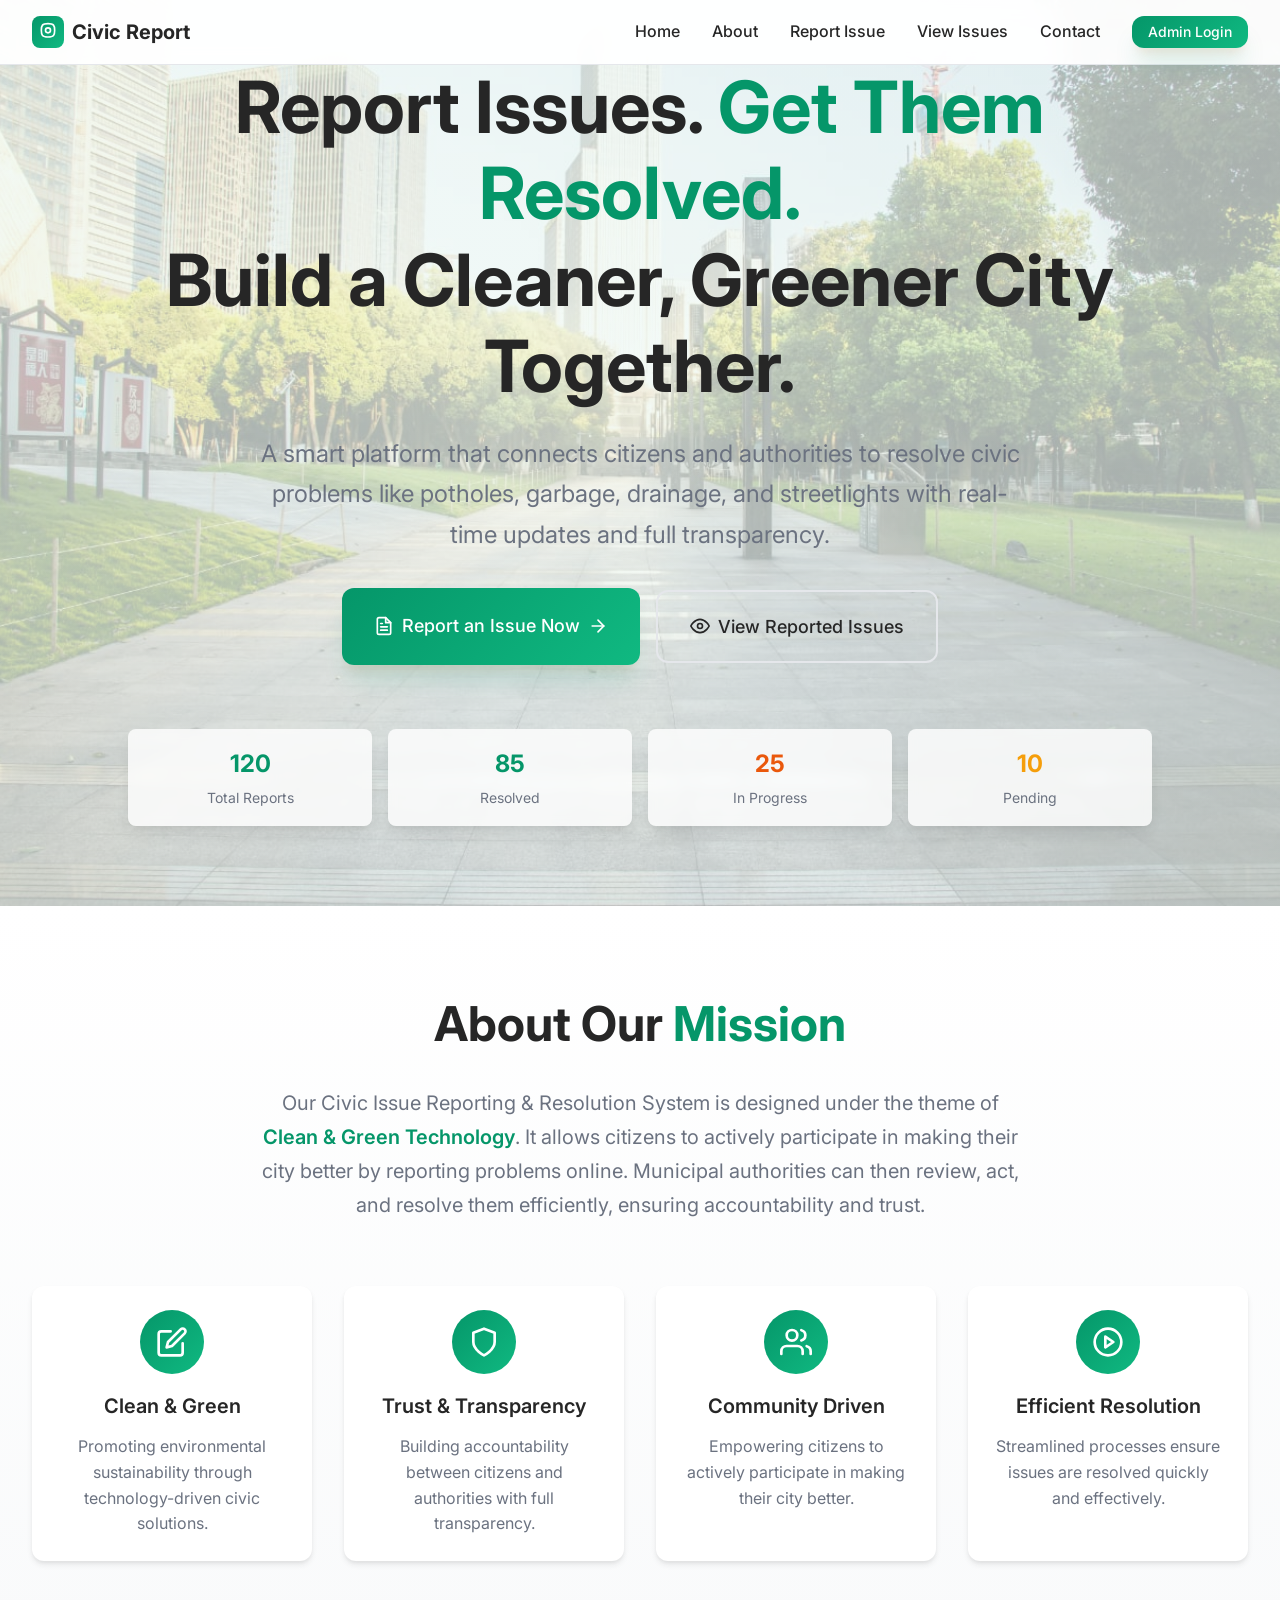
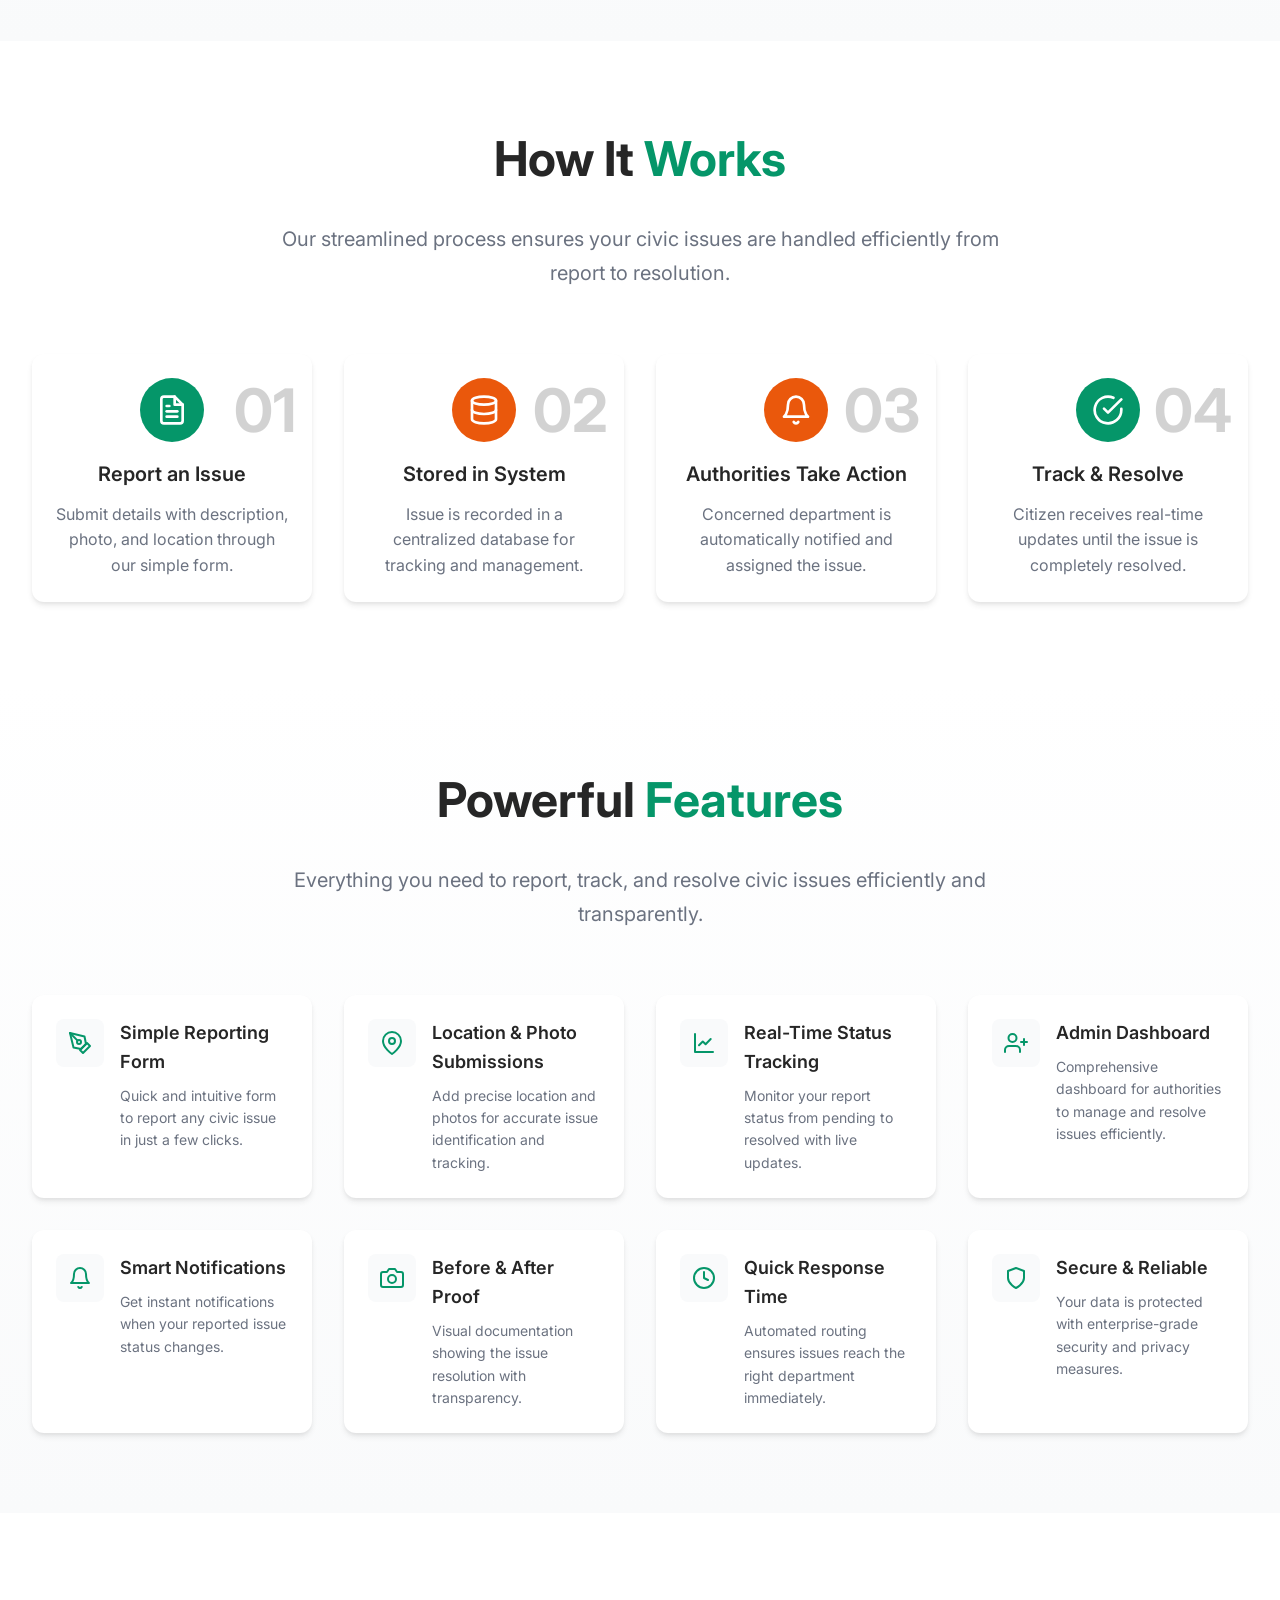
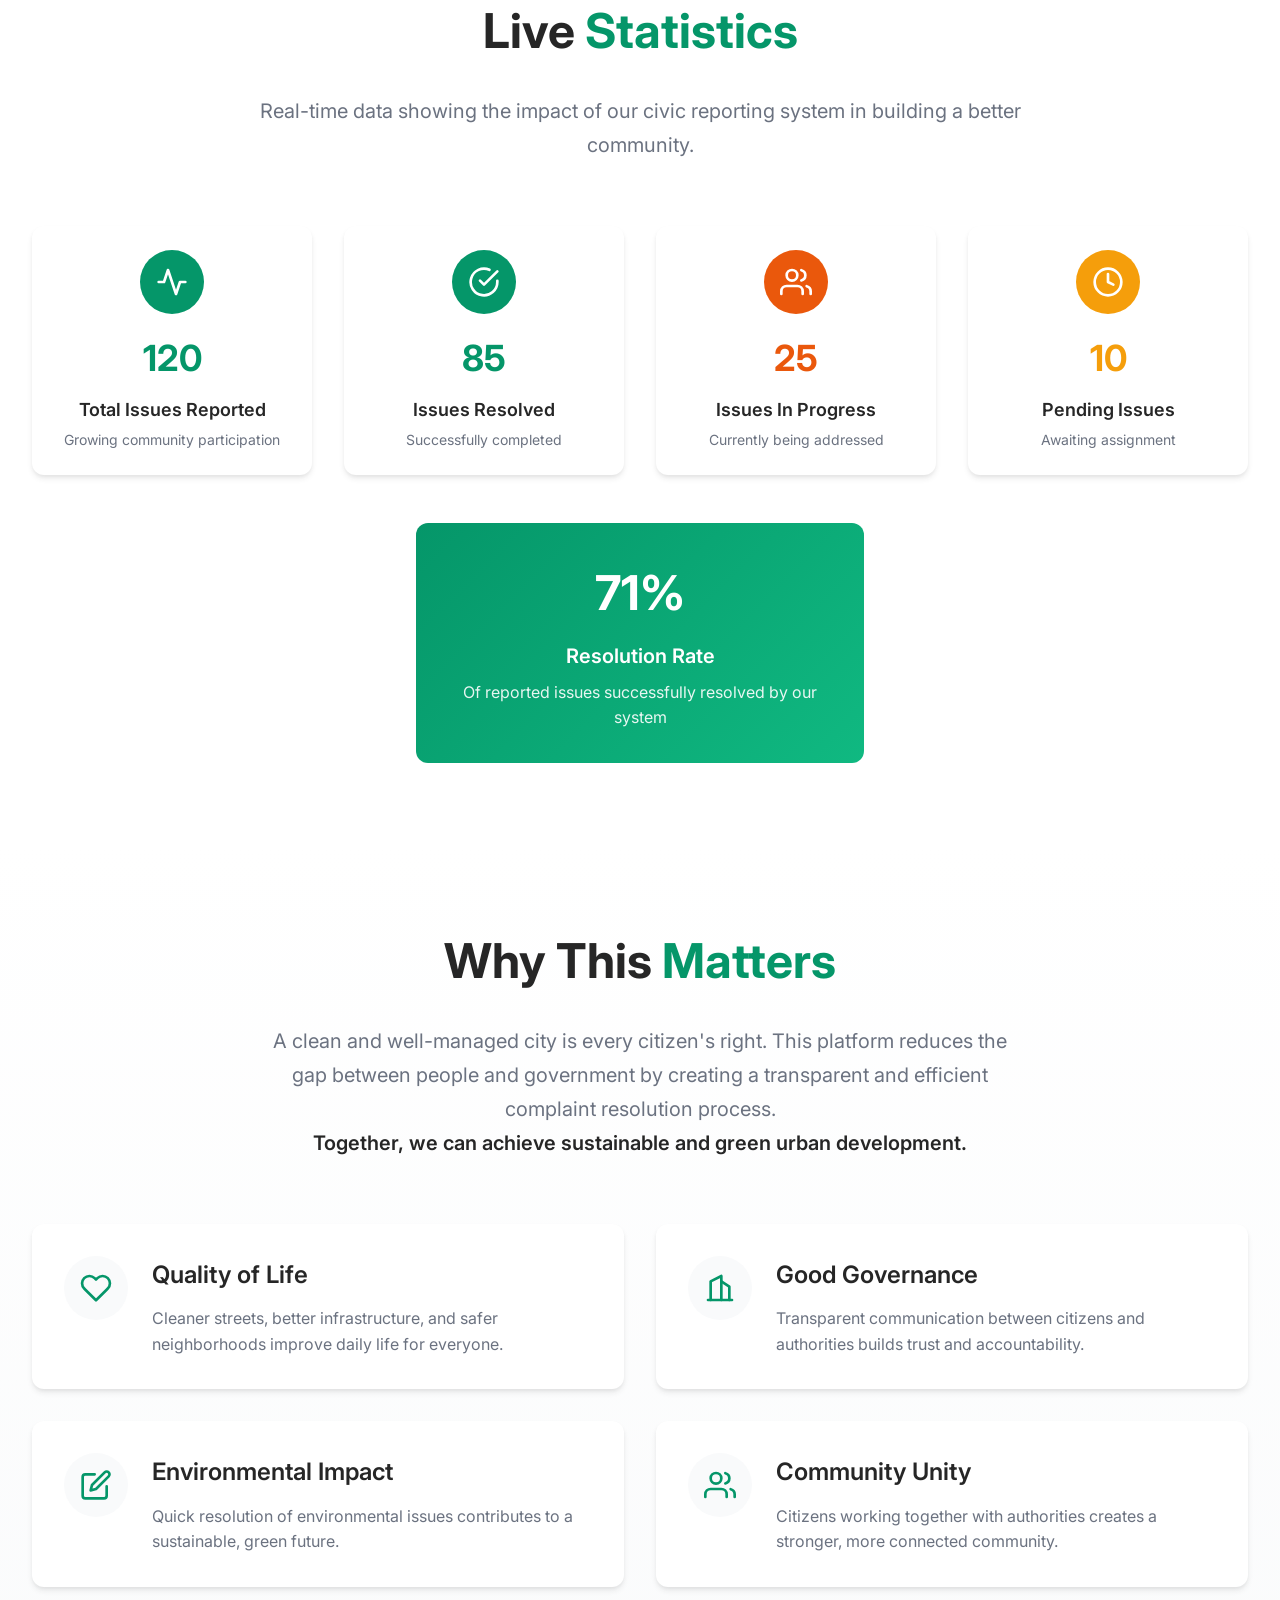
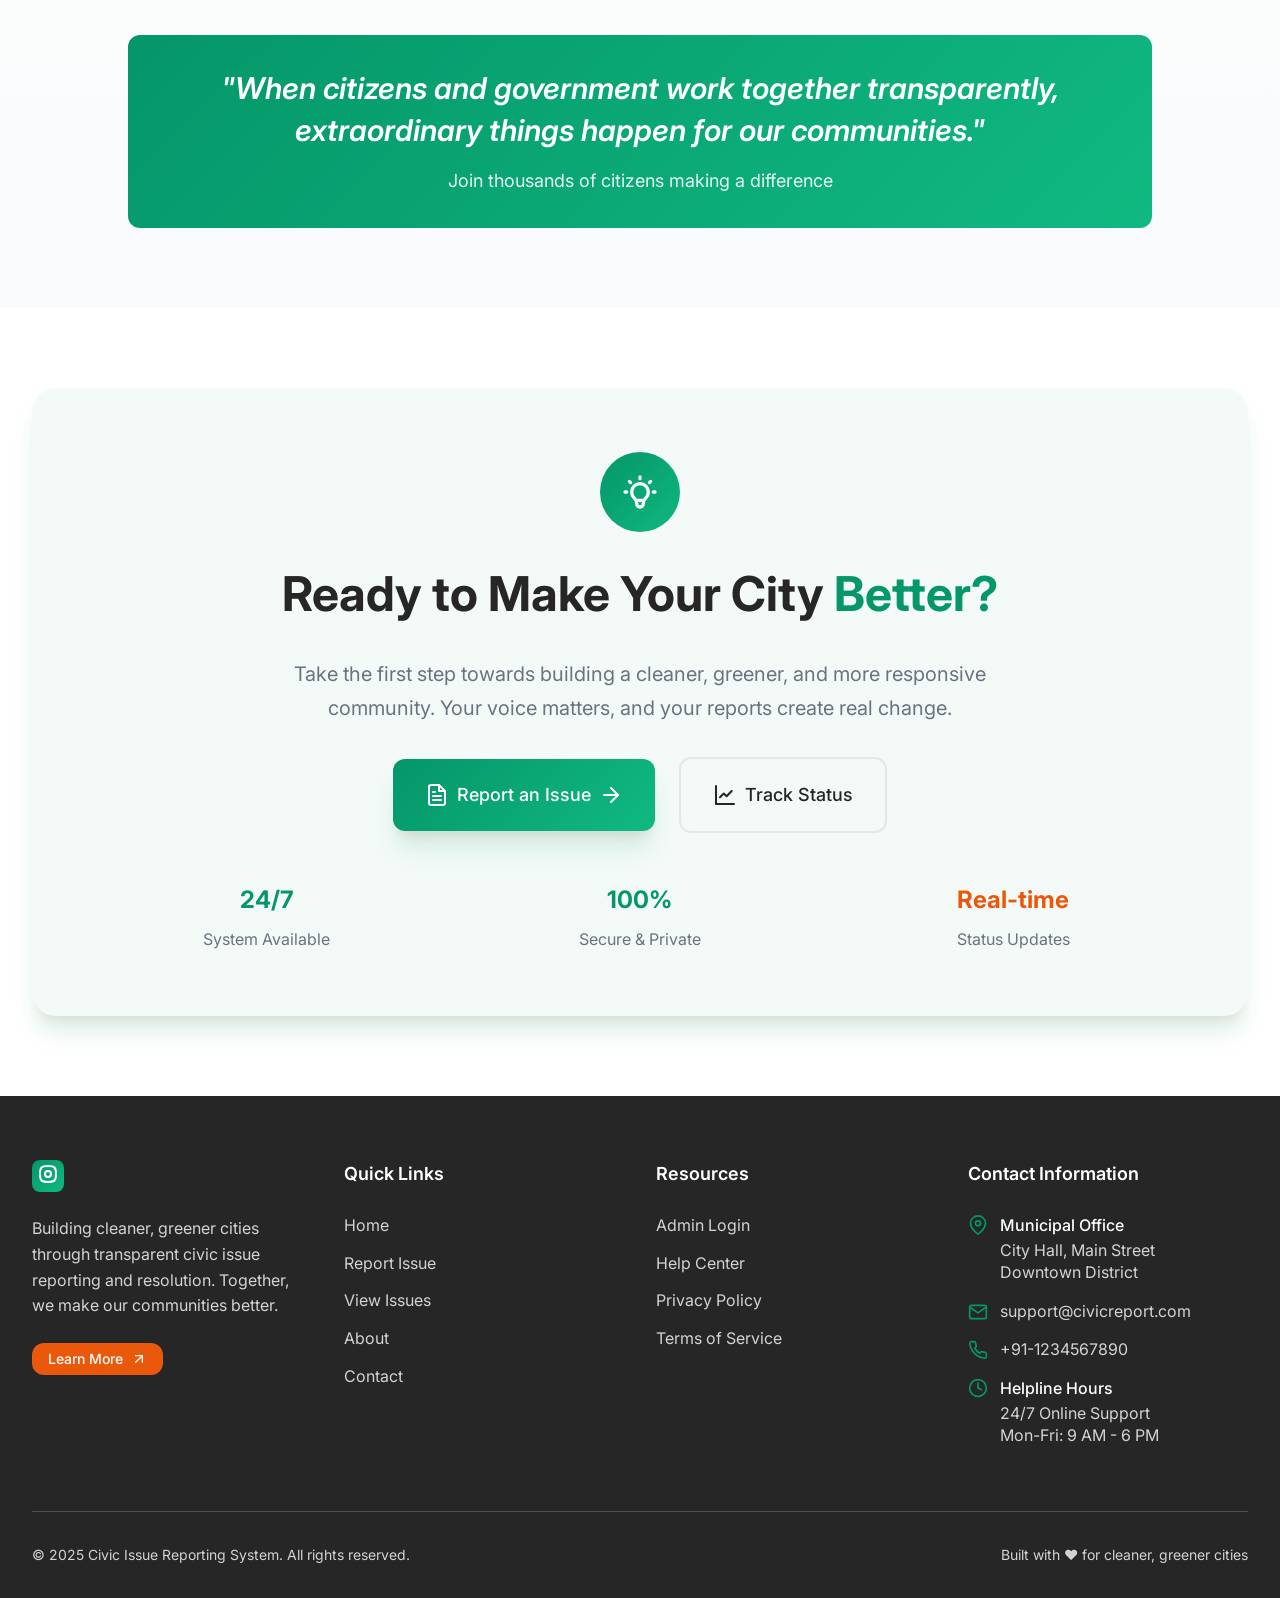
<file: index.html>
<!DOCTYPE html>
<html lang="en">
  <head>
    <meta charset="UTF-8">
    <meta name="viewport" content="width=device-width, initial-scale=1.0">
    <title>Civic Issue Reporting & Resolution System</title>
    <link rel="stylesheet" href="styles.css">
    <link rel="preconnect" href="https://fonts.googleapis.com">
    <link rel="preconnect" href="https://fonts.gstatic.com" crossorigin>
    <link href="https://fonts.googleapis.com/css2?family=Inter:wght@300;400;500;600;700;800;900&display=swap" rel="stylesheet">
</head>
<body>
    <!-- Navigation -->
    <nav class="nav" id="navigation">
        <div class="nav-container">
            <div class="nav-logo">
                <div class="logo-icon">
                    <svg width="20" height="20" viewBox="0 0 24 24" fill="none" stroke="currentColor" stroke-width="2" stroke-linecap="round" stroke-linejoin="round">
                        <path d="M20 10c0 6-1 8-8 8s-8-2-8-8 1-8 8-8 8 2 8 8z"/>
                        <circle cx="12" cy="10" r="3"/>
                    </svg>
                </div>
                <span class="logo-text">Civic Report</span>
            </div>

            <!-- Desktop Navigation -->
            <div class="nav-menu desktop-nav">
                <a href="index.html" class="nav-link active">Home</a>
                <a href="about.html" class="nav-link">About</a>
                <a href="report-issue.html" class="nav-link">Report Issue</a>
                <a href="view-issues.html" class="nav-link">View Issues</a>
                <a href="contact.html" class="nav-link">Contact</a>
                <a href="admin-login.html" class="btn btn-primary btn-sm">Admin Login</a>
            </div>

            <!-- Mobile menu button -->
            <button class="mobile-menu-btn" id="mobileMenuBtn">
                <svg class="menu-icon" width="24" height="24" viewBox="0 0 24 24" fill="none" stroke="currentColor" stroke-width="2" stroke-linecap="round" stroke-linejoin="round">
                    <line x1="3" y1="6" x2="21" y2="6"/>
                    <line x1="3" y1="12" x2="21" y2="12"/>
                    <line x1="3" y1="18" x2="21" y2="18"/>
                </svg>
                <svg class="close-icon hidden" width="24" height="24" viewBox="0 0 24 24" fill="none" stroke="currentColor" stroke-width="2" stroke-linecap="round" stroke-linejoin="round">
                    <line x1="18" y1="6" x2="6" y2="18"/>
                    <line x1="6" y1="6" x2="18" y2="18"/>
                </svg>
            </button>
        </div>

        <!-- Mobile Navigation -->
        <div class="mobile-nav hidden" id="mobileNav">
            <a href="index.html" class="mobile-nav-link active">Home</a>
            <a href="about.html" class="mobile-nav-link">About</a>
            <a href="report-issue.html" class="mobile-nav-link">Report Issue</a>
            <a href="view-issues.html" class="mobile-nav-link">View Issues</a>
            <a href="contact.html" class="mobile-nav-link">Contact</a>
            <a href="admin-login.html" class="btn btn-primary btn-sm mobile-admin-btn">Admin Login</a>
        </div>
    </nav>

    <!-- Hero Section -->
    <section id="home" class="hero">
        <!-- Background Image -->
        <div class="hero-bg">
            <img src="civic_hero.jpg" alt="Modern civic city" class="hero-img">
            <div class="hero-overlay"></div>
        </div>

        <!-- Content -->
        <div class="hero-content">
            <div class="hero-text">
                <h1 class="hero-title">
                    Report Issues. 
                    <span class="gradient-text">Get Them Resolved.</span>
                    <br>
                    Build a Cleaner, Greener City Together.
                </h1>
                
                <p class="hero-description">
                    A smart platform that connects citizens and authorities to resolve civic problems like potholes, 
                    garbage, drainage, and streetlights with real-time updates and full transparency.
                </p>

                <div class="hero-buttons">
                    <a href="report-issue.html" class="btn btn-primary btn-lg">
                        <svg width="20" height="20" viewBox="0 0 24 24" fill="none" stroke="currentColor" stroke-width="2" stroke-linecap="round" stroke-linejoin="round">
                            <path d="M14 2H6a2 2 0 0 0-2 2v16a2 2 0 0 0 2 2h12a2 2 0 0 0 2-2V8z"/>
                            <polyline points="14,2 14,8 20,8"/>
                            <line x1="16" y1="13" x2="8" y2="13"/>
                            <line x1="16" y1="17" x2="8" y2="17"/>
                            <polyline points="10,9 9,9 8,9"/>
                        </svg>
                        Report an Issue Now
                        <svg width="20" height="20" viewBox="0 0 24 24" fill="none" stroke="currentColor" stroke-width="2" stroke-linecap="round" stroke-linejoin="round">
                            <line x1="5" y1="12" x2="19" y2="12"/>
                            <polyline points="12,5 19,12 12,19"/>
                        </svg>
                    </a>
                    
                    <button class="btn btn-outline btn-lg" onclick="showNotification('View Issues feature coming soon!', 'info')">
                        <svg width="20" height="20" viewBox="0 0 24 24" fill="none" stroke="currentColor" stroke-width="2" stroke-linecap="round" stroke-linejoin="round">
                            <path d="M1 12s4-8 11-8 11 8 11 8-4 8-11 8-11-8-11-8z"/>
                            <circle cx="12" cy="12" r="3"/>
                        </svg>
                        View Reported Issues
                    </button>
                </div>
            </div>

            <!-- Floating stats cards -->
            <div class="hero-stats">
                <div class="stat-card">
                    <div class="stat-number success">120</div>
                    <div class="stat-label">Total Reports</div>
                </div>
                <div class="stat-card">
                    <div class="stat-number success">85</div>
                    <div class="stat-label">Resolved</div>
                </div>
                <div class="stat-card">
                    <div class="stat-number progress">25</div>
                    <div class="stat-label">In Progress</div>
                </div>
                <div class="stat-card">
                    <div class="stat-number warning">10</div>
                    <div class="stat-label">Pending</div>
                </div>
            </div>
        </div>
    </section>

    <!-- About Section -->
    <section id="about" class="about">
        <div class="container">
            <div class="section-header">
                <h2 class="section-title">
                    About Our <span class="gradient-text">Mission</span>
                </h2>
                <p class="section-description">
                    Our Civic Issue Reporting & Resolution System is designed under the theme of 
                    <span class="highlight">Clean & Green Technology</span>. 
                    It allows citizens to actively participate in making their city better by reporting problems online. 
                    Municipal authorities can then review, act, and resolve them efficiently, ensuring accountability and trust.
                </p>
            </div>

            <div class="values-grid">
                <div class="value-card">
                    <div class="value-icon">
                        <svg width="32" height="32" viewBox="0 0 24 24" fill="none" stroke="currentColor" stroke-width="2" stroke-linecap="round" stroke-linejoin="round">
                            <path d="M11 4H4a2 2 0 0 0-2 2v14a2 2 0 0 0 2 2h14a2 2 0 0 0 2-2v-7"/>
                            <path d="M18.5 2.5a2.121 2.121 0 0 1 3 3L12 15l-4 1 1-4 9.5-9.5z"/>
                        </svg>
                    </div>
                    <h3 class="value-title">Clean & Green</h3>
                    <p class="value-description">Promoting environmental sustainability through technology-driven civic solutions.</p>
                </div>

                <div class="value-card">
                    <div class="value-icon">
                        <svg width="32" height="32" viewBox="0 0 24 24" fill="none" stroke="currentColor" stroke-width="2" stroke-linecap="round" stroke-linejoin="round">
                            <path d="M12 22s8-4 8-10V5l-8-3-8 3v7c0 6 8 10 8 10z"/>
                        </svg>
                    </div>
                    <h3 class="value-title">Trust & Transparency</h3>
                    <p class="value-description">Building accountability between citizens and authorities with full transparency.</p>
                </div>

                <div class="value-card">
                    <div class="value-icon">
                        <svg width="32" height="32" viewBox="0 0 24 24" fill="none" stroke="currentColor" stroke-width="2" stroke-linecap="round" stroke-linejoin="round">
                            <path d="M17 21v-2a4 4 0 0 0-4-4H5a4 4 0 0 0-4 4v2"/>
                            <circle cx="9" cy="7" r="4"/>
                            <path d="M23 21v-2a4 4 0 0 0-3-3.87"/>
                            <path d="M16 3.13a4 4 0 0 1 0 7.75"/>
                        </svg>
                    </div>
                    <h3 class="value-title">Community Driven</h3>
                    <p class="value-description">Empowering citizens to actively participate in making their city better.</p>
                </div>

                <div class="value-card">
                    <div class="value-icon">
                        <svg width="32" height="32" viewBox="0 0 24 24" fill="none" stroke="currentColor" stroke-width="2" stroke-linecap="round" stroke-linejoin="round">
                            <circle cx="12" cy="12" r="10"/>
                            <polygon points="10,8 16,12 10,16 10,8"/>
                        </svg>
                    </div>
                    <h3 class="value-title">Efficient Resolution</h3>
                    <p class="value-description">Streamlined processes ensure issues are resolved quickly and effectively.</p>
                </div>
            </div>
        </div>
    </section>

    <!-- How It Works Section -->
    <section id="how-it-works" class="how-it-works">
        <div class="container">
            <div class="section-header">
                <h2 class="section-title">
                    How It <span class="gradient-text">Works</span>
                </h2>
                <p class="section-description">
                    Our streamlined process ensures your civic issues are handled efficiently from report to resolution.
                </p>
            </div>

            <div class="steps-grid">
                <div class="step-card">
                    <div class="step-number">01</div>
                    <div class="step-icon primary">
                        <svg width="32" height="32" viewBox="0 0 24 24" fill="none" stroke="currentColor" stroke-width="2" stroke-linecap="round" stroke-linejoin="round">
                            <path d="M14 2H6a2 2 0 0 0-2 2v16a2 2 0 0 0 2 2h12a2 2 0 0 0 2-2V8z"/>
                            <polyline points="14,2 14,8 20,8"/>
                            <line x1="16" y1="13" x2="8" y2="13"/>
                            <line x1="16" y1="17" x2="8" y2="17"/>
                            <polyline points="10,9 9,9 8,9"/>
                        </svg>
                    </div>
                    <h3 class="step-title">Report an Issue</h3>
                    <p class="step-description">Submit details with description, photo, and location through our simple form.</p>
                </div>

                <div class="step-card">
                    <div class="step-number">02</div>
                    <div class="step-icon trust-orange">
                        <svg width="32" height="32" viewBox="0 0 24 24" fill="none" stroke="currentColor" stroke-width="2" stroke-linecap="round" stroke-linejoin="round">
                            <ellipse cx="12" cy="5" rx="9" ry="3"/>
                            <path d="M21 12c0 1.66-4 3-9 3s-9-1.34-9-3"/>
                            <path d="M3 5v14c0 1.66 4 3 9 3s9-1.34 9-3V5"/>
                        </svg>
                    </div>
                    <h3 class="step-title">Stored in System</h3>
                    <p class="step-description">Issue is recorded in a centralized database for tracking and management.</p>
                </div>

                <div class="step-card">
                    <div class="step-number">03</div>
                    <div class="step-icon progress">
                        <svg width="32" height="32" viewBox="0 0 24 24" fill="none" stroke="currentColor" stroke-width="2" stroke-linecap="round" stroke-linejoin="round">
                            <path d="M6 8a6 6 0 0 1 12 0c0 7 3 9 3 9H3s3-2 3-9"/>
                            <path d="M10.3 21a1.94 1.94 0 0 0 3.4 0"/>
                        </svg>
                    </div>
                    <h3 class="step-title">Authorities Take Action</h3>
                    <p class="step-description">Concerned department is automatically notified and assigned the issue.</p>
                </div>

                <div class="step-card">
                    <div class="step-number">04</div>
                    <div class="step-icon success">
                        <svg width="32" height="32" viewBox="0 0 24 24" fill="none" stroke="currentColor" stroke-width="2" stroke-linecap="round" stroke-linejoin="round">
                            <path d="M22 11.08V12a10 10 0 1 1-5.93-9.14"/>
                            <polyline points="22,4 12,14.01 9,11.01"/>
                        </svg>
                    </div>
                    <h3 class="step-title">Track & Resolve</h3>
                    <p class="step-description">Citizen receives real-time updates until the issue is completely resolved.</p>
                </div>
            </div>
        </div>
    </section>

    <!-- Features Section -->
    <section id="features" class="features">
        <div class="container">
            <div class="section-header">
                <h2 class="section-title">
                    Powerful <span class="gradient-text">Features</span>
                </h2>
                <p class="section-description">
                    Everything you need to report, track, and resolve civic issues efficiently and transparently.
                </p>
            </div>

            <div class="features-grid">
                <div class="feature-card">
                    <div class="feature-icon">
                        <svg width="24" height="24" viewBox="0 0 24 24" fill="none" stroke="currentColor" stroke-width="2" stroke-linecap="round" stroke-linejoin="round">
                            <path d="M12 19l7-7 3 3-7 7-3-3z"/>
                            <path d="M18 13l-1.5-7.5L2 2l3.5 14.5L13 18l5-5z"/>
                            <path d="M2 2l7.586 7.586"/>
                            <circle cx="11" cy="11" r="2"/>
                        </svg>
                    </div>
                    <div class="feature-content">
                        <h3 class="feature-title">Simple Reporting Form</h3>
                        <p class="feature-description">Quick and intuitive form to report any civic issue in just a few clicks.</p>
                    </div>
                </div>

                <div class="feature-card">
                    <div class="feature-icon">
                        <svg width="24" height="24" viewBox="0 0 24 24" fill="none" stroke="currentColor" stroke-width="2" stroke-linecap="round" stroke-linejoin="round">
                            <path d="M21 10c0 7-9 13-9 13s-9-6-9-13a9 9 0 0 1 18 0z"/>
                            <circle cx="12" cy="10" r="3"/>
                        </svg>
                    </div>
                    <div class="feature-content">
                        <h3 class="feature-title">Location & Photo Submissions</h3>
                        <p class="feature-description">Add precise location and photos for accurate issue identification and tracking.</p>
                    </div>
                </div>

                <div class="feature-card">
                    <div class="feature-icon">
                        <svg width="24" height="24" viewBox="0 0 24 24" fill="none" stroke="currentColor" stroke-width="2" stroke-linecap="round" stroke-linejoin="round">
                            <path d="M3 3v18h18"/>
                            <path d="M18.7 8l-5.1 5.2-2.8-2.7L7 14.3"/>
                        </svg>
                    </div>
                    <div class="feature-content">
                        <h3 class="feature-title">Real-Time Status Tracking</h3>
                        <p class="feature-description">Monitor your report status from pending to resolved with live updates.</p>
                    </div>
                </div>

                <div class="feature-card">
                    <div class="feature-icon">
                        <svg width="24" height="24" viewBox="0 0 24 24" fill="none" stroke="currentColor" stroke-width="2" stroke-linecap="round" stroke-linejoin="round">
                            <path d="M16 21v-2a4 4 0 0 0-4-4H5a4 4 0 0 0-4 4v2"/>
                            <circle cx="8.5" cy="7" r="4"/>
                            <path d="M20 8v6"/>
                            <path d="M23 11h-6"/>
                        </svg>
                    </div>
                    <div class="feature-content">
                        <h3 class="feature-title">Admin Dashboard</h3>
                        <p class="feature-description">Comprehensive dashboard for authorities to manage and resolve issues efficiently.</p>
                    </div>
                </div>

                <div class="feature-card">
                    <div class="feature-icon">
                        <svg width="24" height="24" viewBox="0 0 24 24" fill="none" stroke="currentColor" stroke-width="2" stroke-linecap="round" stroke-linejoin="round">
                            <path d="M6 8a6 6 0 0 1 12 0c0 7 3 9 3 9H3s3-2 3-9"/>
                            <path d="M10.3 21a1.94 1.94 0 0 0 3.4 0"/>
                        </svg>
                    </div>
                    <div class="feature-content">
                        <h3 class="feature-title">Smart Notifications</h3>
                        <p class="feature-description">Get instant notifications when your reported issue status changes.</p>
                    </div>
                </div>

                <div class="feature-card">
                    <div class="feature-icon">
                        <svg width="24" height="24" viewBox="0 0 24 24" fill="none" stroke="currentColor" stroke-width="2" stroke-linecap="round" stroke-linejoin="round">
                            <path d="M23 19a2 2 0 0 1-2 2H3a2 2 0 0 1-2-2V8a2 2 0 0 1 2-2h4l2-3h6l2 3h4a2 2 0 0 1 2 2z"/>
                            <circle cx="12" cy="13" r="4"/>
                        </svg>
                    </div>
                    <div class="feature-content">
                        <h3 class="feature-title">Before & After Proof</h3>
                        <p class="feature-description">Visual documentation showing the issue resolution with transparency.</p>
                    </div>
                </div>

                <div class="feature-card">
                    <div class="feature-icon">
                        <svg width="24" height="24" viewBox="0 0 24 24" fill="none" stroke="currentColor" stroke-width="2" stroke-linecap="round" stroke-linejoin="round">
                            <circle cx="12" cy="12" r="10"/>
                            <polyline points="12,6 12,12 16,14"/>
                        </svg>
                    </div>
                    <div class="feature-content">
                        <h3 class="feature-title">Quick Response Time</h3>
                        <p class="feature-description">Automated routing ensures issues reach the right department immediately.</p>
                    </div>
                </div>

                <div class="feature-card">
                    <div class="feature-icon">
                        <svg width="24" height="24" viewBox="0 0 24 24" fill="none" stroke="currentColor" stroke-width="2" stroke-linecap="round" stroke-linejoin="round">
                            <path d="M12 22s8-4 8-10V5l-8-3-8 3v7c0 6 8 10 8 10z"/>
                        </svg>
                    </div>
                    <div class="feature-content">
                        <h3 class="feature-title">Secure & Reliable</h3>
                        <p class="feature-description">Your data is protected with enterprise-grade security and privacy measures.</p>
                    </div>
                </div>
            </div>
        </div>
    </section>

    <!-- Stats Section -->
    <section id="stats" class="stats">
        <div class="container">
            <div class="section-header">
                <h2 class="section-title">
                    Live <span class="gradient-text">Statistics</span>
                </h2>
                <p class="section-description">
                    Real-time data showing the impact of our civic reporting system in building a better community.
                </p>
            </div>

            <div class="stats-grid">
                <div class="stat-card-large">
                    <div class="stat-icon-large primary">
                        <svg width="32" height="32" viewBox="0 0 24 24" fill="none" stroke="currentColor" stroke-width="2" stroke-linecap="round" stroke-linejoin="round">
                            <polyline points="22,12 18,12 15,21 9,3 6,12 2,12"/>
                        </svg>
                    </div>
                    <div class="stat-number-large primary">120</div>
                    <h3 class="stat-title-large">Total Issues Reported</h3>
                    <p class="stat-description-large">Growing community participation</p>
                </div>

                <div class="stat-card-large">
                    <div class="stat-icon-large success">
                        <svg width="32" height="32" viewBox="0 0 24 24" fill="none" stroke="currentColor" stroke-width="2" stroke-linecap="round" stroke-linejoin="round">
                            <path d="M22 11.08V12a10 10 0 1 1-5.93-9.14"/>
                            <polyline points="22,4 12,14.01 9,11.01"/>
                        </svg>
                    </div>
                    <div class="stat-number-large success">85</div>
                    <h3 class="stat-title-large">Issues Resolved</h3>
                    <p class="stat-description-large">Successfully completed</p>
                </div>

                <div class="stat-card-large">
                    <div class="stat-icon-large progress">
                        <svg width="32" height="32" viewBox="0 0 24 24" fill="none" stroke="currentColor" stroke-width="2" stroke-linecap="round" stroke-linejoin="round">
                            <path d="M17 21v-2a4 4 0 0 0-4-4H5a4 4 0 0 0-4 4v2"/>
                            <circle cx="9" cy="7" r="4"/>
                            <path d="M23 21v-2a4 4 0 0 0-3-3.87"/>
                            <path d="M16 3.13a4 4 0 0 1 0 7.75"/>
                        </svg>
                    </div>
                    <div class="stat-number-large progress">25</div>
                    <h3 class="stat-title-large">Issues In Progress</h3>
                    <p class="stat-description-large">Currently being addressed</p>
                </div>

                <div class="stat-card-large">
                    <div class="stat-icon-large warning">
                        <svg width="32" height="32" viewBox="0 0 24 24" fill="none" stroke="currentColor" stroke-width="2" stroke-linecap="round" stroke-linejoin="round">
                            <circle cx="12" cy="12" r="10"/>
                            <polyline points="12,6 12,12 16,14"/>
                        </svg>
                    </div>
                    <div class="stat-number-large warning">10</div>
                    <h3 class="stat-title-large">Pending Issues</h3>
                    <p class="stat-description-large">Awaiting assignment</p>
                </div>
            </div>

            <!-- Resolution Rate Card -->
            <div class="resolution-card">
                <div class="resolution-number">71%</div>
                <h3 class="resolution-title">Resolution Rate</h3>
                <p class="resolution-description">Of reported issues successfully resolved by our system</p>
            </div>
        </div>
    </section>

    <!-- Why It Matters Section -->
    <section id="why-it-matters" class="why-it-matters">
        <div class="container">
            <div class="section-header">
                <h2 class="section-title">
                    Why This <span class="gradient-text">Matters</span>
                </h2>
                <div class="section-description">
                    <p>A clean and well-managed city is every citizen's right. This platform reduces the gap between 
                    people and government by creating a transparent and efficient complaint resolution process.</p>
                    <p class="highlight-text">Together, we can achieve sustainable and green urban development.</p>
                </div>
            </div>

            <div class="impacts-grid">
                <div class="impact-card">
                    <div class="impact-icon">
                        <svg width="32" height="32" viewBox="0 0 24 24" fill="none" stroke="currentColor" stroke-width="2" stroke-linecap="round" stroke-linejoin="round">
                            <path d="M20.84 4.61a5.5 5.5 0 0 0-7.78 0L12 5.67l-1.06-1.06a5.5 5.5 0 0 0-7.78 7.78l1.06 1.06L12 21.23l7.78-7.78 1.06-1.06a5.5 5.5 0 0 0 0-7.78z"/>
                        </svg>
                    </div>
                    <div class="impact-content">
                        <h3 class="impact-title">Quality of Life</h3>
                        <p class="impact-description">Cleaner streets, better infrastructure, and safer neighborhoods improve daily life for everyone.</p>
                    </div>
                </div>

                <div class="impact-card">
                    <div class="impact-icon">
                        <svg width="32" height="32" viewBox="0 0 24 24" fill="none" stroke="currentColor" stroke-width="2" stroke-linecap="round" stroke-linejoin="round">
                            <path d="M3 21h18"/>
                            <path d="M5 21V7l8-4v18"/>
                            <path d="M19 21V11l-6-4"/>
                        </svg>
                    </div>
                    <div class="impact-content">
                        <h3 class="impact-title">Good Governance</h3>
                        <p class="impact-description">Transparent communication between citizens and authorities builds trust and accountability.</p>
                    </div>
                </div>

                <div class="impact-card">
                    <div class="impact-icon">
                        <svg width="32" height="32" viewBox="0 0 24 24" fill="none" stroke="currentColor" stroke-width="2" stroke-linecap="round" stroke-linejoin="round">
                            <path d="M11 4H4a2 2 0 0 0-2 2v14a2 2 0 0 0 2 2h14a2 2 0 0 0 2-2v-7"/>
                            <path d="M18.5 2.5a2.121 2.121 0 0 1 3 3L12 15l-4 1 1-4 9.5-9.5z"/>
                        </svg>
                    </div>
                    <div class="impact-content">
                        <h3 class="impact-title">Environmental Impact</h3>
                        <p class="impact-description">Quick resolution of environmental issues contributes to a sustainable, green future.</p>
                    </div>
                </div>

                <div class="impact-card">
                    <div class="impact-icon">
                        <svg width="32" height="32" viewBox="0 0 24 24" fill="none" stroke="currentColor" stroke-width="2" stroke-linecap="round" stroke-linejoin="round">
                            <path d="M17 21v-2a4 4 0 0 0-4-4H5a4 4 0 0 0-4 4v2"/>
                            <circle cx="9" cy="7" r="4"/>
                            <path d="M23 21v-2a4 4 0 0 0-3-3.87"/>
                            <path d="M16 3.13a4 4 0 0 1 0 7.75"/>
                        </svg>
                    </div>
                    <div class="impact-content">
                        <h3 class="impact-title">Community Unity</h3>
                        <p class="impact-description">Citizens working together with authorities creates a stronger, more connected community.</p>
                    </div>
                </div>
            </div>

            <!-- Call-to-action quote -->
            <div class="quote-card">
                <blockquote class="quote-text">
                    "When citizens and government work together transparently, 
                    extraordinary things happen for our communities."
                </blockquote>
                <p class="quote-subtitle">Join thousands of citizens making a difference</p>
            </div>
        </div>
    </section>

    <!-- CTA Section -->
    <section id="cta" class="cta">
        <div class="container">
            <div class="cta-card">
                <div class="cta-icon">
                    <svg width="40" height="40" viewBox="0 0 24 24" fill="none" stroke="currentColor" stroke-width="2" stroke-linecap="round" stroke-linejoin="round">
                        <path d="M9.663 17h4.673M12 3v1m6.364 1.636l-.707.707M21 12h-1M4 12H3m3.343-5.657l-.707-.707m2.828 9.9a5 5 0 1 1 7.072 0l-.548.547A3.374 3.374 0 0 0 14 18.469V19a2 2 0 1 1-4 0v-.531c0-.895-.356-1.754-.988-2.386l-.548-.547z"/>
                    </svg>
                </div>
                
                <h2 class="cta-title">
                    Ready to Make Your City <span class="gradient-text">Better?</span>
                </h2>
                
                <p class="cta-description">
                    Take the first step towards building a cleaner, greener, and more responsive community. 
                    Your voice matters, and your reports create real change.
                </p>

                <div class="cta-buttons">
                    <button class="btn btn-primary btn-lg">
                        <svg width="24" height="24" viewBox="0 0 24 24" fill="none" stroke="currentColor" stroke-width="2" stroke-linecap="round" stroke-linejoin="round">
                            <path d="M14 2H6a2 2 0 0 0-2 2v16a2 2 0 0 0 2 2h12a2 2 0 0 0 2-2V8z"/>
                            <polyline points="14,2 14,8 20,8"/>
                            <line x1="16" y1="13" x2="8" y2="13"/>
                            <line x1="16" y1="17" x2="8" y2="17"/>
                            <polyline points="10,9 9,9 8,9"/>
                        </svg>
                        Report an Issue
                        <svg width="24" height="24" viewBox="0 0 24 24" fill="none" stroke="currentColor" stroke-width="2" stroke-linecap="round" stroke-linejoin="round">
                            <line x1="5" y1="12" x2="19" y2="12"/>
                            <polyline points="12,5 19,12 12,19"/>
                        </svg>
                    </button>
                    
                    <button class="btn btn-outline btn-lg">
                        <svg width="24" height="24" viewBox="0 0 24 24" fill="none" stroke="currentColor" stroke-width="2" stroke-linecap="round" stroke-linejoin="round">
                            <path d="M3 3v18h18"/>
                            <path d="M18.7 8l-5.1 5.2-2.8-2.7L7 14.3"/>
                        </svg>
                        Track Status
                    </button>
                </div>

                <!-- Trust indicators -->
                <div class="trust-indicators">
                    <div class="trust-item">
                        <div class="trust-number success">24/7</div>
                        <div class="trust-label">System Available</div>
                    </div>
                    <div class="trust-item">
                        <div class="trust-number primary">100%</div>
                        <div class="trust-label">Secure & Private</div>
                    </div>
                    <div class="trust-item">
                        <div class="trust-number progress">Real-time</div>
                        <div class="trust-label">Status Updates</div>
                    </div>
                </div>
            </div>
        </div>
    </section>

    <!-- Footer -->
    <footer class="footer">
        <div class="container">
            <!-- Main Footer Content -->
            <div class="footer-content">
                <!-- Brand Section -->
                <div class="footer-brand">
                    <div class="footer-logo">
                        <div class="logo-icon">
                            <svg width="24" height="24" viewBox="0 0 24 24" fill="none" stroke="currentColor" stroke-width="2" stroke-linecap="round" stroke-linejoin="round">
                                <path d="M20 10c0 6-1 8-8 8s-8-2-8-8 1-8 8-8 8 2 8 8z"/>
                                <circle cx="12" cy="10" r="3"/>
                            </svg>
                        </div>
                        <span class="logo-text">Civic Report</span>
                    </div>
                    <p class="footer-description">
                        Building cleaner, greener cities through transparent civic issue reporting 
                        and resolution. Together, we make our communities better.
                    </p>
                    <button class="btn btn-secondary btn-sm">
                        Learn More 
                        <svg width="16" height="16" viewBox="0 0 24 24" fill="none" stroke="currentColor" stroke-width="2" stroke-linecap="round" stroke-linejoin="round">
                            <path d="M7 17L17 7"/>
                            <path d="M7 7h10v10"/>
                        </svg>
                    </button>
                </div>

                <!-- Quick Links -->
                <div class="footer-section">
                    <h3 class="footer-title">Quick Links</h3>
                    <ul class="footer-links">
                        <li><a href="#home">Home</a></li>
                        <li><a href="#report">Report Issue</a></li>
                        <li><a href="#issues">View Issues</a></li>
                        <li><a href="#about">About</a></li>
                        <li><a href="#contact">Contact</a></li>
                    </ul>
                </div>

                <!-- Resources -->
                <div class="footer-section">
                    <h3 class="footer-title">Resources</h3>
                    <ul class="footer-links">
                        <li><a href="#admin">Admin Login</a></li>
                        <li><a href="#help">Help Center</a></li>
                        <li><a href="#privacy">Privacy Policy</a></li>
                        <li><a href="#terms">Terms of Service</a></li>
                    </ul>
                </div>

                <!-- Contact Info -->
                <div class="footer-section">
                    <h3 class="footer-title">Contact Information</h3>
                    <div class="contact-info">
                        <div class="contact-item">
                            <svg width="20" height="20" viewBox="0 0 24 24" fill="none" stroke="currentColor" stroke-width="2" stroke-linecap="round" stroke-linejoin="round">
                                <path d="M21 10c0 7-9 13-9 13s-9-6-9-13a9 9 0 0 1 18 0z"/>
                                <circle cx="12" cy="10" r="3"/>
                            </svg>
                            <div>
                                <div class="contact-label">Municipal Office</div>
                                <div class="contact-value">City Hall, Main Street<br>Downtown District</div>
                            </div>
                        </div>
                        
                        <div class="contact-item">
                            <svg width="20" height="20" viewBox="0 0 24 24" fill="none" stroke="currentColor" stroke-width="2" stroke-linecap="round" stroke-linejoin="round">
                                <path d="M4 4h16c1.1 0 2 .9 2 2v12c0 1.1-.9 2-2 2H4c-1.1 0-2-.9-2-2V6c0-1.1.9-2 2-2z"/>
                                <polyline points="22,6 12,13 2,6"/>
                            </svg>
                            <a href="mailto:support@civicreport.com" class="contact-value">support@civicreport.com</a>
                        </div>
                        
                        <div class="contact-item">
                            <svg width="20" height="20" viewBox="0 0 24 24" fill="none" stroke="currentColor" stroke-width="2" stroke-linecap="round" stroke-linejoin="round">
                                <path d="M22 16.92v3a2 2 0 0 1-2.18 2 19.79 19.79 0 0 1-8.63-3.07 19.5 19.5 0 0 1-6-6 19.79 19.79 0 0 1-3.07-8.67A2 2 0 0 1 4.11 2h3a2 2 0 0 1 2 1.72 12.84 12.84 0 0 0 .7 2.81 2 2 0 0 1-.45 2.11L8.09 9.91a16 16 0 0 0 6 6l1.27-1.27a2 2 0 0 1 2.11-.45 12.84 12.84 0 0 0 2.81.7A2 2 0 0 1 22 16.92z"/>
                            </svg>
                            <a href="tel:+911234567890" class="contact-value">+91-1234567890</a>
                        </div>
                        
                        <div class="contact-item">
                            <svg width="20" height="20" viewBox="0 0 24 24" fill="none" stroke="currentColor" stroke-width="2" stroke-linecap="round" stroke-linejoin="round">
                                <circle cx="12" cy="12" r="10"/>
                                <polyline points="12,6 12,12 16,14"/>
                            </svg>
                            <div>
                                <div class="contact-label">Helpline Hours</div>
                                <div class="contact-value">24/7 Online Support<br>Mon-Fri: 9 AM - 6 PM</div>
                            </div>
                        </div>
                    </div>
                </div>
            </div>

            <!-- Bottom Bar -->
            <div class="footer-bottom">
                <div class="footer-copyright">
                    © 2025 Civic Issue Reporting System. All rights reserved.
                </div>
                <div class="footer-tagline">
                    Built with ❤️ for cleaner, greener cities
                </div>
            </div>
        </div>
    </footer>

    <script src="script.js"></script>
  </body>
</html>
</file>
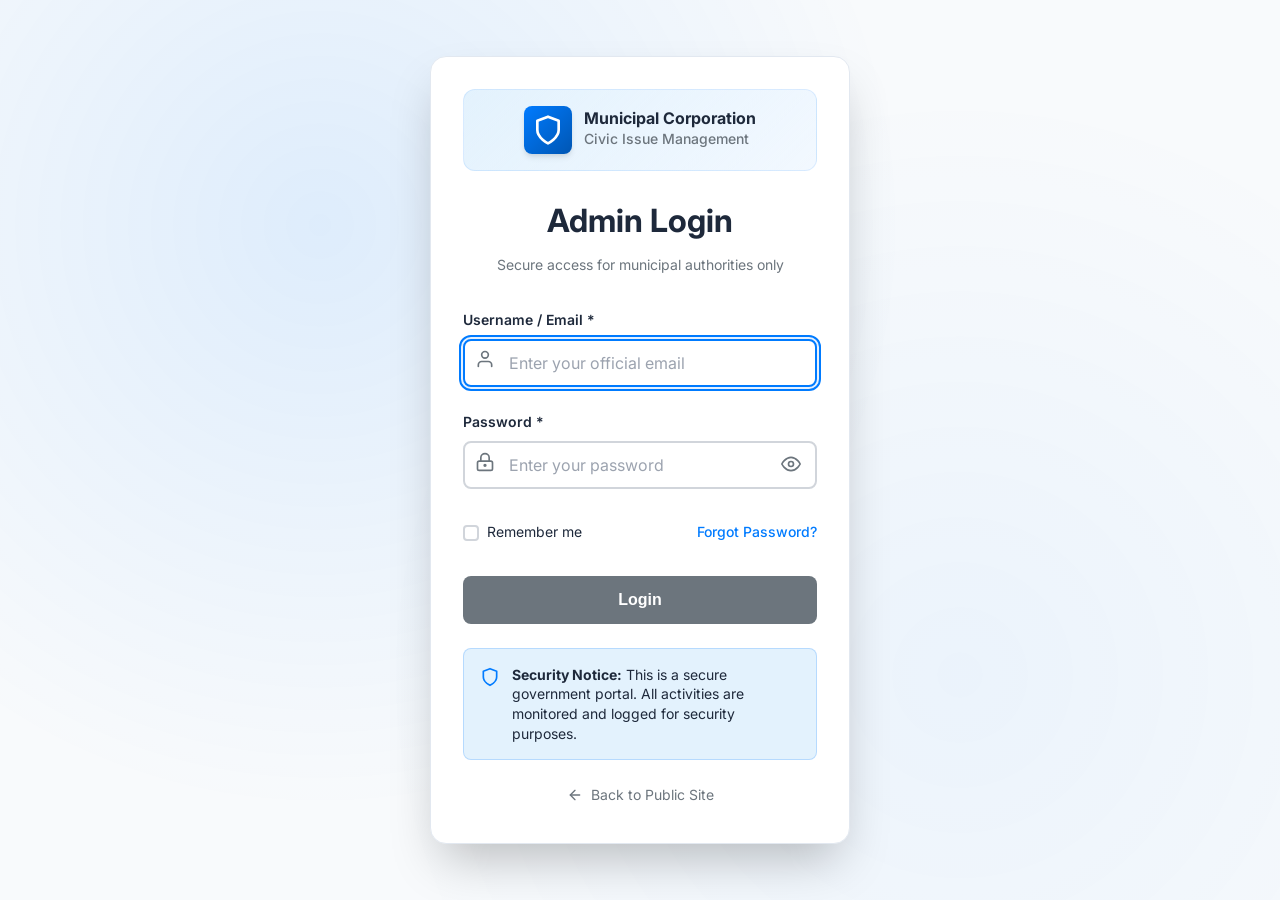
<file: admin-login.html>
<!DOCTYPE html>
<html lang="en">
<head>
    <meta charset="UTF-8">
    <meta name="viewport" content="width=device-width, initial-scale=1.0">
    <title>Admin Login - Civic Issue Reporting System</title>
    <link rel="stylesheet" href="admin-login-styles.css">
    <link rel="preconnect" href="https://fonts.googleapis.com">
    <link rel="preconnect" href="https://fonts.gstatic.com" crossorigin>
    <link href="https://fonts.googleapis.com/css2?family=Inter:wght@300;400;500;600;700;800;900&display=swap" rel="stylesheet">
</head>
<body>
    <!-- Background Pattern -->
    <div class="background-pattern"></div>
    
    <!-- Main Container -->
    <div class="login-container">
        <!-- Header Section -->
        <div class="login-header">
            <div class="municipal-logo">
                <div class="logo-icon">
                    <svg width="32" height="32" viewBox="0 0 24 24" fill="none" stroke="currentColor" stroke-width="2" stroke-linecap="round" stroke-linejoin="round">
                        <path d="M12 22s8-4 8-10V5l-8-3-8 3v7c0 6 8 10 8 10z"/>
                    </svg>
                </div>
                <div class="logo-text">
                    <span class="municipal-name">Municipal Corporation</span>
                    <span class="system-name">Civic Issue Management</span>
                </div>
            </div>
            
            <h1 class="login-title">Admin Login</h1>
            <p class="login-subtitle">Secure access for municipal authorities only</p>
        </div>

        <!-- Login Form -->
        <div class="login-form-container">
            <form id="adminLoginForm" class="login-form">
                <div class="form-group">
                    <label for="username" class="form-label">Username / Email *</label>
                    <div class="input-group">
                        <div class="input-icon">
                            <svg width="20" height="20" viewBox="0 0 24 24" fill="none" stroke="currentColor" stroke-width="2" stroke-linecap="round" stroke-linejoin="round">
                                <path d="M20 21v-2a4 4 0 0 0-4-4H8a4 4 0 0 0-4 4v2"/>
                                <circle cx="12" cy="7" r="4"/>
                            </svg>
                        </div>
                        <input 
                            type="text" 
                            id="username" 
                            name="username" 
                            class="form-input" 
                            placeholder="Enter your official email"
                            required
                            autocomplete="username"
                        >
                    </div>
                    <div class="form-error" id="usernameError"></div>
                </div>

                <div class="form-group">
                    <label for="password" class="form-label">Password *</label>
                    <div class="input-group">
                        <div class="input-icon">
                            <svg width="20" height="20" viewBox="0 0 24 24" fill="none" stroke="currentColor" stroke-width="2" stroke-linecap="round" stroke-linejoin="round">
                                <rect x="3" y="11" width="18" height="11" rx="2" ry="2"/>
                                <circle cx="12" cy="16" r="1"/>
                                <path d="M7 11V7a5 5 0 0 1 10 0v4"/>
                            </svg>
                        </div>
                        <input 
                            type="password" 
                            id="password" 
                            name="password" 
                            class="form-input" 
                            placeholder="Enter your password"
                            required
                            autocomplete="current-password"
                        >
                        <button type="button" class="password-toggle" id="passwordToggle">
                            <svg class="eye-icon" width="20" height="20" viewBox="0 0 24 24" fill="none" stroke="currentColor" stroke-width="2" stroke-linecap="round" stroke-linejoin="round">
                                <path d="M1 12s4-8 11-8 11 8 11 8-4 8-11 8-11-8-11-8z"/>
                                <circle cx="12" cy="12" r="3"/>
                            </svg>
                            <svg class="eye-off-icon hidden" width="20" height="20" viewBox="0 0 24 24" fill="none" stroke="currentColor" stroke-width="2" stroke-linecap="round" stroke-linejoin="round">
                                <path d="M17.94 17.94A10.07 10.07 0 0 1 12 20c-7 0-11-8-11-8a18.45 18.45 0 0 1 5.06-5.94M9.9 4.24A9.12 9.12 0 0 1 12 4c7 0 11 8 11 8a18.5 18.5 0 0 1-2.16 3.19m-6.72-1.07a3 3 0 1 1-4.24-4.24"/>
                                <line x1="1" y1="1" x2="23" y2="23"/>
                            </svg>
                        </button>
                    </div>
                    <div class="form-error" id="passwordError"></div>
                </div>

                <div class="form-options">
                    <label class="checkbox-label">
                        <input type="checkbox" id="rememberMe" name="rememberMe" class="checkbox-input">
                        <span class="checkbox-custom"></span>
                        <span class="checkbox-text">Remember me</span>
                    </label>
                    
                    <a href="#forgot-password" class="forgot-password-link" id="forgotPasswordLink">
                        Forgot Password?
                    </a>
                </div>

                <button type="submit" id="loginBtn" class="login-btn" disabled>
                    <span class="btn-text">Login</span>
                    <div class="btn-spinner hidden">
                        <svg width="20" height="20" viewBox="0 0 24 24" fill="none" stroke="currentColor" stroke-width="2" stroke-linecap="round" stroke-linejoin="round">
                            <path d="M21 12a9 9 0 11-6.219-8.56"/>
                        </svg>
                    </div>
                </button>
            </form>
        </div>

        <!-- Security Notice -->
        <div class="security-notice">
            <div class="security-icon">
                <svg width="20" height="20" viewBox="0 0 24 24" fill="none" stroke="currentColor" stroke-width="2" stroke-linecap="round" stroke-linejoin="round">
                    <path d="M12 22s8-4 8-10V5l-8-3-8 3v7c0 6 8 10 8 10z"/>
                </svg>
            </div>
            <div class="security-text">
                <strong>Security Notice:</strong> This is a secure government portal. All activities are monitored and logged for security purposes.
            </div>
        </div>

        <!-- Back to Public Site -->
        <div class="back-to-public">
            <a href="index.html" class="back-link">
                <svg width="16" height="16" viewBox="0 0 24 24" fill="none" stroke="currentColor" stroke-width="2" stroke-linecap="round" stroke-linejoin="round">
                    <path d="M19 12H5"/>
                    <path d="M12 19l-7-7 7-7"/>
                </svg>
                Back to Public Site
            </a>
        </div>
    </div>

    <!-- Success Modal -->
    <div id="successModal" class="modal hidden">
        <div class="modal-content">
            <div class="modal-icon success">
                <svg width="48" height="48" viewBox="0 0 24 24" fill="none" stroke="currentColor" stroke-width="2" stroke-linecap="round" stroke-linejoin="round">
                    <path d="M22 11.08V12a10 10 0 1 1-5.93-9.14"/>
                    <polyline points="22,4 12,14.01 9,11.01"/>
                </svg>
            </div>
            <h3 class="modal-title">Login Successful!</h3>
            <p class="modal-message">Welcome back, Administrator. Redirecting to dashboard...</p>
        </div>
    </div>

    <!-- Error Modal -->
    <div id="errorModal" class="modal hidden">
        <div class="modal-content">
            <div class="modal-icon error">
                <svg width="48" height="48" viewBox="0 0 24 24" fill="none" stroke="currentColor" stroke-width="2" stroke-linecap="round" stroke-linejoin="round">
                    <circle cx="12" cy="12" r="10"/>
                    <line x1="15" y1="9" x2="9" y2="15"/>
                    <line x1="9" y1="9" x2="15" y2="15"/>
                </svg>
            </div>
            <h3 class="modal-title">Login Failed</h3>
            <p class="modal-message" id="errorMessage">Invalid credentials. Please try again.</p>
            <div class="modal-actions">
                <button class="btn btn-primary" onclick="closeErrorModal()">Try Again</button>
            </div>
        </div>
    </div>

    <!-- Forgot Password Modal -->
    <div id="forgotPasswordModal" class="modal hidden">
        <div class="modal-content">
            <div class="modal-header">
                <h3 class="modal-title">Reset Password</h3>
                <button class="modal-close" onclick="closeForgotPasswordModal()">
                    <svg width="24" height="24" viewBox="0 0 24 24" fill="none" stroke="currentColor" stroke-width="2" stroke-linecap="round" stroke-linejoin="round">
                        <line x1="18" y1="6" x2="6" y2="18"/>
                        <line x1="6" y1="6" x2="18" y2="18"/>
                    </svg>
                </button>
            </div>
            <div class="modal-body">
                <p class="modal-description">Enter your registered email address to receive password reset instructions.</p>
                <form id="forgotPasswordForm">
                    <div class="form-group">
                        <label for="resetEmail" class="form-label">Email Address</label>
                        <input 
                            type="email" 
                            id="resetEmail" 
                            name="resetEmail" 
                            class="form-input" 
                            placeholder="Enter your official email"
                            required
                        >
                        <div class="form-error" id="resetEmailError"></div>
                    </div>
                    <button type="submit" class="btn btn-primary btn-full">Send Reset Instructions</button>
                </form>
            </div>
        </div>
    </div>

    <script src="admin-login-script.js"></script>
</body>
</html>
</file>
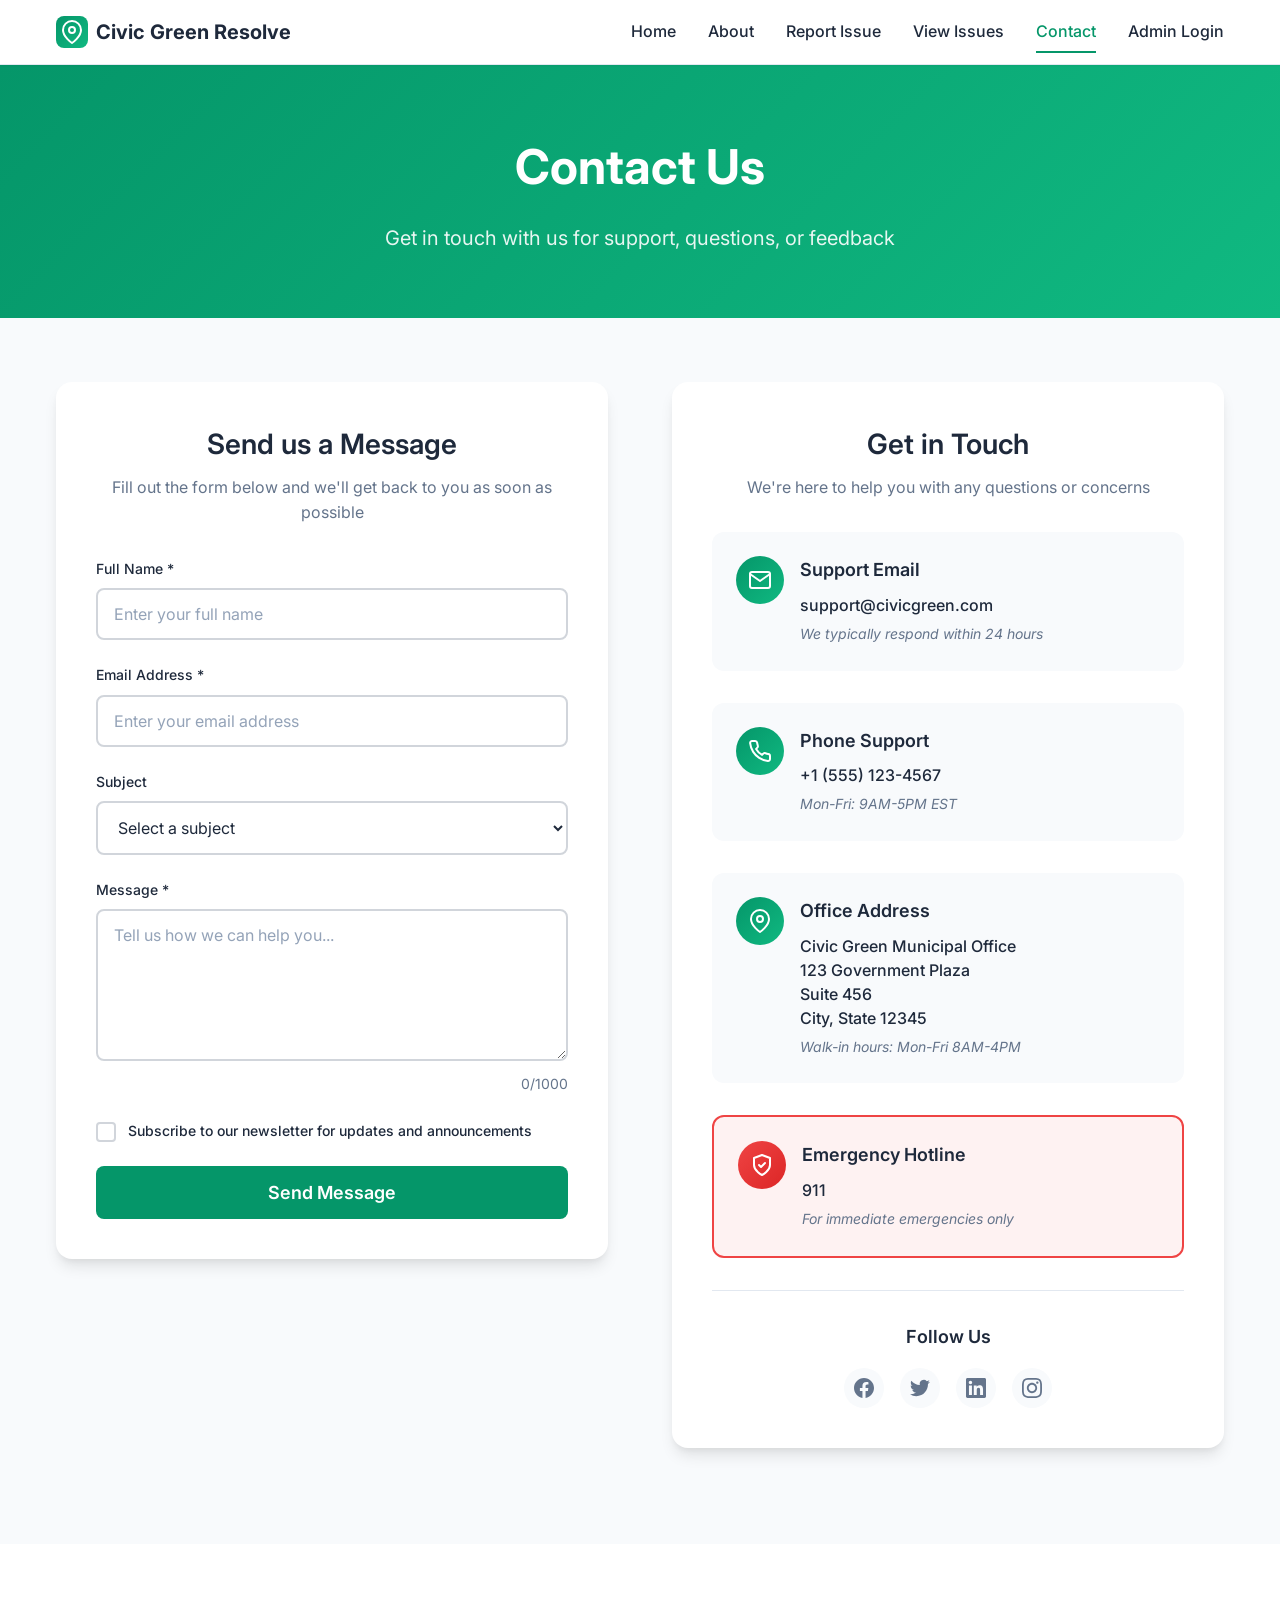
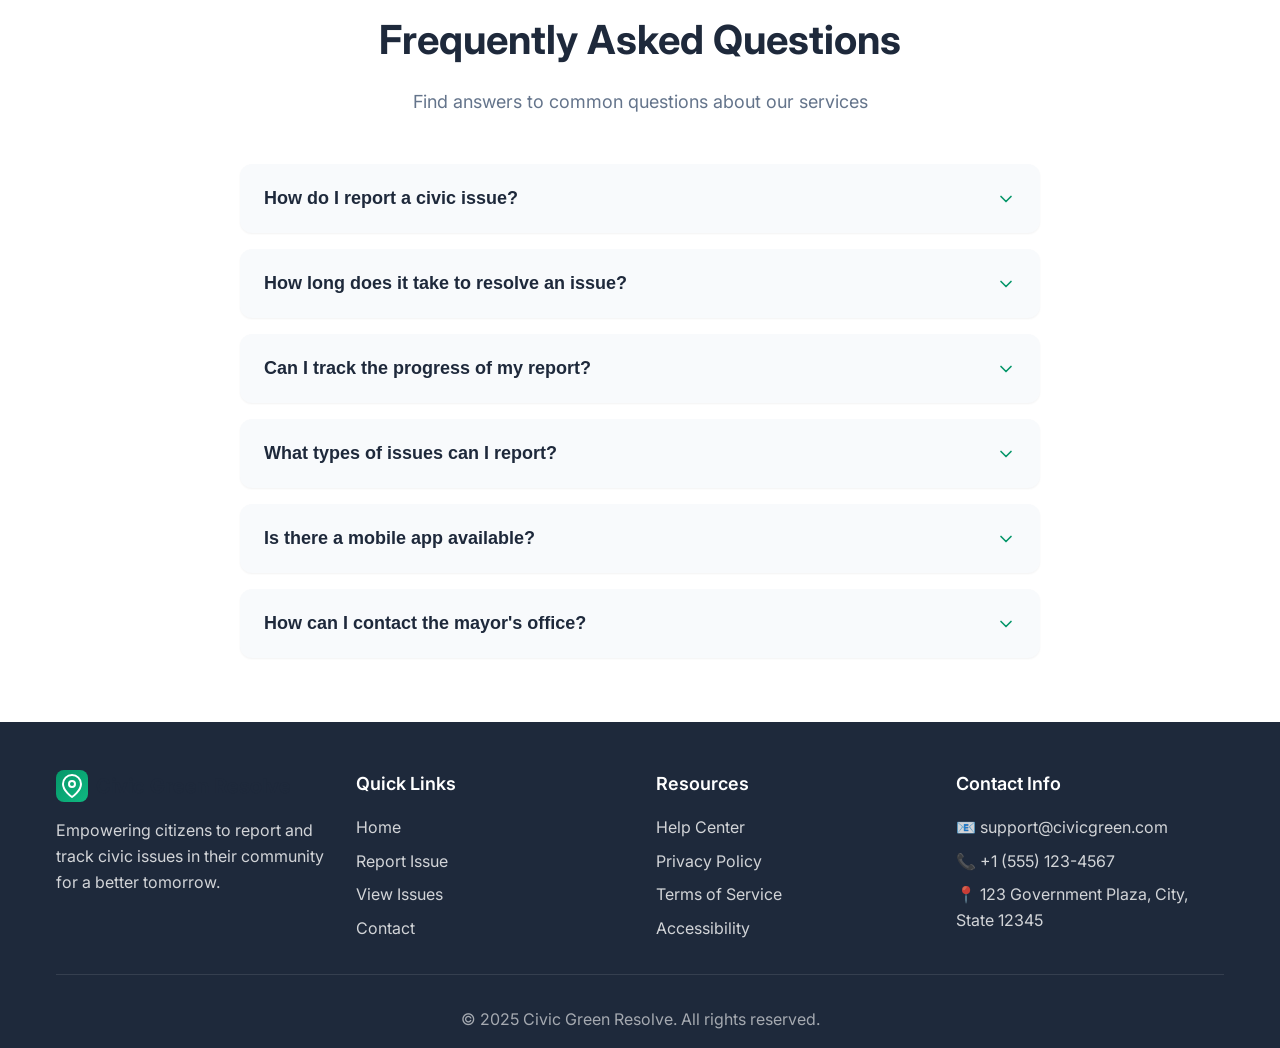
<file: contact.html>
<!DOCTYPE html>
<html lang="en">
<head>
    <meta charset="UTF-8">
    <meta name="viewport" content="width=device-width, initial-scale=1.0">
    <title>Contact Us - Civic Green Resolve</title>
    <link rel="stylesheet" href="contact-styles.css">
    <link rel="preconnect" href="https://fonts.googleapis.com">
    <link rel="preconnect" href="https://fonts.gstatic.com" crossorigin>
    <link href="https://fonts.googleapis.com/css2?family=Inter:wght@300;400;500;600;700&display=swap" rel="stylesheet">
</head>
<body>
    <!-- Navigation -->
    <nav class="nav">
        <div class="nav-container">
            <div class="nav-logo">
                <div class="logo-icon">
                    <svg width="24" height="24" viewBox="0 0 24 24" fill="none" stroke="currentColor" stroke-width="2" stroke-linecap="round" stroke-linejoin="round">
                        <path d="M21 10c0 7-9 13-9 13s-9-6-9-13a9 9 0 0 1 18 0z"/>
                        <circle cx="12" cy="10" r="3"/>
                    </svg>
                </div>
                <span class="logo-text">Civic Green Resolve</span>
            </div>
            
            <div class="nav-links">
                <a href="index.html" class="nav-link">Home</a>
                <a href="about.html" class="nav-link">About</a>
                <a href="report-issue.html" class="nav-link">Report Issue</a>
                <a href="view-issues.html" class="nav-link">View Issues</a>
                <a href="contact.html" class="nav-link active">Contact</a>
                <a href="admin-login.html" class="nav-link">Admin Login</a>
            </div>
            
            <button class="mobile-menu-toggle" id="mobileMenuToggle">
                <svg width="24" height="24" viewBox="0 0 24 24" fill="none" stroke="currentColor" stroke-width="2" stroke-linecap="round" stroke-linejoin="round">
                    <line x1="3" y1="6" x2="21" y2="6"/>
                    <line x1="3" y1="12" x2="21" y2="12"/>
                    <line x1="3" y1="18" x2="21" y2="18"/>
                </svg>
            </button>
        </div>
    </nav>

    <!-- Main Content -->
    <main class="main-content">
        <!-- Page Header -->
        <section class="page-header">
            <div class="container">
                <h1>Contact Us</h1>
                <p>Get in touch with us for support, questions, or feedback</p>
            </div>
        </section>

        <!-- Contact Section -->
        <section class="contact-section">
            <div class="container">
                <div class="contact-grid">
                    <!-- Contact Form -->
                    <div class="contact-form-container">
                        <div class="contact-form-header">
                            <h2>Send us a Message</h2>
                            <p>Fill out the form below and we'll get back to you as soon as possible</p>
                        </div>
                        
                        <form class="contact-form" id="contactForm">
                            <div class="form-group">
                                <label for="name">Full Name *</label>
                                <input type="text" id="name" name="name" class="form-input" placeholder="Enter your full name" required>
                                <div class="error-message" id="nameError"></div>
                            </div>
                            
                            <div class="form-group">
                                <label for="email">Email Address *</label>
                                <input type="email" id="email" name="email" class="form-input" placeholder="Enter your email address" required>
                                <div class="error-message" id="emailError"></div>
                            </div>
                            
                            <div class="form-group">
                                <label for="subject">Subject</label>
                                <select id="subject" name="subject" class="form-select">
                                    <option value="">Select a subject</option>
                                    <option value="general">General Inquiry</option>
                                    <option value="support">Technical Support</option>
                                    <option value="feedback">Feedback</option>
                                    <option value="complaint">Complaint</option>
                                    <option value="partnership">Partnership</option>
                                    <option value="other">Other</option>
                                </select>
                            </div>
                            
                            <div class="form-group">
                                <label for="message">Message *</label>
                                <textarea id="message" name="message" class="form-textarea" placeholder="Tell us how we can help you..." rows="6" required></textarea>
                                <div class="error-message" id="messageError"></div>
                            </div>
                            
                            <div class="form-group">
                                <label class="checkbox-label">
                                    <input type="checkbox" id="newsletter" name="newsletter">
                                    <span class="checkmark"></span>
                                    Subscribe to our newsletter for updates and announcements
                                </label>
                            </div>
                            
                            <button type="submit" class="btn btn-primary btn-large">
                                <span class="btn-text">Send Message</span>
                                <span class="btn-loading hidden">
                                    <svg class="loading-spinner" width="20" height="20" viewBox="0 0 24 24" fill="none" stroke="currentColor" stroke-width="2" stroke-linecap="round" stroke-linejoin="round">
                                        <path d="M21 12a9 9 0 11-6.219-8.56"/>
                                    </svg>
                                    Sending...
                                </span>
                            </button>
                        </form>
                    </div>

                    <!-- Contact Information -->
                    <div class="contact-info-container">
                        <div class="contact-info-header">
                            <h2>Get in Touch</h2>
                            <p>We're here to help you with any questions or concerns</p>
                        </div>
                        
                        <div class="contact-info-grid">
                            <!-- Support Email -->
                            <div class="contact-info-item">
                                <div class="contact-icon">
                                    <svg width="24" height="24" viewBox="0 0 24 24" fill="none" stroke="currentColor" stroke-width="2" stroke-linecap="round" stroke-linejoin="round">
                                        <path d="M4 4h16c1.1 0 2 .9 2 2v12c0 1.1-.9 2-2 2H4c-1.1 0-2-.9-2-2V6c0-1.1.9-2 2-2z"/>
                                        <polyline points="22,6 12,13 2,6"/>
                                    </svg>
                                </div>
                                <div class="contact-details">
                                    <h3>Support Email</h3>
                                    <p>support@civicgreen.com</p>
                                    <span class="contact-note">We typically respond within 24 hours</span>
                                </div>
                            </div>

                            <!-- Phone Number -->
                            <div class="contact-info-item">
                                <div class="contact-icon">
                                    <svg width="24" height="24" viewBox="0 0 24 24" fill="none" stroke="currentColor" stroke-width="2" stroke-linecap="round" stroke-linejoin="round">
                                        <path d="M22 16.92v3a2 2 0 0 1-2.18 2 19.79 19.79 0 0 1-8.63-3.07 19.5 19.5 0 0 1-6-6 19.79 19.79 0 0 1-3.07-8.67A2 2 0 0 1 4.11 2h3a2 2 0 0 1 2 1.72 12.84 12.84 0 0 0 .7 2.81 2 2 0 0 1-.45 2.11L8.09 9.91a16 16 0 0 0 6 6l1.27-1.27a2 2 0 0 1 2.11-.45 12.84 12.84 0 0 0 2.81.7A2 2 0 0 1 22 16.92z"/>
                                    </svg>
                                </div>
                                <div class="contact-details">
                                    <h3>Phone Support</h3>
                                    <p>+1 (555) 123-4567</p>
                                    <span class="contact-note">Mon-Fri: 9AM-5PM EST</span>
                                </div>
                            </div>

                            <!-- Office Address -->
                            <div class="contact-info-item">
                                <div class="contact-icon">
                                    <svg width="24" height="24" viewBox="0 0 24 24" fill="none" stroke="currentColor" stroke-width="2" stroke-linecap="round" stroke-linejoin="round">
                                        <path d="M21 10c0 7-9 13-9 13s-9-6-9-13a9 9 0 0 1 18 0z"/>
                                        <circle cx="12" cy="10" r="3"/>
                                    </svg>
                                </div>
                                <div class="contact-details">
                                    <h3>Office Address</h3>
                                    <p>
                                        Civic Green Municipal Office<br>
                                        123 Government Plaza<br>
                                        Suite 456<br>
                                        City, State 12345
                                    </p>
                                    <span class="contact-note">Walk-in hours: Mon-Fri 8AM-4PM</span>
                                </div>
                            </div>

                            <!-- Emergency Contact -->
                            <div class="contact-info-item emergency">
                                <div class="contact-icon">
                                    <svg width="24" height="24" viewBox="0 0 24 24" fill="none" stroke="currentColor" stroke-width="2" stroke-linecap="round" stroke-linejoin="round">
                                        <path d="M12 22s8-4 8-10V5l-8-3-8 3v7c0 6 8 10 8 10z"/>
                                        <path d="M9 12l2 2 4-4"/>
                                    </svg>
                                </div>
                                <div class="contact-details">
                                    <h3>Emergency Hotline</h3>
                                    <p>911</p>
                                    <span class="contact-note">For immediate emergencies only</span>
                                </div>
                            </div>
                        </div>

                        <!-- Social Media Links -->
                        <div class="social-links">
                            <h3>Follow Us</h3>
                            <div class="social-icons">
                                <a href="#" class="social-link" aria-label="Facebook">
                                    <svg width="20" height="20" viewBox="0 0 24 24" fill="currentColor">
                                        <path d="M24 12.073c0-6.627-5.373-12-12-12s-12 5.373-12 12c0 5.99 4.388 10.954 10.125 11.854v-8.385H7.078v-3.47h3.047V9.43c0-3.007 1.792-4.669 4.533-4.669 1.312 0 2.686.235 2.686.235v2.953H15.83c-1.491 0-1.956.925-1.956 1.874v2.25h3.328l-.532 3.47h-2.796v8.385C19.612 23.027 24 18.062 24 12.073z"/>
                                    </svg>
                                </a>
                                <a href="#" class="social-link" aria-label="Twitter">
                                    <svg width="20" height="20" viewBox="0 0 24 24" fill="currentColor">
                                        <path d="M23.953 4.57a10 10 0 01-2.825.775 4.958 4.958 0 002.163-2.723c-.951.555-2.005.959-3.127 1.184a4.92 4.92 0 00-8.384 4.482C7.69 8.095 4.067 6.13 1.64 3.162a4.822 4.822 0 00-.666 2.475c0 1.71.87 3.213 2.188 4.096a4.904 4.904 0 01-2.228-.616v.06a4.923 4.923 0 003.946 4.827 4.996 4.996 0 01-2.212.085 4.936 4.936 0 004.604 3.417 9.867 9.867 0 01-6.102 2.105c-.39 0-.779-.023-1.17-.067a13.995 13.995 0 007.557 2.209c9.053 0 13.998-7.496 13.998-13.985 0-.21 0-.42-.015-.63A9.935 9.935 0 0024 4.59z"/>
                                    </svg>
                                </a>
                                <a href="#" class="social-link" aria-label="LinkedIn">
                                    <svg width="20" height="20" viewBox="0 0 24 24" fill="currentColor">
                                        <path d="M20.447 20.452h-3.554v-5.569c0-1.328-.027-3.037-1.852-3.037-1.853 0-2.136 1.445-2.136 2.939v5.667H9.351V9h3.414v1.561h.046c.477-.9 1.637-1.85 3.37-1.85 3.601 0 4.267 2.37 4.267 5.455v6.286zM5.337 7.433c-1.144 0-2.063-.926-2.063-2.065 0-1.138.92-2.063 2.063-2.063 1.14 0 2.064.925 2.064 2.063 0 1.139-.925 2.065-2.064 2.065zm1.782 13.019H3.555V9h3.564v11.452zM22.225 0H1.771C.792 0 0 .774 0 1.729v20.542C0 23.227.792 24 1.771 24h20.451C23.2 24 24 23.227 24 22.271V1.729C24 .774 23.2 0 22.222 0h.003z"/>
                                    </svg>
                                </a>
                                <a href="#" class="social-link" aria-label="Instagram">
                                    <svg width="20" height="20" viewBox="0 0 24 24" fill="currentColor">
                                        <path d="M12 2.163c3.204 0 3.584.012 4.85.07 3.252.148 4.771 1.691 4.919 4.919.058 1.265.069 1.645.069 4.849 0 3.205-.012 3.584-.069 4.849-.149 3.225-1.664 4.771-4.919 4.919-1.266.058-1.644.07-4.85.07-3.204 0-3.584-.012-4.849-.07-3.26-.149-4.771-1.699-4.919-4.92-.058-1.265-.07-1.644-.07-4.849 0-3.204.013-3.583.07-4.849.149-3.227 1.664-4.771 4.919-4.919 1.266-.057 1.645-.069 4.849-.069zm0-2.163c-3.259 0-3.667.014-4.947.072-4.358.2-6.78 2.618-6.98 6.98-.059 1.281-.073 1.689-.073 4.948 0 3.259.014 3.668.072 4.948.2 4.358 2.618 6.78 6.98 6.98 1.281.058 1.689.072 4.948.072 3.259 0 3.668-.014 4.948-.072 4.354-.2 6.782-2.618 6.979-6.98.059-1.28.073-1.689.073-4.948 0-3.259-.014-3.667-.072-4.947-.196-4.354-2.617-6.78-6.979-6.98-1.281-.059-1.69-.073-4.949-.073zm0 5.838c-3.403 0-6.162 2.759-6.162 6.162s2.759 6.163 6.162 6.163 6.162-2.759 6.162-6.163c0-3.403-2.759-6.162-6.162-6.162zm0 10.162c-2.209 0-4-1.79-4-4 0-2.209 1.791-4 4-4s4 1.791 4 4c0 2.21-1.791 4-4 4zm6.406-11.845c-.796 0-1.441.645-1.441 1.44s.645 1.44 1.441 1.44c.795 0 1.439-.645 1.439-1.44s-.644-1.44-1.439-1.44z"/>
                                    </svg>
                                </a>
                            </div>
                        </div>
                    </div>
                </div>
            </div>
        </section>

        <!-- FAQ Section -->
        <section class="faq-section">
            <div class="container">
                <div class="faq-header">
                    <h2>Frequently Asked Questions</h2>
                    <p>Find answers to common questions about our services</p>
                </div>
                
                <div class="faq-grid">
                    <div class="faq-item">
                        <button class="faq-question" onclick="toggleFAQ(this)">
                            <span>How do I report a civic issue?</span>
                            <svg class="faq-icon" width="20" height="20" viewBox="0 0 24 24" fill="none" stroke="currentColor" stroke-width="2" stroke-linecap="round" stroke-linejoin="round">
                                <polyline points="6,9 12,15 18,9"/>
                            </svg>
                        </button>
                        <div class="faq-answer">
                            <p>You can report civic issues through our online platform by clicking the "Report Issue" button on our homepage. Simply fill out the form with details about the issue, location, and your contact information.</p>
                        </div>
                    </div>
                    
                    <div class="faq-item">
                        <button class="faq-question" onclick="toggleFAQ(this)">
                            <span>How long does it take to resolve an issue?</span>
                            <svg class="faq-icon" width="20" height="20" viewBox="0 0 24 24" fill="none" stroke="currentColor" stroke-width="2" stroke-linecap="round" stroke-linejoin="round">
                                <polyline points="6,9 12,15 18,9"/>
                            </svg>
                        </button>
                        <div class="faq-answer">
                            <p>Resolution times vary depending on the type and complexity of the issue. Simple issues like potholes are typically resolved within 1-2 weeks, while more complex infrastructure issues may take longer. We provide regular updates on the status of your report.</p>
                        </div>
                    </div>
                    
                    <div class="faq-item">
                        <button class="faq-question" onclick="toggleFAQ(this)">
                            <span>Can I track the progress of my report?</span>
                            <svg class="faq-icon" width="20" height="20" viewBox="0 0 24 24" fill="none" stroke="currentColor" stroke-width="2" stroke-linecap="round" stroke-linejoin="round">
                                <polyline points="6,9 12,15 18,9"/>
                            </svg>
                        </button>
                        <div class="faq-answer">
                            <p>Yes! You can track the progress of your report by visiting the "View Issues" page on our website. You'll receive a unique issue ID when you submit a report, which you can use to check the current status and any updates.</p>
                        </div>
                    </div>
                    
                    <div class="faq-item">
                        <button class="faq-question" onclick="toggleFAQ(this)">
                            <span>What types of issues can I report?</span>
                            <svg class="faq-icon" width="20" height="20" viewBox="0 0 24 24" fill="none" stroke="currentColor" stroke-width="2" stroke-linecap="round" stroke-linejoin="round">
                                <polyline points="6,9 12,15 18,9"/>
                            </svg>
                        </button>
                        <div class="faq-answer">
                            <p>You can report various civic issues including road problems (potholes, damaged sidewalks), street lighting issues, garbage collection problems, water leaks, traffic signal malfunctions, and other infrastructure concerns within our jurisdiction.</p>
                        </div>
                    </div>
                    
                    <div class="faq-item">
                        <button class="faq-question" onclick="toggleFAQ(this)">
                            <span>Is there a mobile app available?</span>
                            <svg class="faq-icon" width="20" height="20" viewBox="0 0 24 24" fill="none" stroke="currentColor" stroke-width="2" stroke-linecap="round" stroke-linejoin="round">
                                <polyline points="6,9 12,15 18,9"/>
                            </svg>
                        </button>
                        <div class="faq-answer">
                            <p>Our website is fully responsive and works great on mobile devices. We're currently developing a dedicated mobile app that will be available for download in the coming months.</p>
                        </div>
                    </div>
                    
                    <div class="faq-item">
                        <button class="faq-question" onclick="toggleFAQ(this)">
                            <span>How can I contact the mayor's office?</span>
                            <svg class="faq-icon" width="20" height="20" viewBox="0 0 24 24" fill="none" stroke="currentColor" stroke-width="2" stroke-linecap="round" stroke-linejoin="round">
                                <polyline points="6,9 12,15 18,9"/>
                            </svg>
                        </button>
                        <div class="faq-answer">
                            <p>For matters requiring the mayor's attention, you can call our main office at +1 (555) 123-4567 or visit our office at 123 Government Plaza during business hours. You can also use the contact form above and select "General Inquiry" as the subject.</p>
                        </div>
                    </div>
                </div>
            </div>
        </section>
    </main>

    <!-- Footer -->
    <footer class="footer">
        <div class="container">
            <div class="footer-content">
                <div class="footer-section">
                    <div class="footer-logo">
                        <div class="logo-icon">
                            <svg width="24" height="24" viewBox="0 0 24 24" fill="none" stroke="currentColor" stroke-width="2" stroke-linecap="round" stroke-linejoin="round">
                                <path d="M21 10c0 7-9 13-9 13s-9-6-9-13a9 9 0 0 1 18 0z"/>
                                <circle cx="12" cy="10" r="3"/>
                            </svg>
                        </div>
                        <span class="logo-text">Civic Green Resolve</span>
                    </div>
                    <p class="footer-description">
                        Empowering citizens to report and track civic issues in their community for a better tomorrow.
                    </p>
                </div>
                
                <div class="footer-section">
                    <h3>Quick Links</h3>
                    <ul class="footer-links">
                        <li><a href="index.html">Home</a></li>
                        <li><a href="report-issue.html">Report Issue</a></li>
                        <li><a href="view-issues.html">View Issues</a></li>
                        <li><a href="contact.html">Contact</a></li>
                    </ul>
                </div>
                
                <div class="footer-section">
                    <h3>Resources</h3>
                    <ul class="footer-links">
                        <li><a href="#">Help Center</a></li>
                        <li><a href="#">Privacy Policy</a></li>
                        <li><a href="#">Terms of Service</a></li>
                        <li><a href="#">Accessibility</a></li>
                    </ul>
                </div>
                
                <div class="footer-section">
                    <h3>Contact Info</h3>
                    <div class="footer-contact">
                        <p>📧 support@civicgreen.com</p>
                        <p>📞 +1 (555) 123-4567</p>
                        <p>📍 123 Government Plaza, City, State 12345</p>
                    </div>
                </div>
            </div>
            
            <div class="footer-bottom">
                <p>&copy; 2025 Civic Green Resolve. All rights reserved.</p>
            </div>
        </div>
    </footer>

    <!-- Success Modal -->
    <div id="successModal" class="modal hidden">
        <div class="modal-content">
            <div class="modal-header">
                <div class="success-icon">
                    <svg width="48" height="48" viewBox="0 0 24 24" fill="none" stroke="currentColor" stroke-width="2" stroke-linecap="round" stroke-linejoin="round">
                        <path d="M22 11.08V12a10 10 0 1 1-5.93-9.14"/>
                        <polyline points="22,4 12,14.01 9,11.01"/>
                    </svg>
                </div>
                <h2 class="modal-title">Message Sent Successfully!</h2>
                <button class="modal-close" onclick="closeModal('successModal')">×</button>
            </div>
            <div class="modal-body">
                <p>Thank you for contacting us! We've received your message and will get back to you within 24 hours.</p>
                <div class="modal-actions">
                    <button class="btn btn-primary" onclick="closeModal('successModal')">Close</button>
                </div>
            </div>
        </div>
    </div>

    <script src="contact-script.js"></script>
</body>
</html>
</file>
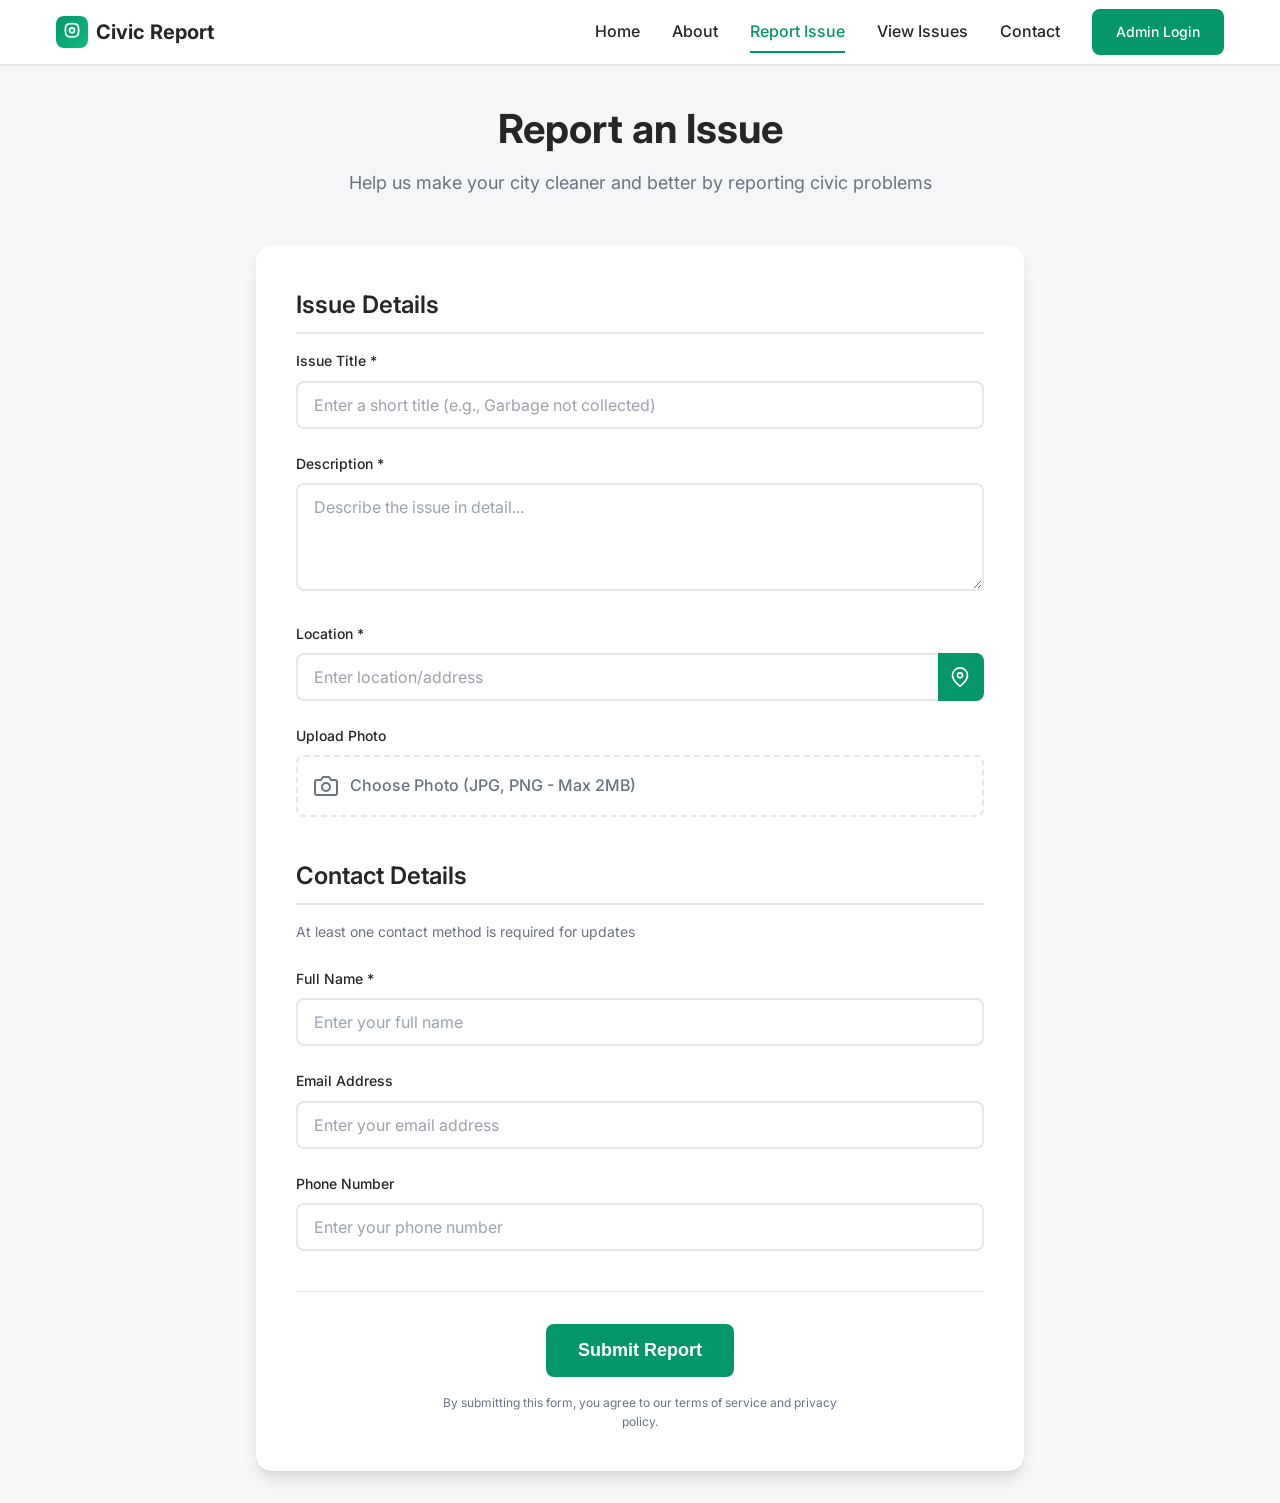
<file: report-issue.html>
<!DOCTYPE html>
<html lang="en">
<head>
    <meta charset="UTF-8">
    <meta name="viewport" content="width=device-width, initial-scale=1.0">
    <title>Report an Issue - Civic Issue Reporting System</title>
    <link rel="stylesheet" href="report-styles.css">
    <link rel="preconnect" href="https://fonts.googleapis.com">
    <link rel="preconnect" href="https://fonts.gstatic.com" crossorigin>
    <link href="https://fonts.googleapis.com/css2?family=Inter:wght@300;400;500;600;700;800;900&display=swap" rel="stylesheet">
</head>
<body>
    <!-- Navigation -->
    <nav class="nav">
        <div class="nav-container">
            <div class="nav-logo">
                <div class="logo-icon">
                    <svg width="20" height="20" viewBox="0 0 24 24" fill="none" stroke="currentColor" stroke-width="2" stroke-linecap="round" stroke-linejoin="round">
                        <path d="M20 10c0 6-1 8-8 8s-8-2-8-8 1-8 8-8 8 2 8 8z"/>
                        <circle cx="12" cy="10" r="3"/>
                    </svg>
                </div>
                <span class="logo-text">Civic Report</span>
            </div>
            <div class="nav-links">
                <a href="index.html" class="nav-link">Home</a>
                <a href="about.html" class="nav-link">About</a>
                <a href="report-issue.html" class="nav-link active">Report Issue</a>
                <a href="view-issues.html" class="nav-link">View Issues</a>
                <a href="contact.html" class="nav-link">Contact</a>
                <a href="admin-login.html" class="btn btn-primary btn-sm">Admin Login</a>
            </div>
        </div>
    </nav>

    <!-- Main Content -->
    <main class="main-content">
        <div class="container">
            <!-- Page Header -->
            <div class="page-header">
                <h1 class="page-title">Report an Issue</h1>
                <p class="page-subtitle">Help us make your city cleaner and better by reporting civic problems</p>
            </div>

            <!-- Report Form -->
            <div class="form-container">
                <form id="reportForm" class="report-form" enctype="multipart/form-data">
                    <!-- Issue Details Section -->
                    <div class="form-section">
                        <h2 class="section-title">Issue Details</h2>
                        
                        <!-- Issue Title -->
                        <div class="form-group">
                            <label for="issueTitle" class="form-label">Issue Title *</label>
                            <input 
                                type="text" 
                                id="issueTitle" 
                                name="issueTitle" 
                                class="form-input" 
                                placeholder="Enter a short title (e.g., Garbage not collected)"
                                maxlength="50"
                                required
                            >
                            <div class="form-error" id="issueTitleError"></div>
                        </div>

                        <!-- Issue Description -->
                        <div class="form-group">
                            <label for="issueDescription" class="form-label">Description *</label>
                            <textarea 
                                id="issueDescription" 
                                name="issueDescription" 
                                class="form-textarea" 
                                placeholder="Describe the issue in detail..."
                                rows="4"
                                minlength="10"
                                required
                            ></textarea>
                            <div class="form-error" id="issueDescriptionError"></div>
                        </div>

                        <!-- Location -->
                        <div class="form-group">
                            <label for="issueLocation" class="form-label">Location *</label>
                            <div class="location-input-group">
                                <input 
                                    type="text" 
                                    id="issueLocation" 
                                    name="issueLocation" 
                                    class="form-input" 
                                    placeholder="Enter location/address"
                                    required
                                >
                                <button type="button" id="getLocationBtn" class="location-btn" title="Get current location">
                                    <svg width="20" height="20" viewBox="0 0 24 24" fill="none" stroke="currentColor" stroke-width="2" stroke-linecap="round" stroke-linejoin="round">
                                        <path d="M21 10c0 7-9 13-9 13s-9-6-9-13a9 9 0 0 1 18 0z"/>
                                        <circle cx="12" cy="10" r="3"/>
                                    </svg>
                                </button>
                            </div>
                            <div class="form-error" id="issueLocationError"></div>
                        </div>

                        <!-- Photo Upload -->
                        <div class="form-group">
                            <label for="issuePhoto" class="form-label">Upload Photo</label>
                            <div class="file-upload-container">
                                <input 
                                    type="file" 
                                    id="issuePhoto" 
                                    name="issuePhoto" 
                                    class="file-input" 
                                    accept=".jpg,.jpeg,.png"
                                >
                                <label for="issuePhoto" class="file-upload-label">
                                    <svg width="24" height="24" viewBox="0 0 24 24" fill="none" stroke="currentColor" stroke-width="2" stroke-linecap="round" stroke-linejoin="round">
                                        <path d="M23 19a2 2 0 0 1-2 2H3a2 2 0 0 1-2-2V8a2 2 0 0 1 2-2h4l2-3h6l2 3h4a2 2 0 0 1 2 2z"/>
                                        <circle cx="12" cy="13" r="4"/>
                                    </svg>
                                    <span class="file-upload-text">Choose Photo (JPG, PNG - Max 2MB)</span>
                                </label>
                            </div>
                            <div class="file-preview" id="filePreview"></div>
                            <div class="form-error" id="issuePhotoError"></div>
                        </div>
                    </div>

                    <!-- Contact Details Section -->
                    <div class="form-section">
                        <h2 class="section-title">Contact Details</h2>
                        <p class="section-description">At least one contact method is required for updates</p>
                        
                        <!-- Name -->
                        <div class="form-group">
                            <label for="reporterName" class="form-label">Full Name *</label>
                            <input 
                                type="text" 
                                id="reporterName" 
                                name="reporterName" 
                                class="form-input" 
                                placeholder="Enter your full name"
                                required
                            >
                            <div class="form-error" id="reporterNameError"></div>
                        </div>

                        <!-- Email -->
                        <div class="form-group">
                            <label for="reporterEmail" class="form-label">Email Address</label>
                            <input 
                                type="email" 
                                id="reporterEmail" 
                                name="reporterEmail" 
                                class="form-input" 
                                placeholder="Enter your email address"
                            >
                            <div class="form-error" id="reporterEmailError"></div>
                        </div>

                        <!-- Phone -->
                        <div class="form-group">
                            <label for="reporterPhone" class="form-label">Phone Number</label>
                            <input 
                                type="tel" 
                                id="reporterPhone" 
                                name="reporterPhone" 
                                class="form-input" 
                                placeholder="Enter your phone number"
                                pattern="[0-9]{10}"
                            >
                            <div class="form-error" id="reporterPhoneError"></div>
                        </div>
                    </div>

                    <!-- Submit Button -->
                    <div class="form-actions">
                        <button type="submit" id="submitBtn" class="submit-btn">
                            <span class="btn-text">Submit Report</span>
                            <div class="btn-spinner hidden">
                                <svg width="20" height="20" viewBox="0 0 24 24" fill="none" stroke="currentColor" stroke-width="2" stroke-linecap="round" stroke-linejoin="round">
                                    <path d="M21 12a9 9 0 11-6.219-8.56"/>
                                </svg>
                            </div>
                        </button>
                        <p class="form-note">By submitting this form, you agree to our terms of service and privacy policy.</p>
                    </div>
                </form>
            </div>
        </div>
    </main>

    <!-- Success Modal -->
    <div id="successModal" class="modal hidden">
        <div class="modal-content">
            <div class="modal-icon success">
                <svg width="48" height="48" viewBox="0 0 24 24" fill="none" stroke="currentColor" stroke-width="2" stroke-linecap="round" stroke-linejoin="round">
                    <path d="M22 11.08V12a10 10 0 1 1-5.93-9.14"/>
                    <polyline points="22,4 12,14.01 9,11.01"/>
                </svg>
            </div>
            <h3 class="modal-title">Report Submitted Successfully!</h3>
            <p class="modal-message">Your issue has been reported and will be reviewed by our team. You'll receive updates via your provided contact method.</p>
            <div class="modal-actions">
                <button class="btn btn-primary" onclick="window.location.href='index.html'">Return to Home</button>
                <button class="btn btn-outline" onclick="resetForm()">Report Another Issue</button>
            </div>
        </div>
    </div>

    <script src="report-script.js"></script>
</body>
</html>
</file>
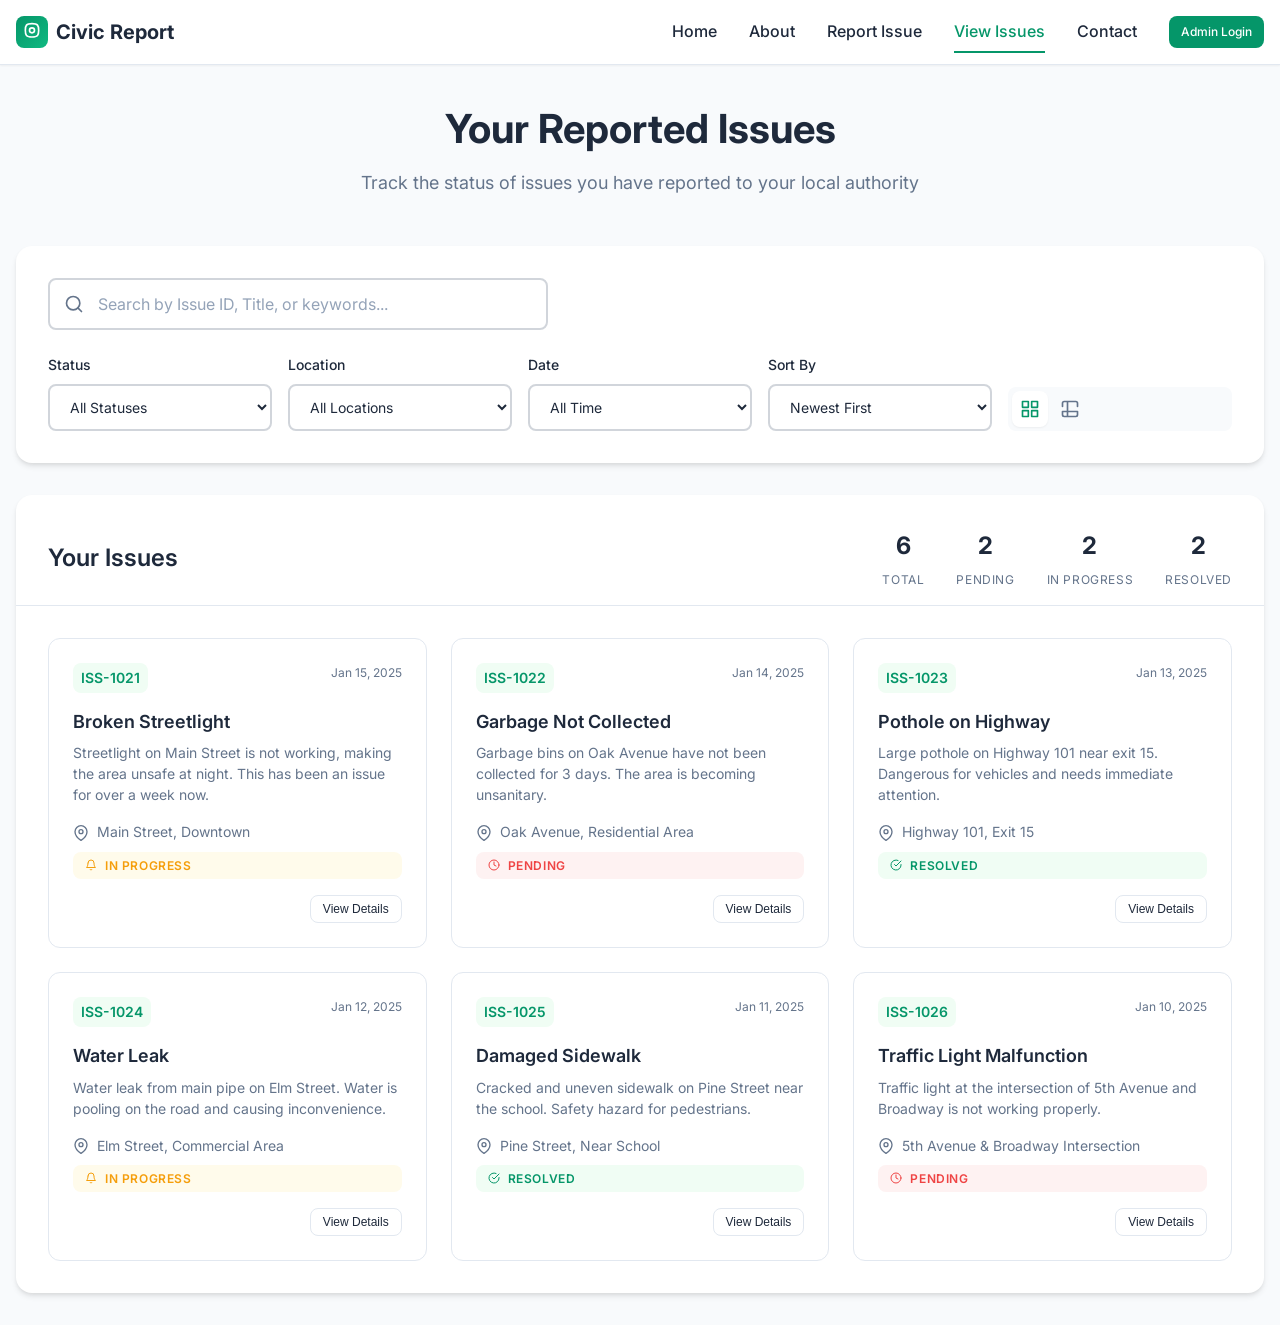
<file: view-issues.html>
<!DOCTYPE html>
<html lang="en">
<head>
    <meta charset="UTF-8">
    <meta name="viewport" content="width=device-width, initial-scale=1.0">
    <title>Your Reported Issues - Civic Issue Reporting System</title>
    <link rel="stylesheet" href="view-issues-styles.css">
    <link rel="preconnect" href="https://fonts.googleapis.com">
    <link rel="preconnect" href="https://fonts.gstatic.com" crossorigin>
    <link href="https://fonts.googleapis.com/css2?family=Inter:wght@300;400;500;600;700;800;900&display=swap" rel="stylesheet">
</head>
<body>
    <!-- Navigation -->
    <nav class="nav">
        <div class="nav-container">
            <div class="nav-logo">
                <div class="logo-icon">
                    <svg width="20" height="20" viewBox="0 0 24 24" fill="none" stroke="currentColor" stroke-width="2" stroke-linecap="round" stroke-linejoin="round">
                        <path d="M20 10c0 6-1 8-8 8s-8-2-8-8 1-8 8-8 8 2 8 8z"/>
                        <circle cx="12" cy="10" r="3"/>
                    </svg>
                </div>
                <span class="logo-text">Civic Report</span>
            </div>
            <div class="nav-links">
                <a href="index.html" class="nav-link">Home</a>
                <a href="about.html" class="nav-link">About</a>
                <a href="report-issue.html" class="nav-link">Report Issue</a>
                <a href="view-issues.html" class="nav-link active">View Issues</a>
                <a href="contact.html" class="nav-link">Contact</a>
                <a href="admin-login.html" class="btn btn-primary btn-sm">Admin Login</a>
            </div>
        </div>
    </nav>

    <!-- Main Content -->
    <main class="main-content">
        <div class="container">
            <!-- Page Header -->
            <div class="page-header">
                <h1 class="page-title">Your Reported Issues</h1>
                <p class="page-subtitle">Track the status of issues you have reported to your local authority</p>
            </div>

            <!-- Search & Filters Section -->
            <div class="search-filters-section">
                <div class="search-container">
                    <div class="search-input-group">
                        <svg class="search-icon" width="20" height="20" viewBox="0 0 24 24" fill="none" stroke="currentColor" stroke-width="2" stroke-linecap="round" stroke-linejoin="round">
                            <circle cx="11" cy="11" r="8"/>
                            <path d="M21 21l-4.35-4.35"/>
                        </svg>
                        <input 
                            type="text" 
                            id="searchInput" 
                            class="search-input" 
                            placeholder="Search by Issue ID, Title, or keywords..."
                        >
                        <button class="clear-search-btn" id="clearSearchBtn">
                            <svg width="16" height="16" viewBox="0 0 24 24" fill="none" stroke="currentColor" stroke-width="2" stroke-linecap="round" stroke-linejoin="round">
                                <line x1="18" y1="6" x2="6" y2="18"/>
                                <line x1="6" y1="6" x2="18" y2="18"/>
                            </svg>
                        </button>
                    </div>
                </div>

                <div class="filters-container">
                    <div class="filter-group">
                        <label for="statusFilter" class="filter-label">Status</label>
                        <select id="statusFilter" class="filter-select">
                            <option value="">All Statuses</option>
                            <option value="pending">Pending</option>
                            <option value="in-progress">In Progress</option>
                            <option value="resolved">Resolved</option>
                        </select>
                    </div>

                    <div class="filter-group">
                        <label for="locationFilter" class="filter-label">Location</label>
                        <select id="locationFilter" class="filter-select">
                            <option value="">All Locations</option>
                            <option value="downtown">Downtown</option>
                            <option value="residential">Residential Area</option>
                            <option value="commercial">Commercial Area</option>
                            <option value="suburbs">Suburbs</option>
                        </select>
                    </div>

                    <div class="filter-group">
                        <label for="dateFilter" class="filter-label">Date</label>
                        <select id="dateFilter" class="filter-select">
                            <option value="">All Time</option>
                            <option value="today">Today</option>
                            <option value="week">Last Week</option>
                            <option value="month">Last Month</option>
                            <option value="custom">Custom Range</option>
                        </select>
                    </div>

                    <div class="filter-group">
                        <label for="sortBy" class="filter-label">Sort By</label>
                        <select id="sortBy" class="filter-select">
                            <option value="newest">Newest First</option>
                            <option value="oldest">Oldest First</option>
                            <option value="status">By Status</option>
                        </select>
                    </div>

                    <div class="view-toggle">
                        <button class="view-btn active" id="cardViewBtn" data-view="card">
                            <svg width="20" height="20" viewBox="0 0 24 24" fill="none" stroke="currentColor" stroke-width="2" stroke-linecap="round" stroke-linejoin="round">
                                <rect x="3" y="3" width="7" height="7"/>
                                <rect x="14" y="3" width="7" height="7"/>
                                <rect x="14" y="14" width="7" height="7"/>
                                <rect x="3" y="14" width="7" height="7"/>
                            </svg>
                        </button>
                        <button class="view-btn" id="tableViewBtn" data-view="table">
                            <svg width="20" height="20" viewBox="0 0 24 24" fill="none" stroke="currentColor" stroke-width="2" stroke-linecap="round" stroke-linejoin="round">
                                <path d="M9 3H5a2 2 0 0 0-2 2v4m6-6h10a2 2 0 0 1 2 2v4M9 3v18m0 0h10a2 2 0 0 0 2-2v-4M9 21H5a2 2 0 0 1-2-2v-4m0 0h18"/>
                            </svg>
                        </button>
                    </div>
                </div>
            </div>

            <!-- Issues Display Section -->
            <div class="issues-section">
                <div class="issues-header">
                    <h2 class="issues-title">Your Issues</h2>
                    <div class="issues-stats">
                        <span class="stat-item">
                            <span class="stat-number" id="totalIssues">0</span>
                            <span class="stat-label">Total</span>
                        </span>
                        <span class="stat-item">
                            <span class="stat-number" id="pendingCount">0</span>
                            <span class="stat-label">Pending</span>
                        </span>
                        <span class="stat-item">
                            <span class="stat-number" id="progressCount">0</span>
                            <span class="stat-label">In Progress</span>
                        </span>
                        <span class="stat-item">
                            <span class="stat-number" id="resolvedCount">0</span>
                            <span class="stat-label">Resolved</span>
                        </span>
                    </div>
                </div>

                <!-- Card View -->
                <div class="issues-grid" id="issuesGrid">
                    <!-- Issues will be dynamically loaded here -->
                </div>

                <!-- Table View -->
                <div class="issues-table-container hidden" id="issuesTable">
                    <table class="issues-table">
                        <thead>
                            <tr>
                                <th>Issue ID</th>
                                <th>Title</th>
                                <th>Status</th>
                                <th>Location</th>
                                <th>Date Reported</th>
                                <th>Actions</th>
                            </tr>
                        </thead>
                        <tbody id="issuesTableBody">
                            <!-- Table rows will be dynamically loaded here -->
                        </tbody>
                    </table>
                </div>

                <!-- Empty State -->
                <div class="empty-state hidden" id="emptyState">
                    <div class="empty-icon">
                        <svg width="64" height="64" viewBox="0 0 24 24" fill="none" stroke="currentColor" stroke-width="2" stroke-linecap="round" stroke-linejoin="round">
                            <path d="M14 2H6a2 2 0 0 0-2 2v16a2 2 0 0 0 2 2h12a2 2 0 0 0 2-2V8z"/>
                            <polyline points="14,2 14,8 20,8"/>
                            <line x1="16" y1="13" x2="8" y2="13"/>
                            <line x1="16" y1="17" x2="8" y2="17"/>
                        </svg>
                    </div>
                    <h3 class="empty-title">No Issues Found</h3>
                    <p class="empty-description">No issues match your current search and filter criteria.</p>
                    <a href="report-issue.html" class="btn btn-primary">Report New Issue</a>
                </div>

                <!-- No Issues State -->
                <div class="no-issues-state hidden" id="noIssuesState">
                    <div class="no-issues-icon">
                        <svg width="64" height="64" viewBox="0 0 24 24" fill="none" stroke="currentColor" stroke-width="2" stroke-linecap="round" stroke-linejoin="round">
                            <circle cx="12" cy="12" r="10"/>
                            <path d="M12 6v6l4 2"/>
                        </svg>
                    </div>
                    <h3 class="no-issues-title">You haven't reported any issues yet</h3>
                    <p class="no-issues-description">Start by reporting your first civic issue to help make your city better.</p>
                    <a href="report-issue.html" class="btn btn-primary">Report Your First Issue</a>
                </div>
            </div>
        </div>
    </main>

    <!-- Issue Detail Modal -->
    <div id="issueDetailModal" class="modal hidden">
        <div class="modal-content modal-large">
            <div class="modal-header">
                <h3 class="modal-title" id="modalTitle">Issue Details</h3>
                <button class="modal-close" id="modalClose">
                    <svg width="24" height="24" viewBox="0 0 24 24" fill="none" stroke="currentColor" stroke-width="2" stroke-linecap="round" stroke-linejoin="round">
                        <line x1="18" y1="6" x2="6" y2="18"/>
                        <line x1="6" y1="6" x2="18" y2="18"/>
                    </svg>
                </button>
            </div>
            <div class="modal-body" id="modalBody">
                <!-- Issue details will be loaded here -->
            </div>
        </div>
    </div>

    <!-- Confirmation Modal -->
    <div id="confirmationModal" class="modal hidden">
        <div class="modal-content">
            <div class="modal-icon">
                <svg width="48" height="48" viewBox="0 0 24 24" fill="none" stroke="currentColor" stroke-width="2" stroke-linecap="round" stroke-linejoin="round">
                    <path d="M22 11.08V12a10 10 0 1 1-5.93-9.14"/>
                    <polyline points="22,4 12,14.01 9,11.01"/>
                </svg>
            </div>
            <h3 class="modal-title">Confirm Resolution</h3>
            <p class="modal-message">Has this issue been resolved to your satisfaction?</p>
            <div class="modal-actions">
                <button class="btn btn-outline" id="notResolvedBtn">No, Still Unresolved</button>
                <button class="btn btn-primary" id="resolvedBtn">Yes, It's Fixed</button>
            </div>
        </div>
    </div>

    <script src="view-issues-script.js"></script>
</body>
</html>
</file>
<file: styles.css>
/* Civic Issue Reporting System - CSS Styles */

/* CSS Variables - Design System */
:root {
  /* Green, Orange & White Theme */
  --background: #ffffff;
  --foreground: #262626;
  
  /* Primary Brand Colors - Green */
  --primary: #059669;
  --primary-foreground: #ffffff;
  --primary-light: #d1fae5;
  
  /* Secondary Brand Colors - Orange */
  --secondary: #ea580c;
  --secondary-foreground: #ffffff;
  --secondary-light: #fed7aa;
  
  /* Trust/Accent - Vibrant Orange */
  --trust-orange: #ea580c;
  --trust-orange-foreground: #ffffff;
  
  /* Status Colors */
  --warning: #f59e0b;
  --warning-foreground: #ffffff;
  --progress: #ea580c;
  --progress-foreground: #ffffff;
  --destructive: #ef4444;
  --destructive-foreground: #ffffff;
  --success: #059669;
  --success-foreground: #ffffff;
  
  /* Neutral System */
  --card: #ffffff;
  --card-foreground: #262626;
  --card-light: #f9fafb;
  --muted: #f9fafb;
  --muted-foreground: #6b7280;
  --accent: #f9fafb;
  --accent-foreground: #262626;
  
  /* Interactive Elements */
  --border: #e5e7eb;
  --input: #f9fafb;
  --ring: #059669;
  
  /* Shadows */
  --shadow-card: 0 4px 6px -1px rgba(38, 38, 38, 0.1), 0 2px 4px -1px rgba(38, 38, 38, 0.06);
  --shadow-hero: 0 20px 25px -5px rgba(5, 150, 105, 0.15), 0 10px 10px -5px rgba(234, 88, 12, 0.1);
  --shadow-floating: 0 10px 15px -3px rgba(38, 38, 38, 0.1), 0 4px 6px -2px rgba(38, 38, 38, 0.05);
  --shadow-orange: 0 8px 25px -5px rgba(234, 88, 12, 0.2);
  
  /* Animations */
  --transition-smooth: all 0.3s cubic-bezier(0.4, 0, 0.2, 1);
  --transition-bounce: all 0.5s cubic-bezier(0.68, -0.55, 0.265, 1.55);
  
  /* Typography */
  --font-family: 'Inter', -apple-system, BlinkMacSystemFont, 'Segoe UI', Roboto, sans-serif;
}

/* Base Styles */
* {
  margin: 0;
  padding: 0;
  box-sizing: border-box;
}

body {
  font-family: var(--font-family);
  background-color: var(--background);
  color: var(--foreground);
  line-height: 1.6;
  -webkit-font-smoothing: antialiased;
  -moz-osx-font-smoothing: grayscale;
}

/* Container */
.container {
  max-width: 1280px;
  margin: 0 auto;
  padding: 0 1rem;
}

@media (min-width: 640px) {
  .container {
    padding: 0 1.5rem;
  }
}

@media (min-width: 1024px) {
  .container {
    padding: 0 2rem;
  }
}

/* Utility Classes */
.hidden {
  display: none !important;
}

.gradient-text {
  background: linear-gradient(135deg, var(--primary), var(--primary));
  -webkit-background-clip: text;
  -webkit-text-fill-color: transparent;
  background-clip: text;
}

.highlight {
  font-weight: 600;
  color: var(--success);
}

.highlight-text {
  font-weight: 600;
  color: var(--foreground);
}

/* Button Styles */
.btn {
  display: inline-flex;
  align-items: center;
  justify-content: center;
  gap: 0.5rem;
  border-radius: 0.75rem;
  font-weight: 500;
  transition: var(--transition-smooth);
  cursor: pointer;
  border: none;
  text-decoration: none;
  font-family: inherit;
}

.btn:disabled {
  opacity: 0.5;
  cursor: not-allowed;
}

.btn-sm {
  padding: 0.5rem 1rem;
  font-size: 0.875rem;
  height: 2rem;
}

.btn-lg {
  padding: 1.5rem 2rem;
  font-size: 1.125rem;
  height: auto;
}

.btn-primary {
  background: linear-gradient(135deg, var(--primary), #10b981);
  color: var(--primary-foreground);
  box-shadow: var(--shadow-hero);
}

.btn-primary:hover:not(:disabled) {
  transform: translateY(-2px) scale(1.02);
  box-shadow: var(--shadow-hero);
}

.btn-outline {
  background: transparent;
  color: var(--foreground);
  border: 2px solid var(--border);
}

.btn-outline:hover:not(:disabled) {
  background-color: var(--accent);
  transform: translateY(-2px) scale(1.02);
}

.btn-secondary {
  background-color: var(--secondary);
  color: var(--secondary-foreground);
}

.btn-secondary:hover:not(:disabled) {
  background-color: #dc2626;
  transform: translateY(-2px) scale(1.02);
}

/* Navigation */
.nav {
  position: fixed;
  top: 0;
  left: 0;
  right: 0;
  z-index: 50;
  background-color: rgba(255, 255, 255, 0.95);
  backdrop-filter: blur(8px);
  border-bottom: 1px solid var(--border);
}

.nav-container {
  display: flex;
  justify-content: space-between;
  align-items: center;
  height: 4rem;
  max-width: 1280px;
  margin: 0 auto;
  padding: 0 1rem;
}

@media (min-width: 640px) {
  .nav-container {
    padding: 0 1.5rem;
  }
}

@media (min-width: 1024px) {
  .nav-container {
    padding: 0 2rem;
  }
}

.nav-logo {
  display: flex;
  align-items: center;
  gap: 0.5rem;
}

.logo-icon {
  width: 2rem;
  height: 2rem;
  background: linear-gradient(135deg, var(--primary), #10b981);
  border-radius: 0.5rem;
  display: flex;
  align-items: center;
  justify-content: center;
  color: white;
}

.logo-text {
  font-size: 1.25rem;
  font-weight: 700;
  color: var(--foreground);
}

.desktop-nav {
  display: none;
  align-items: center;
  gap: 2rem;
}

@media (min-width: 768px) {
  .desktop-nav {
    display: flex;
  }
}

.nav-link {
  color: var(--foreground);
  text-decoration: none;
  font-weight: 500;
  transition: var(--transition-smooth);
}

.nav-link:hover {
  color: var(--primary);
}

.mobile-menu-btn {
  display: flex;
  align-items: center;
  justify-content: center;
  width: 2.5rem;
  height: 2.5rem;
  background: transparent;
  border: none;
  cursor: pointer;
  color: var(--foreground);
}

@media (min-width: 768px) {
  .mobile-menu-btn {
    display: none;
  }
}

.mobile-nav {
  position: absolute;
  top: 100%;
  left: 1rem;
  right: 1rem;
  background-color: var(--background);
  border-radius: 0.5rem;
  box-shadow: var(--shadow-card);
  padding: 0.5rem;
  margin-top: 0.5rem;
}

@media (min-width: 768px) {
  .mobile-nav {
    display: none !important;
  }
}

.mobile-nav-link {
  display: block;
  padding: 0.75rem;
  color: var(--foreground);
  text-decoration: none;
  border-radius: 0.375rem;
  transition: var(--transition-smooth);
}

.mobile-nav-link:hover {
  color: var(--primary);
  background-color: var(--accent);
}

.mobile-admin-btn {
  margin: 0.5rem 0.75rem;
}

/* Hero Section */
.hero {
  position: relative;
  min-height: 100vh;
  display: flex;
  align-items: center;
  justify-content: center;
  overflow: hidden;
  padding-top: 4rem;
}

.hero-bg {
  position: absolute;
  inset: 0;
  z-index: 0;
}

.hero-img {
  width: 100%;
  height: 100%;
  object-fit: cover;
  opacity: 0.3;
}

.hero-overlay {
  position: absolute;
  inset: 0;
  background: linear-gradient(135deg, var(--primary), var(--primary));
  opacity: 0.05;
}

.hero-content {
  position: relative;
  z-index: 10;
  max-width: 1280px;
  margin: 0 auto;
  padding: 0 1rem;
  text-align: center;
}

@media (min-width: 640px) {
  .hero-content {
    padding: 0 1.5rem;
  }
}

@media (min-width: 1024px) {
  .hero-content {
    padding: 0 2rem;
  }
}

.hero-text {
  max-width: 64rem;
  margin: 0 auto 4rem;
}

.hero-title {
  font-size: 2.25rem;
  font-weight: 700;
  color: var(--foreground);
  margin-bottom: 1.5rem;
  line-height: 1.2;
}

@media (min-width: 768px) {
  .hero-title {
    font-size: 3.75rem;
  }
}

@media (min-width: 1024px) {
  .hero-title {
    font-size: 4.5rem;
  }
}

.hero-description {
  font-size: 1.25rem;
  color: var(--muted-foreground);
  margin-bottom: 2rem;
  max-width: 48rem;
  margin-left: auto;
  margin-right: auto;
  line-height: 1.7;
}

@media (min-width: 768px) {
  .hero-description {
    font-size: 1.5rem;
  }
}

.hero-buttons {
  display: flex;
  flex-direction: column;
  gap: 1rem;
  justify-content: center;
  align-items: center;
}

@media (min-width: 640px) {
  .hero-buttons {
    flex-direction: row;
  }
}

.hero-stats {
  display: grid;
  grid-template-columns: repeat(2, 1fr);
  gap: 1rem;
  max-width: 64rem;
  margin: 0 auto;
}

@media (min-width: 768px) {
  .hero-stats {
    grid-template-columns: repeat(4, 1fr);
  }
}

.stat-card {
  background-color: rgba(255, 255, 255, 0.8);
  backdrop-filter: blur(4px);
  border-radius: 0.5rem;
  padding: 1rem;
  box-shadow: var(--shadow-floating);
  transition: var(--transition-smooth);
}

.stat-card:hover {
  box-shadow: var(--shadow-hero);
  transform: translateY(-4px);
}

.stat-number {
  font-size: 1.5rem;
  font-weight: 700;
  margin-bottom: 0.25rem;
}

.stat-number.success {
  color: var(--success);
}

.stat-number.progress {
  color: var(--progress);
}

.stat-number.warning {
  color: var(--warning);
}

.stat-label {
  font-size: 0.875rem;
  color: var(--muted-foreground);
}

/* Section Styles */
section {
  padding: 5rem 0;
}

.section-header {
  text-align: center;
  margin-bottom: 4rem;
}

.section-title {
  font-size: 1.875rem;
  font-weight: 700;
  color: var(--foreground);
  margin-bottom: 1.5rem;
}

@media (min-width: 768px) {
  .section-title {
    font-size: 3rem;
  }
}

.section-description {
  font-size: 1.25rem;
  color: var(--muted-foreground);
  max-width: 48rem;
  margin: 0 auto;
  line-height: 1.7;
}

/* About Section */
.about {
  background: linear-gradient(180deg, var(--background), var(--card-light));
}

.values-grid {
  display: grid;
  grid-template-columns: 1fr;
  gap: 2rem;
}

@media (min-width: 768px) {
  .values-grid {
    grid-template-columns: repeat(2, 1fr);
  }
}

@media (min-width: 1024px) {
  .values-grid {
    grid-template-columns: repeat(4, 1fr);
  }
}

.value-card {
  background-color: var(--card);
  border-radius: 0.75rem;
  padding: 1.5rem;
  text-align: center;
  box-shadow: var(--shadow-card);
  transition: var(--transition-smooth);
}

.value-card:hover {
  box-shadow: var(--shadow-floating);
  transform: translateY(-8px);
}

.value-icon {
  width: 4rem;
  height: 4rem;
  margin: 0 auto 1rem;
  background: linear-gradient(135deg, var(--primary), #10b981);
  border-radius: 50%;
  display: flex;
  align-items: center;
  justify-content: center;
  color: white;
  transition: var(--transition-smooth);
}

.value-card:hover .value-icon {
  transform: scale(1.1);
}

.value-title {
  font-size: 1.25rem;
  font-weight: 600;
  color: var(--foreground);
  margin-bottom: 0.75rem;
}

.value-description {
  color: var(--muted-foreground);
  line-height: 1.6;
}

/* How It Works Section */
.steps-grid {
  display: grid;
  grid-template-columns: 1fr;
  gap: 2rem;
  position: relative;
}

@media (min-width: 768px) {
  .steps-grid {
    grid-template-columns: repeat(2, 1fr);
  }
}

@media (min-width: 1024px) {
  .steps-grid {
    grid-template-columns: repeat(4, 1fr);
  }
}

.step-card {
  background-color: var(--card);
  border-radius: 0.75rem;
  padding: 1.5rem;
  text-align: center;
  box-shadow: var(--shadow-card);
  transition: var(--transition-smooth);
  position: relative;
}

.step-card:hover {
  box-shadow: var(--shadow-floating);
  transform: translateY(-8px);
}

.step-number {
  position: absolute;
  top: 0.5rem;
  right: 1rem;
  font-size: 3.75rem;
  font-weight: 700;
  color: var(--accent-foreground);
  opacity: 0.2;
}

.step-icon {
  width: 4rem;
  height: 4rem;
  margin: 0 auto 1rem;
  border-radius: 50%;
  display: flex;
  align-items: center;
  justify-content: center;
  color: white;
  transition: var(--transition-smooth);
}

.step-icon.primary {
  background-color: var(--primary);
}

.step-icon.trust-orange {
  background-color: var(--trust-orange);
}

.step-icon.progress {
  background-color: var(--progress);
}

.step-icon.success {
  background-color: var(--success);
}

.step-card:hover .step-icon {
  transform: scale(1.1);
}

.step-title {
  font-size: 1.25rem;
  font-weight: 600;
  color: var(--foreground);
  margin-bottom: 0.75rem;
}

.step-description {
  color: var(--muted-foreground);
  line-height: 1.6;
}

/* Features Section */
.features {
  background: linear-gradient(180deg, var(--background), var(--card-light));
}

.features-grid {
  display: grid;
  grid-template-columns: 1fr;
  gap: 2rem;
}

@media (min-width: 768px) {
  .features-grid {
    grid-template-columns: repeat(2, 1fr);
  }
}

@media (min-width: 1024px) {
  .features-grid {
    grid-template-columns: repeat(4, 1fr);
  }
}

.feature-card {
  background-color: var(--card);
  border-radius: 0.75rem;
  padding: 1.5rem;
  box-shadow: var(--shadow-card);
  transition: var(--transition-smooth);
}

.feature-card:hover {
  box-shadow: var(--shadow-floating);
  transform: translateY(-8px);
}

.feature-card {
  display: flex;
  align-items: flex-start;
  gap: 1rem;
}

.feature-icon {
  flex-shrink: 0;
  width: 3rem;
  height: 3rem;
  border-radius: 0.5rem;
  background-color: var(--accent);
  display: flex;
  align-items: center;
  justify-content: center;
  color: var(--primary);
  transition: var(--transition-smooth);
}

.feature-card:hover .feature-icon {
  transform: scale(1.1);
}

.feature-content {
  flex: 1;
}

.feature-title {
  font-size: 1.125rem;
  font-weight: 600;
  color: var(--foreground);
  margin-bottom: 0.5rem;
  transition: var(--transition-smooth);
}

.feature-card:hover .feature-title {
  color: var(--primary);
}

.feature-description {
  color: var(--muted-foreground);
  font-size: 0.875rem;
  line-height: 1.6;
}

/* Stats Section */
.stats-grid {
  display: grid;
  grid-template-columns: 1fr;
  gap: 2rem;
  margin-bottom: 3rem;
}

@media (min-width: 768px) {
  .stats-grid {
    grid-template-columns: repeat(2, 1fr);
  }
}

@media (min-width: 1024px) {
  .stats-grid {
    grid-template-columns: repeat(4, 1fr);
  }
}

.stat-card-large {
  background-color: var(--card);
  border-radius: 0.75rem;
  padding: 1.5rem;
  text-align: center;
  box-shadow: var(--shadow-card);
  transition: var(--transition-smooth);
}

.stat-card-large:hover {
  box-shadow: var(--shadow-floating);
  transform: translateY(-8px);
}

.stat-icon-large {
  width: 4rem;
  height: 4rem;
  margin: 0 auto 1rem;
  border-radius: 50%;
  display: flex;
  align-items: center;
  justify-content: center;
  color: white;
  transition: var(--transition-smooth);
}

.stat-icon-large.primary {
  background-color: var(--primary);
}

.stat-icon-large.success {
  background-color: var(--success);
}

.stat-icon-large.progress {
  background-color: var(--progress);
}

.stat-icon-large.warning {
  background-color: var(--warning);
}

.stat-card-large:hover .stat-icon-large {
  transform: scale(1.1);
}

.stat-number-large {
  font-size: 2.25rem;
  font-weight: 700;
  margin-bottom: 0.5rem;
}

.stat-number-large.primary {
  color: var(--primary);
}

.stat-number-large.success {
  color: var(--success);
}

.stat-number-large.progress {
  color: var(--progress);
}

.stat-number-large.warning {
  color: var(--warning);
}

.stat-title-large {
  font-size: 1.125rem;
  font-weight: 600;
  color: var(--foreground);
  margin-bottom: 0.25rem;
}

.stat-description-large {
  font-size: 0.875rem;
  color: var(--muted-foreground);
}

.resolution-card {
  max-width: 28rem;
  margin: 0 auto;
  background: linear-gradient(135deg, var(--primary), #10b981);
  color: white;
  border-radius: 0.75rem;
  padding: 2rem;
  text-align: center;
}

.resolution-number {
  font-size: 3rem;
  font-weight: 700;
  margin-bottom: 0.5rem;
}

.resolution-title {
  font-size: 1.25rem;
  font-weight: 600;
  margin-bottom: 0.5rem;
}

.resolution-description {
  opacity: 0.9;
}

/* Why It Matters Section */
.why-it-matters {
  background: linear-gradient(180deg, var(--background), var(--card-light));
}

.impacts-grid {
  display: grid;
  grid-template-columns: 1fr;
  gap: 2rem;
  margin-bottom: 3rem;
}

@media (min-width: 768px) {
  .impacts-grid {
    grid-template-columns: repeat(2, 1fr);
  }
}

.impact-card {
  background-color: var(--card);
  border-radius: 0.75rem;
  padding: 2rem;
  box-shadow: var(--shadow-card);
  transition: var(--transition-smooth);
  display: flex;
  align-items: flex-start;
  gap: 1.5rem;
}

.impact-card:hover {
  box-shadow: var(--shadow-floating);
  transform: translateY(-8px);
}

.impact-icon {
  flex-shrink: 0;
  width: 4rem;
  height: 4rem;
  border-radius: 50%;
  background-color: var(--accent);
  display: flex;
  align-items: center;
  justify-content: center;
  color: var(--primary);
  transition: var(--transition-smooth);
}

.impact-card:hover .impact-icon {
  transform: scale(1.1);
}

.impact-content {
  flex: 1;
}

.impact-title {
  font-size: 1.5rem;
  font-weight: 600;
  color: var(--foreground);
  margin-bottom: 0.75rem;
  transition: var(--transition-smooth);
}

.impact-card:hover .impact-title {
  color: var(--primary);
}

.impact-description {
  color: var(--muted-foreground);
  line-height: 1.6;
}

.quote-card {
  background: linear-gradient(135deg, var(--primary), #10b981);
  color: white;
  max-width: 64rem;
  margin: 0 auto;
  border-radius: 0.75rem;
  padding: 2rem;
  text-align: center;
}

.quote-text {
  font-size: 1.5rem;
  font-weight: 600;
  font-style: italic;
  margin-bottom: 1rem;
  line-height: 1.4;
}

@media (min-width: 768px) {
  .quote-text {
    font-size: 1.875rem;
  }
}

.quote-subtitle {
  font-size: 1.125rem;
  opacity: 0.9;
}

/* CTA Section */
.cta-card {
  position: relative;
  background-color: var(--card);
  border-radius: 1.5rem;
  box-shadow: var(--shadow-hero);
  padding: 2rem;
  text-align: center;
}

@media (min-width: 768px) {
  .cta-card {
    padding: 4rem;
  }
}

.cta-card::before {
  content: '';
  position: absolute;
  inset: 0;
  background: linear-gradient(135deg, var(--primary), var(--primary));
  opacity: 0.05;
  border-radius: 1.5rem;
}

.cta-icon {
  width: 5rem;
  height: 5rem;
  margin: 0 auto 1.5rem;
  background: linear-gradient(135deg, var(--primary), #10b981);
  border-radius: 50%;
  display: flex;
  align-items: center;
  justify-content: center;
  color: white;
  animation: pulse 2s infinite;
}

@keyframes pulse {
  0%, 100% {
    transform: scale(1);
  }
  50% {
    transform: scale(1.05);
  }
}

.cta-title {
  font-size: 1.875rem;
  font-weight: 700;
  color: var(--foreground);
  margin-bottom: 1.5rem;
  position: relative;
  z-index: 1;
}

@media (min-width: 768px) {
  .cta-title {
    font-size: 3rem;
  }
}

.cta-description {
  font-size: 1.25rem;
  color: var(--muted-foreground);
  margin-bottom: 2rem;
  max-width: 48rem;
  margin-left: auto;
  margin-right: auto;
  line-height: 1.7;
  position: relative;
  z-index: 1;
}

.cta-buttons {
  display: flex;
  flex-direction: column;
  gap: 1.5rem;
  justify-content: center;
  align-items: center;
  margin-bottom: 3rem;
  position: relative;
  z-index: 1;
}

@media (min-width: 640px) {
  .cta-buttons {
    flex-direction: row;
  }
}

.trust-indicators {
  display: grid;
  grid-template-columns: 1fr;
  gap: 2rem;
  text-align: center;
  position: relative;
  z-index: 1;
}

@media (min-width: 768px) {
  .trust-indicators {
    grid-template-columns: repeat(3, 1fr);
  }
}

.trust-item {
  display: flex;
  flex-direction: column;
  align-items: center;
}

.trust-number {
  font-size: 1.5rem;
  font-weight: 700;
  margin-bottom: 0.5rem;
}

.trust-number.success {
  color: var(--success);
}

.trust-number.primary {
  color: var(--primary);
}

.trust-number.progress {
  color: var(--progress);
}

.trust-label {
  color: var(--muted-foreground);
}

/* Footer */
.footer {
  background-color: var(--foreground);
  color: var(--background);
}

.footer-content {
  display: grid;
  grid-template-columns: 1fr;
  gap: 2rem;
  padding: 4rem 0;
}

@media (min-width: 768px) {
  .footer-content {
    grid-template-columns: repeat(2, 1fr);
  }
}

@media (min-width: 1024px) {
  .footer-content {
    grid-template-columns: repeat(4, 1fr);
  }
}

.footer-brand {
  grid-column: 1 / -1;
}

@media (min-width: 1024px) {
  .footer-brand {
    grid-column: 1;
  }
}

.footer-logo {
  display: flex;
  align-items: center;
  gap: 0.5rem;
  margin-bottom: 1.5rem;
}

.footer-description {
  color: rgba(255, 255, 255, 0.8);
  line-height: 1.6;
  margin-bottom: 1.5rem;
}

.footer-section {
  display: flex;
  flex-direction: column;
}

.footer-title {
  font-size: 1.125rem;
  font-weight: 600;
  margin-bottom: 1.5rem;
  color: var(--background);
}

.footer-links {
  list-style: none;
  display: flex;
  flex-direction: column;
  gap: 0.75rem;
}

.footer-links a {
  color: rgba(255, 255, 255, 0.8);
  text-decoration: none;
  transition: var(--transition-smooth);
}

.footer-links a:hover {
  color: var(--background);
}

.contact-info {
  display: flex;
  flex-direction: column;
  gap: 1rem;
}

.contact-item {
  display: flex;
  align-items: flex-start;
  gap: 0.75rem;
}

.contact-item svg {
  color: var(--primary);
  margin-top: 0.125rem;
  flex-shrink: 0;
}

.contact-label {
  font-weight: 500;
  color: var(--background);
}

.contact-value {
  color: rgba(255, 255, 255, 0.8);
  text-decoration: none;
  line-height: 1.4;
}

.contact-value:hover {
  color: var(--background);
}

.footer-bottom {
  padding: 2rem 0;
  border-top: 1px solid rgba(255, 255, 255, 0.2);
  display: flex;
  flex-direction: column;
  justify-content: space-between;
  align-items: center;
  gap: 1rem;
  text-align: center;
}

@media (min-width: 768px) {
  .footer-bottom {
    flex-direction: row;
    text-align: left;
  }
}

.footer-copyright {
  color: rgba(255, 255, 255, 0.8);
  font-size: 0.875rem;
}

.footer-tagline {
  color: rgba(255, 255, 255, 0.8);
  font-size: 0.875rem;
}

/* Responsive Design */
@media (max-width: 640px) {
  .hero-title {
    font-size: 2rem;
  }
  
  .hero-description {
    font-size: 1rem;
  }
  
  .section-title {
    font-size: 1.5rem;
  }
  
  .section-description {
    font-size: 1rem;
  }
  
  .btn-lg {
    padding: 1rem 1.5rem;
    font-size: 1rem;
  }
}

/* Smooth scrolling */
html {
  scroll-behavior: smooth;
}

/* Focus styles for accessibility */
.btn:focus,
.nav-link:focus,
.mobile-nav-link:focus {
  outline: 2px solid var(--ring);
  outline-offset: 2px;
}

/* Print styles */
@media print {
  .nav,
  .mobile-nav,
  .hero-buttons,
  .cta-buttons {
    display: none !important;
  }
  
  .hero {
    min-height: auto;
    padding: 2rem 0;
  }
  
  section {
    padding: 2rem 0;
  }
}
</file>
<file: admin-login-styles.css>
/* Admin Login Page - CSS Styles */

/* CSS Variables - Design System */
:root {
  /* Colors */
  --background: #f8fafc;
  --card-bg: #ffffff;
  --foreground: #1e293b;
  --primary: #007bff;
  --primary-hover: #0056b3;
  --primary-light: #e3f2fd;
  --secondary: #6c757d;
  --success: #28a745;
  --success-bg: #d4edda;
  --error: #dc3545;
  --error-bg: #f8d7da;
  --warning: #ffc107;
  --warning-bg: #fff3cd;
  --muted: #6c757d;
  --muted-foreground: #9ca3af;
  --border: #e2e8f0;
  --input-bg: #ffffff;
  --input-border: #d1d5db;
  --input-focus: #007bff;
  
  /* Spacing */
  --border-radius: 12px;
  --border-radius-sm: 8px;
  --border-radius-lg: 16px;
  
  /* Shadows */
  --shadow-sm: 0 1px 2px 0 rgba(0, 0, 0, 0.05);
  --shadow-md: 0 4px 6px -1px rgba(0, 0, 0, 0.1), 0 2px 4px -1px rgba(0, 0, 0, 0.06);
  --shadow-lg: 0 10px 15px -3px rgba(0, 0, 0, 0.1), 0 4px 6px -2px rgba(0, 0, 0, 0.05);
  --shadow-xl: 0 20px 25px -5px rgba(0, 0, 0, 0.1), 0 10px 10px -5px rgba(0, 0, 0, 0.04);
  --shadow-2xl: 0 25px 50px -12px rgba(0, 0, 0, 0.25);
  
  /* Typography */
  --font-family: 'Inter', -apple-system, BlinkMacSystemFont, 'Segoe UI', Roboto, sans-serif;
  
  /* Transitions */
  --transition: all 0.2s cubic-bezier(0.4, 0, 0.2, 1);
  --transition-slow: all 0.3s cubic-bezier(0.4, 0, 0.2, 1);
}

/* Base Styles */
* {
  margin: 0;
  padding: 0;
  box-sizing: border-box;
}

body {
  font-family: var(--font-family);
  background-color: var(--background);
  color: var(--foreground);
  line-height: 1.6;
  min-height: 100vh;
  display: flex;
  align-items: center;
  justify-content: center;
  -webkit-font-smoothing: antialiased;
  -moz-osx-font-smoothing: grayscale;
}

/* Background Pattern */
.background-pattern {
  position: fixed;
  top: 0;
  left: 0;
  right: 0;
  bottom: 0;
  background-image: 
    radial-gradient(circle at 25% 25%, rgba(0, 123, 255, 0.1) 0%, transparent 50%),
    radial-gradient(circle at 75% 75%, rgba(0, 123, 255, 0.05) 0%, transparent 50%);
  z-index: -1;
}

/* Main Container */
.login-container {
  width: 100%;
  max-width: 420px;
  margin: 0 auto;
  padding: 2rem;
  background-color: var(--card-bg);
  border-radius: var(--border-radius-lg);
  box-shadow: var(--shadow-2xl);
  border: 1px solid var(--border);
}

/* Header Section */
.login-header {
  text-align: center;
  margin-bottom: 2rem;
}

.municipal-logo {
  display: flex;
  align-items: center;
  justify-content: center;
  gap: 0.75rem;
  margin-bottom: 1.5rem;
  padding: 1rem;
  background: linear-gradient(135deg, var(--primary-light), rgba(0, 123, 255, 0.05));
  border-radius: var(--border-radius);
  border: 1px solid rgba(0, 123, 255, 0.1);
}

.logo-icon {
  width: 3rem;
  height: 3rem;
  background: linear-gradient(135deg, var(--primary), var(--primary-hover));
  border-radius: var(--border-radius-sm);
  display: flex;
  align-items: center;
  justify-content: center;
  color: white;
  box-shadow: var(--shadow-md);
}

.logo-text {
  display: flex;
  flex-direction: column;
  align-items: flex-start;
}

.municipal-name {
  font-size: 1rem;
  font-weight: 700;
  color: var(--foreground);
  line-height: 1.2;
}

.system-name {
  font-size: 0.875rem;
  color: var(--muted);
  font-weight: 500;
}

.login-title {
  font-size: 2rem;
  font-weight: 700;
  color: var(--foreground);
  margin-bottom: 0.5rem;
}

.login-subtitle {
  color: var(--muted);
  font-size: 0.875rem;
}

/* Form Container */
.login-form-container {
  margin-bottom: 1.5rem;
}

.login-form {
  display: flex;
  flex-direction: column;
  gap: 1.5rem;
}

/* Form Groups */
.form-group {
  display: flex;
  flex-direction: column;
  gap: 0.5rem;
}

.form-label {
  font-weight: 600;
  color: var(--foreground);
  font-size: 0.875rem;
}

/* Input Groups */
.input-group {
  position: relative;
  display: flex;
  align-items: center;
}

.input-icon {
  position: absolute;
  left: 0.75rem;
  z-index: 2;
  color: var(--muted);
  pointer-events: none;
}

.form-input {
  width: 100%;
  padding: 0.75rem 1rem 0.75rem 2.75rem;
  border: 2px solid var(--input-border);
  border-radius: var(--border-radius-sm);
  font-size: 1rem;
  font-family: inherit;
  background-color: var(--input-bg);
  color: var(--foreground);
  transition: var(--transition);
}

.form-input:focus {
  outline: none;
  border-color: var(--input-focus);
  box-shadow: 0 0 0 3px rgba(0, 123, 255, 0.1);
}

.form-input::placeholder {
  color: var(--muted-foreground);
}

.form-input.error {
  border-color: var(--error);
  box-shadow: 0 0 0 3px rgba(220, 53, 69, 0.1);
}

/* Password Toggle */
.password-toggle {
  position: absolute;
  right: 0.75rem;
  z-index: 2;
  background: none;
  border: none;
  color: var(--muted);
  cursor: pointer;
  padding: 0.25rem;
  border-radius: 4px;
  transition: var(--transition);
}

.password-toggle:hover {
  color: var(--foreground);
  background-color: var(--background);
}

/* Form Options */
.form-options {
  display: flex;
  justify-content: space-between;
  align-items: center;
  margin: 0.5rem 0;
}

.checkbox-label {
  display: flex;
  align-items: center;
  gap: 0.5rem;
  cursor: pointer;
  font-size: 0.875rem;
  color: var(--foreground);
}

.checkbox-input {
  display: none;
}

.checkbox-custom {
  width: 1rem;
  height: 1rem;
  border: 2px solid var(--input-border);
  border-radius: 4px;
  background-color: var(--input-bg);
  transition: var(--transition);
  position: relative;
}

.checkbox-input:checked + .checkbox-custom {
  background-color: var(--primary);
  border-color: var(--primary);
}

.checkbox-input:checked + .checkbox-custom::after {
  content: '';
  position: absolute;
  top: 50%;
  left: 50%;
  transform: translate(-50%, -50%);
  width: 4px;
  height: 8px;
  border: solid white;
  border-width: 0 2px 2px 0;
  transform: translate(-50%, -60%) rotate(45deg);
}

.forgot-password-link {
  color: var(--primary);
  text-decoration: none;
  font-size: 0.875rem;
  font-weight: 500;
  transition: var(--transition);
}

.forgot-password-link:hover {
  color: var(--primary-hover);
  text-decoration: underline;
}

/* Login Button */
.login-btn {
  background-color: var(--primary);
  color: white;
  border: none;
  border-radius: var(--border-radius-sm);
  padding: 0.875rem 1.5rem;
  font-size: 1rem;
  font-weight: 600;
  cursor: pointer;
  transition: var(--transition);
  display: flex;
  align-items: center;
  justify-content: center;
  gap: 0.5rem;
  min-height: 48px;
}

.login-btn:hover:not(:disabled) {
  background-color: var(--primary-hover);
  transform: translateY(-1px);
  box-shadow: var(--shadow-lg);
}

.login-btn:disabled {
  background-color: var(--muted);
  cursor: not-allowed;
  transform: none;
  box-shadow: none;
}

.btn-spinner {
  animation: spin 1s linear infinite;
}

.btn-spinner.hidden {
  display: none;
}

@keyframes spin {
  from { transform: rotate(0deg); }
  to { transform: rotate(360deg); }
}

/* Form Errors */
.form-error {
  font-size: 0.75rem;
  color: var(--error);
  margin-top: 0.25rem;
  display: none;
}

.form-error.show {
  display: block;
}

/* Security Notice */
.security-notice {
  display: flex;
  align-items: flex-start;
  gap: 0.75rem;
  padding: 1rem;
  background-color: var(--primary-light);
  border: 1px solid rgba(0, 123, 255, 0.2);
  border-radius: var(--border-radius-sm);
  margin-bottom: 1.5rem;
}

.security-icon {
  color: var(--primary);
  margin-top: 0.125rem;
  flex-shrink: 0;
}

.security-text {
  font-size: 0.875rem;
  color: var(--foreground);
  line-height: 1.4;
}

/* Back to Public Site */
.back-to-public {
  text-align: center;
}

.back-link {
  display: inline-flex;
  align-items: center;
  gap: 0.5rem;
  color: var(--muted);
  text-decoration: none;
  font-size: 0.875rem;
  transition: var(--transition);
}

.back-link:hover {
  color: var(--primary);
}

/* Modal Styles */
.modal {
  position: fixed;
  top: 0;
  left: 0;
  right: 0;
  bottom: 0;
  background-color: rgba(0, 0, 0, 0.5);
  display: flex;
  align-items: center;
  justify-content: center;
  z-index: 1000;
  padding: 1rem;
}

.modal.hidden {
  display: none;
}

.modal-content {
  background-color: var(--card-bg);
  border-radius: var(--border-radius-lg);
  padding: 2rem;
  text-align: center;
  max-width: 400px;
  width: 100%;
  box-shadow: var(--shadow-2xl);
  position: relative;
}

.modal-header {
  display: flex;
  justify-content: space-between;
  align-items: center;
  margin-bottom: 1.5rem;
}

.modal-close {
  background: none;
  border: none;
  color: var(--muted);
  cursor: pointer;
  padding: 0.25rem;
  border-radius: 4px;
  transition: var(--transition);
}

.modal-close:hover {
  color: var(--foreground);
  background-color: var(--background);
}

.modal-large {
  max-width: 500px;
}

.modal-body {
  text-align: left;
}

.modal-icon {
  width: 4rem;
  height: 4rem;
  margin: 0 auto 1rem;
  border-radius: 50%;
  display: flex;
  align-items: center;
  justify-content: center;
}

.modal-icon.success {
  background-color: var(--success-bg);
  color: var(--success);
}

.modal-icon.error {
  background-color: var(--error-bg);
  color: var(--error);
}

.modal-title {
  font-size: 1.5rem;
  font-weight: 600;
  color: var(--foreground);
  margin-bottom: 0.5rem;
}

.modal-message {
  color: var(--muted);
  margin-bottom: 1.5rem;
  line-height: 1.5;
}

.modal-description {
  color: var(--muted);
  margin-bottom: 1.5rem;
  line-height: 1.5;
  font-size: 0.875rem;
}

.modal-actions {
  display: flex;
  gap: 1rem;
  justify-content: center;
  flex-wrap: wrap;
}

/* Buttons */
.btn {
  display: inline-flex;
  align-items: center;
  justify-content: center;
  gap: 0.5rem;
  padding: 0.75rem 1.5rem;
  border-radius: var(--border-radius-sm);
  font-weight: 500;
  text-decoration: none;
  cursor: pointer;
  transition: var(--transition);
  border: none;
  font-size: 0.875rem;
}

.btn-primary {
  background-color: var(--primary);
  color: white;
}

.btn-primary:hover {
  background-color: var(--primary-hover);
}

.btn-full {
  width: 100%;
}

/* Utility Classes */
.hidden {
  display: none !important;
}

/* Responsive Design */
@media (max-width: 480px) {
  .login-container {
    padding: 1.5rem;
    margin: 1rem;
    max-width: none;
  }

  .login-title {
    font-size: 1.75rem;
  }

  .municipal-logo {
    flex-direction: column;
    text-align: center;
  }

  .logo-text {
    align-items: center;
  }

  .form-options {
    flex-direction: column;
    align-items: flex-start;
    gap: 0.75rem;
  }

  .modal-content {
    padding: 1.5rem;
  }

  .modal-actions {
    flex-direction: column;
  }
}

@media (max-width: 320px) {
  .login-container {
    padding: 1rem;
    margin: 0.5rem;
  }

  .login-title {
    font-size: 1.5rem;
  }

  .modal-content {
    padding: 1rem;
  }
}

/* Focus styles for accessibility */
.form-input:focus,
.login-btn:focus,
.btn:focus,
.password-toggle:focus,
.modal-close:focus {
  outline: 2px solid var(--primary);
  outline-offset: 2px;
}

/* Loading state */
.login-form.loading {
  pointer-events: none;
  opacity: 0.7;
}

/* Success state */
.login-form.success {
  border: 2px solid var(--success);
}

/* Error state */
.login-form.error {
  border: 2px solid var(--error);
}

/* Animation for form appearance */
@keyframes fadeInUp {
  from {
    opacity: 0;
    transform: translateY(30px);
  }
  to {
    opacity: 1;
    transform: translateY(0);
  }
}

.login-container {
  animation: fadeInUp 0.6s ease-out;
}

/* Print styles */
@media print {
  .login-container {
    box-shadow: none;
    border: 1px solid var(--border);
  }
  
  .background-pattern {
    display: none;
  }
}
</file>
<file: contact-styles.css>
/* Contact Page - CSS Styles */

/* CSS Variables - Design System */
:root {
  /* Colors */
  --background: #f8fafc;
  --card-bg: #ffffff;
  --foreground: #1e293b;
  --primary: #059669;
  --primary-hover: #047857;
  --secondary: #ea580c;
  --secondary-hover: #c2410c;
  --success: #059669;
  --success-bg: #f0fdf4;
  --warning: #f59e0b;
  --warning-bg: #fffbeb;
  --error: #ef4444;
  --error-bg: #fef2f2;
  --info: #3b82f6;
  --info-bg: #eff6ff;
  --muted: #64748b;
  --muted-foreground: #94a3b8;
  --border: #e2e8f0;
  --input-bg: #ffffff;
  --input-border: #d1d5db;
  --input-focus: #059669;
  
  /* Spacing */
  --container-max-width: 1200px;
  --border-radius: 12px;
  --border-radius-sm: 8px;
  --border-radius-lg: 16px;
  
  /* Shadows */
  --shadow-sm: 0 1px 2px 0 rgba(0, 0, 0, 0.05);
  --shadow-md: 0 4px 6px -1px rgba(0, 0, 0, 0.1), 0 2px 4px -1px rgba(0, 0, 0, 0.06);
  --shadow-lg: 0 10px 15px -3px rgba(0, 0, 0, 0.1), 0 4px 6px -2px rgba(0, 0, 0, 0.05);
  --shadow-xl: 0 20px 25px -5px rgba(0, 0, 0, 0.1), 0 10px 10px -5px rgba(0, 0, 0, 0.04);
  
  /* Typography */
  --font-family: 'Inter', -apple-system, BlinkMacSystemFont, 'Segoe UI', Roboto, sans-serif;
  
  /* Transitions */
  --transition: all 0.2s cubic-bezier(0.4, 0, 0.2, 1);
  --transition-slow: all 0.3s cubic-bezier(0.4, 0, 0.2, 1);
}

/* Base Styles */
* {
  margin: 0;
  padding: 0;
  box-sizing: border-box;
}

body {
  font-family: var(--font-family);
  background-color: var(--background);
  color: var(--foreground);
  line-height: 1.6;
  -webkit-font-smoothing: antialiased;
  -moz-osx-font-smoothing: grayscale;
}

/* Navigation */
.nav {
  background-color: var(--card-bg);
  border-bottom: 1px solid var(--border);
  box-shadow: var(--shadow-sm);
  position: sticky;
  top: 0;
  z-index: 100;
}

.nav-container {
  max-width: var(--container-max-width);
  margin: 0 auto;
  padding: 0 1rem;
  display: flex;
  justify-content: space-between;
  align-items: center;
  height: 4rem;
}

.nav-logo {
  display: flex;
  align-items: center;
  gap: 0.5rem;
}

.logo-icon {
  width: 2rem;
  height: 2rem;
  background: linear-gradient(135deg, var(--primary), #10b981);
  border-radius: var(--border-radius-sm);
  display: flex;
  align-items: center;
  justify-content: center;
  color: white;
}

.logo-text {
  font-size: 1.25rem;
  font-weight: 700;
  color: var(--foreground);
}

.nav-links {
  display: flex;
  align-items: center;
  gap: 2rem;
}

.nav-link {
  color: var(--foreground);
  text-decoration: none;
  font-weight: 500;
  padding: 0.5rem 0;
  position: relative;
  transition: var(--transition);
}

.nav-link:hover,
.nav-link.active {
  color: var(--primary);
}

.nav-link.active::after {
  content: '';
  position: absolute;
  bottom: 0;
  left: 0;
  right: 0;
  height: 2px;
  background-color: var(--primary);
}

.mobile-menu-toggle {
  display: none;
  background: none;
  border: none;
  color: var(--foreground);
  cursor: pointer;
  padding: 0.5rem;
  border-radius: var(--border-radius-sm);
  transition: var(--transition);
}

.mobile-menu-toggle:hover {
  background-color: var(--background);
}

/* Main Content */
.main-content {
  min-height: calc(100vh - 4rem);
}

.container {
  max-width: var(--container-max-width);
  margin: 0 auto;
  padding: 0 1rem;
}

/* Page Header */
.page-header {
  background: linear-gradient(135deg, var(--primary), #10b981);
  color: white;
  padding: 4rem 0;
  text-align: center;
}

.page-header h1 {
  font-size: 3rem;
  font-weight: 700;
  margin-bottom: 1rem;
}

.page-header p {
  font-size: 1.25rem;
  opacity: 0.9;
  max-width: 600px;
  margin: 0 auto;
}

/* Contact Section */
.contact-section {
  padding: 4rem 0;
}

.contact-grid {
  display: grid;
  grid-template-columns: 1fr 1fr;
  gap: 4rem;
  align-items: start;
}

/* Contact Form */
.contact-form-container {
  background-color: var(--card-bg);
  border-radius: var(--border-radius-lg);
  box-shadow: var(--shadow-lg);
  padding: 2.5rem;
}

.contact-form-header {
  margin-bottom: 2rem;
  text-align: center;
}

.contact-form-header h2 {
  font-size: 1.75rem;
  font-weight: 600;
  color: var(--foreground);
  margin-bottom: 0.5rem;
}

.contact-form-header p {
  color: var(--muted);
  font-size: 1rem;
}

.contact-form {
  display: flex;
  flex-direction: column;
  gap: 1.5rem;
}

.form-group {
  display: flex;
  flex-direction: column;
  gap: 0.5rem;
}

.form-group label {
  font-weight: 500;
  color: var(--foreground);
  font-size: 0.875rem;
}

.form-input,
.form-select,
.form-textarea {
  padding: 0.875rem 1rem;
  border: 2px solid var(--input-border);
  border-radius: var(--border-radius-sm);
  font-size: 1rem;
  font-family: inherit;
  background-color: var(--input-bg);
  color: var(--foreground);
  transition: var(--transition);
}

.form-input:focus,
.form-select:focus,
.form-textarea:focus {
  outline: none;
  border-color: var(--input-focus);
  box-shadow: 0 0 0 3px rgba(5, 150, 105, 0.1);
}

.form-input::placeholder,
.form-textarea::placeholder {
  color: var(--muted-foreground);
}

.form-textarea {
  resize: vertical;
  min-height: 120px;
}

.error-message {
  color: var(--error);
  font-size: 0.875rem;
  margin-top: 0.25rem;
  display: none;
}

.error-message.show {
  display: block;
}

/* Checkbox Styles */
.checkbox-label {
  display: flex;
  align-items: flex-start;
  gap: 0.75rem;
  cursor: pointer;
  font-size: 0.875rem;
  color: var(--foreground);
  line-height: 1.5;
}

.checkbox-label input[type="checkbox"] {
  display: none;
}

.checkmark {
  width: 1.25rem;
  height: 1.25rem;
  border: 2px solid var(--input-border);
  border-radius: 4px;
  display: flex;
  align-items: center;
  justify-content: center;
  transition: var(--transition);
  flex-shrink: 0;
  margin-top: 0.125rem;
}

.checkbox-label input[type="checkbox"]:checked + .checkmark {
  background-color: var(--primary);
  border-color: var(--primary);
}

.checkbox-label input[type="checkbox"]:checked + .checkmark::after {
  content: '✓';
  color: white;
  font-size: 0.875rem;
  font-weight: bold;
}

/* Buttons */
.btn {
  display: inline-flex;
  align-items: center;
  justify-content: center;
  gap: 0.5rem;
  padding: 0.875rem 2rem;
  border-radius: var(--border-radius-sm);
  font-weight: 600;
  text-decoration: none;
  cursor: pointer;
  transition: var(--transition);
  border: none;
  font-size: 1rem;
  font-family: inherit;
  position: relative;
  overflow: hidden;
}

.btn-primary {
  background-color: var(--primary);
  color: white;
}

.btn-primary:hover {
  background-color: var(--primary-hover);
  transform: translateY(-1px);
  box-shadow: var(--shadow-lg);
}

.btn-primary:disabled {
  opacity: 0.7;
  cursor: not-allowed;
  transform: none;
  box-shadow: none;
}

.btn-large {
  padding: 1rem 2rem;
  font-size: 1.125rem;
}

.btn-loading {
  display: none;
}

.btn-loading.show {
  display: flex;
}

.loading-spinner {
  animation: spin 1s linear infinite;
}

@keyframes spin {
  from { transform: rotate(0deg); }
  to { transform: rotate(360deg); }
}

/* Contact Information */
.contact-info-container {
  background-color: var(--card-bg);
  border-radius: var(--border-radius-lg);
  box-shadow: var(--shadow-lg);
  padding: 2.5rem;
  height: fit-content;
}

.contact-info-header {
  margin-bottom: 2rem;
  text-align: center;
}

.contact-info-header h2 {
  font-size: 1.75rem;
  font-weight: 600;
  color: var(--foreground);
  margin-bottom: 0.5rem;
}

.contact-info-header p {
  color: var(--muted);
  font-size: 1rem;
}

.contact-info-grid {
  display: flex;
  flex-direction: column;
  gap: 2rem;
  margin-bottom: 2rem;
}

.contact-info-item {
  display: flex;
  gap: 1rem;
  padding: 1.5rem;
  background-color: var(--background);
  border-radius: var(--border-radius);
  transition: var(--transition);
}

.contact-info-item:hover {
  transform: translateY(-2px);
  box-shadow: var(--shadow-md);
}

.contact-info-item.emergency {
  background: linear-gradient(135deg, var(--error-bg), #fef2f2);
  border: 2px solid var(--error);
}

.contact-icon {
  width: 3rem;
  height: 3rem;
  background: linear-gradient(135deg, var(--primary), #10b981);
  border-radius: 50%;
  display: flex;
  align-items: center;
  justify-content: center;
  color: white;
  flex-shrink: 0;
}

.contact-info-item.emergency .contact-icon {
  background: linear-gradient(135deg, var(--error), #dc2626);
}

.contact-details h3 {
  font-size: 1.125rem;
  font-weight: 600;
  color: var(--foreground);
  margin-bottom: 0.5rem;
}

.contact-details p {
  color: var(--foreground);
  font-weight: 500;
  margin-bottom: 0.25rem;
  line-height: 1.5;
}

.contact-note {
  color: var(--muted);
  font-size: 0.875rem;
  font-style: italic;
}

/* Social Links */
.social-links {
  text-align: center;
  padding-top: 2rem;
  border-top: 1px solid var(--border);
}

.social-links h3 {
  font-size: 1.125rem;
  font-weight: 600;
  color: var(--foreground);
  margin-bottom: 1rem;
}

.social-icons {
  display: flex;
  justify-content: center;
  gap: 1rem;
}

.social-link {
  width: 2.5rem;
  height: 2.5rem;
  background-color: var(--background);
  border-radius: 50%;
  display: flex;
  align-items: center;
  justify-content: center;
  color: var(--muted);
  transition: var(--transition);
}

.social-link:hover {
  background-color: var(--primary);
  color: white;
  transform: translateY(-2px);
}

/* FAQ Section */
.faq-section {
  background-color: var(--card-bg);
  padding: 4rem 0;
  margin-top: 2rem;
}

.faq-header {
  text-align: center;
  margin-bottom: 3rem;
}

.faq-header h2 {
  font-size: 2.5rem;
  font-weight: 700;
  color: var(--foreground);
  margin-bottom: 1rem;
}

.faq-header p {
  color: var(--muted);
  font-size: 1.125rem;
}

.faq-grid {
  display: grid;
  gap: 1rem;
  max-width: 800px;
  margin: 0 auto;
}

.faq-item {
  background-color: var(--background);
  border-radius: var(--border-radius);
  overflow: hidden;
  box-shadow: var(--shadow-sm);
  transition: var(--transition);
}

.faq-item:hover {
  box-shadow: var(--shadow-md);
}

.faq-question {
  width: 100%;
  padding: 1.5rem;
  background: none;
  border: none;
  text-align: left;
  font-size: 1.125rem;
  font-weight: 600;
  color: var(--foreground);
  cursor: pointer;
  display: flex;
  justify-content: space-between;
  align-items: center;
  transition: var(--transition);
}

.faq-question:hover {
  background-color: rgba(5, 150, 105, 0.05);
}

.faq-icon {
  transition: var(--transition);
  color: var(--primary);
}

.faq-item.active .faq-icon {
  transform: rotate(180deg);
}

.faq-answer {
  max-height: 0;
  overflow: hidden;
  transition: max-height 0.3s ease;
}

.faq-item.active .faq-answer {
  max-height: 200px;
}

.faq-answer p {
  padding: 0 1.5rem 1.5rem;
  color: var(--muted);
  line-height: 1.6;
}

/* Footer */
.footer {
  background-color: var(--foreground);
  color: white;
  padding: 3rem 0 1rem;
}

.footer-content {
  display: grid;
  grid-template-columns: repeat(auto-fit, minmax(250px, 1fr));
  gap: 2rem;
  margin-bottom: 2rem;
}

.footer-section h3 {
  font-size: 1.125rem;
  font-weight: 600;
  margin-bottom: 1rem;
  color: white;
}

.footer-logo {
  display: flex;
  align-items: center;
  gap: 0.5rem;
  margin-bottom: 1rem;
}

.footer-description {
  color: rgba(255, 255, 255, 0.8);
  line-height: 1.6;
  margin-bottom: 1rem;
}

.footer-links {
  list-style: none;
  display: flex;
  flex-direction: column;
  gap: 0.5rem;
}

.footer-links a {
  color: rgba(255, 255, 255, 0.8);
  text-decoration: none;
  transition: var(--transition);
}

.footer-links a:hover {
  color: var(--primary);
}

.footer-contact p {
  color: rgba(255, 255, 255, 0.8);
  margin-bottom: 0.5rem;
  display: flex;
  align-items: center;
  gap: 0.5rem;
}

.footer-bottom {
  text-align: center;
  padding-top: 2rem;
  border-top: 1px solid rgba(255, 255, 255, 0.1);
  color: rgba(255, 255, 255, 0.6);
}

/* Modal Styles */
.modal {
  position: fixed;
  top: 0;
  left: 0;
  right: 0;
  bottom: 0;
  background-color: rgba(0, 0, 0, 0.5);
  display: flex;
  align-items: center;
  justify-content: center;
  z-index: 1000;
  padding: 1rem;
}

.modal.hidden {
  display: none;
}

.modal-content {
  background-color: var(--card-bg);
  border-radius: var(--border-radius-lg);
  box-shadow: var(--shadow-xl);
  max-width: 500px;
  width: 100%;
  max-height: 90vh;
  overflow-y: auto;
}

.modal-header {
  padding: 2rem 2rem 1rem;
  text-align: center;
  position: relative;
}

.success-icon {
  width: 4rem;
  height: 4rem;
  background-color: var(--success-bg);
  border-radius: 50%;
  display: flex;
  align-items: center;
  justify-content: center;
  color: var(--success);
  margin: 0 auto 1rem;
}

.modal-title {
  font-size: 1.5rem;
  font-weight: 600;
  color: var(--foreground);
  margin-bottom: 1rem;
}

.modal-close {
  position: absolute;
  top: 1rem;
  right: 1rem;
  background: none;
  border: none;
  color: var(--muted);
  cursor: pointer;
  padding: 0.25rem;
  border-radius: 4px;
  transition: var(--transition);
  font-size: 1.5rem;
  line-height: 1;
}

.modal-close:hover {
  color: var(--foreground);
  background-color: var(--background);
}

.modal-body {
  padding: 0 2rem 2rem;
  text-align: center;
}

.modal-body p {
  color: var(--muted);
  margin-bottom: 1.5rem;
  line-height: 1.6;
}

.modal-actions {
  display: flex;
  gap: 1rem;
  justify-content: center;
}

/* Utility Classes */
.hidden {
  display: none !important;
}

/* Responsive Design */
@media (max-width: 768px) {
  .nav-container {
    flex-direction: column;
    height: auto;
    padding: 1rem;
    gap: 1rem;
  }

  .nav-links {
    gap: 1.5rem;
    flex-wrap: wrap;
    justify-content: center;
  }

  .mobile-menu-toggle {
    display: block;
  }

  .page-header h1 {
    font-size: 2rem;
  }

  .page-header p {
    font-size: 1rem;
  }

  .contact-grid {
    grid-template-columns: 1fr;
    gap: 2rem;
  }

  .contact-form-container,
  .contact-info-container {
    padding: 1.5rem;
  }

  .contact-info-grid {
    gap: 1rem;
  }

  .contact-info-item {
    padding: 1rem;
  }

  .faq-header h2 {
    font-size: 2rem;
  }

  .faq-question {
    padding: 1rem;
    font-size: 1rem;
  }

  .faq-answer p {
    padding: 0 1rem 1rem;
  }

  .footer-content {
    grid-template-columns: 1fr;
    text-align: center;
  }

  .modal-content {
    margin: 1rem;
    max-width: none;
  }

  .modal-header,
  .modal-body {
    padding: 1.5rem;
  }

  .modal-actions {
    flex-direction: column;
  }
}

@media (max-width: 480px) {
  .container {
    padding: 0 0.5rem;
  }

  .page-header {
    padding: 2rem 0;
  }

  .page-header h1 {
    font-size: 1.75rem;
  }

  .contact-section {
    padding: 2rem 0;
  }

  .contact-form-container,
  .contact-info-container {
    padding: 1rem;
  }

  .contact-form {
    gap: 1rem;
  }

  .btn {
    padding: 0.75rem 1.5rem;
  }

  .btn-large {
    padding: 1rem 1.5rem;
    font-size: 1rem;
  }

  .faq-section {
    padding: 2rem 0;
  }

  .faq-header h2 {
    font-size: 1.75rem;
  }

  .footer {
    padding: 2rem 0 1rem;
  }
}

/* Focus styles for accessibility */
.form-input:focus,
.form-select:focus,
.form-textarea:focus,
.btn:focus,
.faq-question:focus,
.modal-close:focus {
  outline: 2px solid var(--primary);
  outline-offset: 2px;
}

/* Animation for loading states */
@keyframes fadeIn {
  from { opacity: 0; transform: translateY(20px); }
  to { opacity: 1; transform: translateY(0); }
}

.contact-form-container,
.contact-info-container,
.faq-item {
  animation: fadeIn 0.3s ease-out;
}

/* Print styles */
@media print {
  .nav,
  .footer,
  .modal {
    display: none !important;
  }
  
  .contact-form-container,
  .contact-info-container {
    box-shadow: none;
    border: 1px solid var(--border);
  }
}
</file>
<file: report-styles.css>
/* Report Issue Page - CSS Styles */

/* CSS Variables - Design System */
:root {
  /* Colors */
  --background: #f4f6f7;
  --card-bg: #ffffff;
  --foreground: #262626;
  --primary: #059669;
  --primary-foreground: #ffffff;
  --primary-hover: #047857;
  --secondary: #ea580c;
  --secondary-foreground: #ffffff;
  --muted: #6b7280;
  --muted-foreground: #9ca3af;
  --border: #e5e7eb;
  --input-bg: #ffffff;
  --error: #ef4444;
  --error-bg: #fef2f2;
  --success: #059669;
  --success-bg: #f0fdf4;
  
  /* Spacing */
  --container-max-width: 800px;
  --border-radius: 12px;
  --border-radius-sm: 8px;
  --border-radius-lg: 16px;
  
  /* Shadows */
  --shadow-sm: 0 1px 2px 0 rgba(0, 0, 0, 0.05);
  --shadow-md: 0 4px 6px -1px rgba(0, 0, 0, 0.1), 0 2px 4px -1px rgba(0, 0, 0, 0.06);
  --shadow-lg: 0 10px 15px -3px rgba(0, 0, 0, 0.1), 0 4px 6px -2px rgba(0, 0, 0, 0.05);
  --shadow-xl: 0 20px 25px -5px rgba(0, 0, 0, 0.1), 0 10px 10px -5px rgba(0, 0, 0, 0.04);
  
  /* Typography */
  --font-family: 'Inter', -apple-system, BlinkMacSystemFont, 'Segoe UI', Roboto, sans-serif;
  
  /* Transitions */
  --transition: all 0.2s cubic-bezier(0.4, 0, 0.2, 1);
  --transition-slow: all 0.3s cubic-bezier(0.4, 0, 0.2, 1);
}

/* Base Styles */
* {
  margin: 0;
  padding: 0;
  box-sizing: border-box;
}

body {
  font-family: var(--font-family);
  background-color: var(--background);
  color: var(--foreground);
  line-height: 1.6;
  -webkit-font-smoothing: antialiased;
  -moz-osx-font-smoothing: grayscale;
}

/* Navigation */
.nav {
  background-color: var(--card-bg);
  border-bottom: 1px solid var(--border);
  box-shadow: var(--shadow-sm);
}

.nav-container {
  max-width: 1200px;
  margin: 0 auto;
  padding: 0 1rem;
  display: flex;
  justify-content: space-between;
  align-items: center;
  height: 4rem;
}

.nav-logo {
  display: flex;
  align-items: center;
  gap: 0.5rem;
}

.logo-icon {
  width: 2rem;
  height: 2rem;
  background: linear-gradient(135deg, var(--primary), #10b981);
  border-radius: var(--border-radius-sm);
  display: flex;
  align-items: center;
  justify-content: center;
  color: white;
}

.logo-text {
  font-size: 1.25rem;
  font-weight: 700;
  color: var(--foreground);
}

.nav-links {
  display: flex;
  align-items: center;
  gap: 2rem;
}

.nav-link {
  color: var(--foreground);
  text-decoration: none;
  font-weight: 500;
  padding: 0.5rem 0;
  position: relative;
  transition: var(--transition);
}

.nav-link:hover,
.nav-link.active {
  color: var(--primary);
}

.nav-link.active::after {
  content: '';
  position: absolute;
  bottom: 0;
  left: 0;
  right: 0;
  height: 2px;
  background-color: var(--primary);
}

/* Main Content */
.main-content {
  min-height: calc(100vh - 4rem);
  padding: 2rem 0;
}

.container {
  max-width: var(--container-max-width);
  margin: 0 auto;
  padding: 0 1rem;
}

/* Page Header */
.page-header {
  text-align: center;
  margin-bottom: 3rem;
}

.page-title {
  font-size: 2.5rem;
  font-weight: 700;
  color: var(--foreground);
  margin-bottom: 0.5rem;
}

.page-subtitle {
  font-size: 1.125rem;
  color: var(--muted);
  max-width: 600px;
  margin: 0 auto;
}

/* Form Container */
.form-container {
  background-color: var(--card-bg);
  border-radius: var(--border-radius-lg);
  box-shadow: var(--shadow-lg);
  padding: 2.5rem;
}

/* Form Sections */
.form-section {
  margin-bottom: 2.5rem;
}

.form-section:last-of-type {
  margin-bottom: 2rem;
}

.section-title {
  font-size: 1.5rem;
  font-weight: 600;
  color: var(--foreground);
  margin-bottom: 1rem;
  padding-bottom: 0.5rem;
  border-bottom: 2px solid var(--border);
}

.section-description {
  color: var(--muted);
  margin-bottom: 1.5rem;
  font-size: 0.875rem;
}

/* Form Groups */
.form-group {
  margin-bottom: 1.5rem;
}

.form-label {
  display: block;
  font-weight: 500;
  color: var(--foreground);
  margin-bottom: 0.5rem;
  font-size: 0.875rem;
}

.form-input,
.form-textarea {
  width: 100%;
  padding: 0.75rem 1rem;
  border: 2px solid var(--border);
  border-radius: var(--border-radius-sm);
  font-size: 1rem;
  font-family: inherit;
  background-color: var(--input-bg);
  color: var(--foreground);
  transition: var(--transition);
}

.form-input:focus,
.form-textarea:focus {
  outline: none;
  border-color: var(--primary);
  box-shadow: 0 0 0 3px rgba(5, 150, 105, 0.1);
}

.form-input::placeholder,
.form-textarea::placeholder {
  color: var(--muted-foreground);
}

.form-textarea {
  resize: vertical;
  min-height: 100px;
}

/* Location Input Group */
.location-input-group {
  position: relative;
  display: flex;
  align-items: stretch;
}

.location-input-group .form-input {
  border-top-right-radius: 0;
  border-bottom-right-radius: 0;
  border-right: none;
}

.location-btn {
  background-color: var(--primary);
  color: var(--primary-foreground);
  border: 2px solid var(--primary);
  border-left: none;
  border-top-right-radius: var(--border-radius-sm);
  border-bottom-right-radius: var(--border-radius-sm);
  padding: 0.75rem;
  cursor: pointer;
  transition: var(--transition);
  display: flex;
  align-items: center;
  justify-content: center;
}

.location-btn:hover {
  background-color: var(--primary-hover);
  border-color: var(--primary-hover);
}

/* File Upload */
.file-upload-container {
  position: relative;
}

.file-input {
  position: absolute;
  opacity: 0;
  width: 0;
  height: 0;
}

.file-upload-label {
  display: flex;
  align-items: center;
  gap: 0.75rem;
  padding: 1rem;
  border: 2px dashed var(--border);
  border-radius: var(--border-radius-sm);
  background-color: var(--input-bg);
  cursor: pointer;
  transition: var(--transition);
  color: var(--muted);
}

.file-upload-label:hover {
  border-color: var(--primary);
  color: var(--primary);
  background-color: rgba(5, 150, 105, 0.05);
}

.file-upload-text {
  font-weight: 500;
}

/* File Preview */
.file-preview {
  margin-top: 1rem;
  display: none;
}

.file-preview.show {
  display: block;
}

.preview-image {
  max-width: 200px;
  max-height: 200px;
  border-radius: var(--border-radius-sm);
  box-shadow: var(--shadow-md);
}

.preview-info {
  margin-top: 0.5rem;
  font-size: 0.875rem;
  color: var(--muted);
}

/* Form Errors */
.form-error {
  margin-top: 0.25rem;
  font-size: 0.75rem;
  color: var(--error);
  display: none;
}

.form-error.show {
  display: block;
}

.form-input.error,
.form-textarea.error {
  border-color: var(--error);
  box-shadow: 0 0 0 3px rgba(239, 68, 68, 0.1);
}

/* Form Actions */
.form-actions {
  text-align: center;
  padding-top: 2rem;
  border-top: 1px solid var(--border);
}

.submit-btn {
  background-color: var(--primary);
  color: var(--primary-foreground);
  border: none;
  border-radius: var(--border-radius-sm);
  padding: 1rem 2rem;
  font-size: 1.125rem;
  font-weight: 600;
  cursor: pointer;
  transition: var(--transition);
  display: inline-flex;
  align-items: center;
  gap: 0.5rem;
  min-width: 180px;
  justify-content: center;
}

.submit-btn:hover:not(:disabled) {
  background-color: var(--primary-hover);
  transform: translateY(-2px);
  box-shadow: var(--shadow-lg);
}

.submit-btn:disabled {
  opacity: 0.7;
  cursor: not-allowed;
  transform: none;
}

.btn-spinner {
  animation: spin 1s linear infinite;
}

.btn-spinner.hidden {
  display: none;
}

@keyframes spin {
  from { transform: rotate(0deg); }
  to { transform: rotate(360deg); }
}

.form-note {
  margin-top: 1rem;
  font-size: 0.75rem;
  color: var(--muted);
  max-width: 400px;
  margin-left: auto;
  margin-right: auto;
}

/* Buttons */
.btn {
  display: inline-flex;
  align-items: center;
  justify-content: center;
  gap: 0.5rem;
  padding: 0.75rem 1.5rem;
  border-radius: var(--border-radius-sm);
  font-weight: 500;
  text-decoration: none;
  cursor: pointer;
  transition: var(--transition);
  border: none;
  font-size: 0.875rem;
}

.btn-primary {
  background-color: var(--primary);
  color: var(--primary-foreground);
}

.btn-primary:hover {
  background-color: var(--primary-hover);
}

.btn-outline {
  background-color: transparent;
  color: var(--foreground);
  border: 2px solid var(--border);
}

.btn-outline:hover {
  background-color: var(--border);
}

/* Modal */
.modal {
  position: fixed;
  top: 0;
  left: 0;
  right: 0;
  bottom: 0;
  background-color: rgba(0, 0, 0, 0.5);
  display: flex;
  align-items: center;
  justify-content: center;
  z-index: 1000;
  padding: 1rem;
}

.modal.hidden {
  display: none;
}

.modal-content {
  background-color: var(--card-bg);
  border-radius: var(--border-radius-lg);
  padding: 2rem;
  text-align: center;
  max-width: 400px;
  width: 100%;
  box-shadow: var(--shadow-xl);
}

.modal-icon {
  width: 4rem;
  height: 4rem;
  margin: 0 auto 1rem;
  border-radius: 50%;
  display: flex;
  align-items: center;
  justify-content: center;
}

.modal-icon.success {
  background-color: var(--success-bg);
  color: var(--success);
}

.modal-title {
  font-size: 1.5rem;
  font-weight: 600;
  color: var(--foreground);
  margin-bottom: 0.5rem;
}

.modal-message {
  color: var(--muted);
  margin-bottom: 2rem;
  line-height: 1.5;
}

.modal-actions {
  display: flex;
  gap: 1rem;
  justify-content: center;
  flex-wrap: wrap;
}

/* Utility Classes */
.hidden {
  display: none !important;
}

/* Responsive Design */
@media (max-width: 768px) {
  .nav-container {
    flex-direction: column;
    height: auto;
    padding: 1rem;
    gap: 1rem;
  }

  .nav-links {
    gap: 1.5rem;
  }

  .page-title {
    font-size: 2rem;
  }

  .form-container {
    padding: 1.5rem;
  }

  .modal-content {
    padding: 1.5rem;
  }

  .modal-actions {
    flex-direction: column;
  }

  .location-input-group {
    flex-direction: column;
  }

  .location-input-group .form-input {
    border-top-right-radius: var(--border-radius-sm);
    border-bottom-right-radius: 0;
    border-right: 2px solid var(--border);
    border-bottom: none;
  }

  .location-btn {
    border-top-right-radius: 0;
    border-bottom-right-radius: var(--border-radius-sm);
    border-left: 2px solid var(--primary);
    border-top: none;
    padding: 0.75rem 1rem;
  }
}

@media (max-width: 480px) {
  .container {
    padding: 0 0.5rem;
  }

  .form-container {
    padding: 1rem;
  }

  .page-title {
    font-size: 1.75rem;
  }

  .submit-btn {
    width: 100%;
  }
}

/* Focus styles for accessibility */
.form-input:focus,
.form-textarea:focus,
.submit-btn:focus,
.btn:focus {
  outline: 2px solid var(--primary);
  outline-offset: 2px;
}

/* Loading state */
.form-container.loading {
  pointer-events: none;
  opacity: 0.7;
}

/* Success state */
.form-container.success {
  border: 2px solid var(--success);
}

/* Error state */
.form-container.error {
  border: 2px solid var(--error);
}

/* Animation for form submission */
@keyframes fadeIn {
  from { opacity: 0; transform: translateY(20px); }
  to { opacity: 1; transform: translateY(0); }
}

.form-container {
  animation: fadeIn 0.5s ease-out;
}

/* Print styles */
@media print {
  .nav,
  .form-actions,
  .modal {
    display: none !important;
  }
  
  .form-container {
    box-shadow: none;
    border: 1px solid var(--border);
  }
}
</file>
<file: view-issues-styles.css>
/* View Issues Page - CSS Styles */

/* CSS Variables - Design System */
:root {
  /* Colors */
  --background: #f8fafc;
  --card-bg: #ffffff;
  --foreground: #1e293b;
  --primary: #059669;
  --primary-hover: #047857;
  --secondary: #ea580c;
  --secondary-hover: #c2410c;
  --success: #059669;
  --success-bg: #f0fdf4;
  --warning: #f59e0b;
  --warning-bg: #fffbeb;
  --error: #ef4444;
  --error-bg: #fef2f2;
  --info: #3b82f6;
  --info-bg: #eff6ff;
  --muted: #64748b;
  --muted-foreground: #94a3b8;
  --border: #e2e8f0;
  --input-bg: #ffffff;
  --input-border: #d1d5db;
  --input-focus: #059669;
  
  /* Status Colors */
  --status-pending: #ef4444;
  --status-pending-bg: #fef2f2;
  --status-progress: #f59e0b;
  --status-progress-bg: #fffbeb;
  --status-resolved: #059669;
  --status-resolved-bg: #f0fdf4;
  
  /* Spacing */
  --container-max-width: 1400px;
  --border-radius: 12px;
  --border-radius-sm: 8px;
  --border-radius-lg: 16px;
  
  /* Shadows */
  --shadow-sm: 0 1px 2px 0 rgba(0, 0, 0, 0.05);
  --shadow-md: 0 4px 6px -1px rgba(0, 0, 0, 0.1), 0 2px 4px -1px rgba(0, 0, 0, 0.06);
  --shadow-lg: 0 10px 15px -3px rgba(0, 0, 0, 0.1), 0 4px 6px -2px rgba(0, 0, 0, 0.05);
  --shadow-xl: 0 20px 25px -5px rgba(0, 0, 0, 0.1), 0 10px 10px -5px rgba(0, 0, 0, 0.04);
  
  /* Typography */
  --font-family: 'Inter', -apple-system, BlinkMacSystemFont, 'Segoe UI', Roboto, sans-serif;
  
  /* Transitions */
  --transition: all 0.2s cubic-bezier(0.4, 0, 0.2, 1);
  --transition-slow: all 0.3s cubic-bezier(0.4, 0, 0.2, 1);
}

/* Base Styles */
* {
  margin: 0;
  padding: 0;
  box-sizing: border-box;
}

body {
  font-family: var(--font-family);
  background-color: var(--background);
  color: var(--foreground);
  line-height: 1.6;
  -webkit-font-smoothing: antialiased;
  -moz-osx-font-smoothing: grayscale;
}

/* Navigation */
.nav {
  background-color: var(--card-bg);
  border-bottom: 1px solid var(--border);
  box-shadow: var(--shadow-sm);
}

.nav-container {
  max-width: var(--container-max-width);
  margin: 0 auto;
  padding: 0 1rem;
  display: flex;
  justify-content: space-between;
  align-items: center;
  height: 4rem;
}

.nav-logo {
  display: flex;
  align-items: center;
  gap: 0.5rem;
}

.logo-icon {
  width: 2rem;
  height: 2rem;
  background: linear-gradient(135deg, var(--primary), #10b981);
  border-radius: var(--border-radius-sm);
  display: flex;
  align-items: center;
  justify-content: center;
  color: white;
}

.logo-text {
  font-size: 1.25rem;
  font-weight: 700;
  color: var(--foreground);
}

.nav-links {
  display: flex;
  align-items: center;
  gap: 2rem;
}

.nav-link {
  color: var(--foreground);
  text-decoration: none;
  font-weight: 500;
  padding: 0.5rem 0;
  position: relative;
  transition: var(--transition);
}

.nav-link:hover,
.nav-link.active {
  color: var(--primary);
}

.nav-link.active::after {
  content: '';
  position: absolute;
  bottom: 0;
  left: 0;
  right: 0;
  height: 2px;
  background-color: var(--primary);
}

/* Main Content */
.main-content {
  min-height: calc(100vh - 4rem);
  padding: 2rem 0;
}

.container {
  max-width: var(--container-max-width);
  margin: 0 auto;
  padding: 0 1rem;
}

/* Page Header */
.page-header {
  text-align: center;
  margin-bottom: 3rem;
}

.page-title {
  font-size: 2.5rem;
  font-weight: 700;
  color: var(--foreground);
  margin-bottom: 0.5rem;
}

.page-subtitle {
  font-size: 1.125rem;
  color: var(--muted);
  max-width: 600px;
  margin: 0 auto;
}

/* Search & Filters Section */
.search-filters-section {
  background-color: var(--card-bg);
  border-radius: var(--border-radius-lg);
  box-shadow: var(--shadow-md);
  padding: 2rem;
  margin-bottom: 2rem;
}

.search-container {
  margin-bottom: 1.5rem;
}

.search-input-group {
  position: relative;
  display: flex;
  align-items: center;
  max-width: 500px;
}

.search-icon {
  position: absolute;
  left: 1rem;
  z-index: 2;
  color: var(--muted);
  pointer-events: none;
}

.search-input {
  width: 100%;
  padding: 0.875rem 1rem 0.875rem 3rem;
  border: 2px solid var(--input-border);
  border-radius: var(--border-radius-sm);
  font-size: 1rem;
  font-family: inherit;
  background-color: var(--input-bg);
  color: var(--foreground);
  transition: var(--transition);
}

.search-input:focus {
  outline: none;
  border-color: var(--input-focus);
  box-shadow: 0 0 0 3px rgba(5, 150, 105, 0.1);
}

.search-input::placeholder {
  color: var(--muted-foreground);
}

.clear-search-btn {
  position: absolute;
  right: 0.75rem;
  z-index: 2;
  background: none;
  border: none;
  color: var(--muted);
  cursor: pointer;
  padding: 0.25rem;
  border-radius: 4px;
  transition: var(--transition);
  display: none;
}

.clear-search-btn:hover {
  color: var(--foreground);
  background-color: var(--background);
}

.clear-search-btn.show {
  display: block;
}

/* Filters Container */
.filters-container {
  display: grid;
  grid-template-columns: repeat(auto-fit, minmax(200px, 1fr));
  gap: 1rem;
  align-items: end;
}

.filter-group {
  display: flex;
  flex-direction: column;
  gap: 0.5rem;
}

.filter-label {
  font-weight: 500;
  color: var(--foreground);
  font-size: 0.875rem;
}

.filter-select {
  padding: 0.75rem 1rem;
  border: 2px solid var(--input-border);
  border-radius: var(--border-radius-sm);
  font-size: 0.875rem;
  font-family: inherit;
  background-color: var(--input-bg);
  color: var(--foreground);
  transition: var(--transition);
  cursor: pointer;
}

.filter-select:focus {
  outline: none;
  border-color: var(--input-focus);
  box-shadow: 0 0 0 3px rgba(5, 150, 105, 0.1);
}

/* View Toggle */
.view-toggle {
  display: flex;
  gap: 0.25rem;
  background-color: var(--background);
  border-radius: var(--border-radius-sm);
  padding: 0.25rem;
}

.view-btn {
  background: none;
  border: none;
  padding: 0.5rem;
  border-radius: var(--border-radius-sm);
  color: var(--muted);
  cursor: pointer;
  transition: var(--transition);
  display: flex;
  align-items: center;
  justify-content: center;
}

.view-btn:hover {
  color: var(--foreground);
  background-color: var(--card-bg);
}

.view-btn.active {
  color: var(--primary);
  background-color: var(--card-bg);
  box-shadow: var(--shadow-sm);
}

/* Issues Section */
.issues-section {
  background-color: var(--card-bg);
  border-radius: var(--border-radius-lg);
  box-shadow: var(--shadow-md);
  overflow: hidden;
}

.issues-header {
  padding: 2rem 2rem 1rem;
  border-bottom: 1px solid var(--border);
  display: flex;
  justify-content: space-between;
  align-items: center;
  flex-wrap: wrap;
  gap: 1rem;
}

.issues-title {
  font-size: 1.5rem;
  font-weight: 600;
  color: var(--foreground);
}

.issues-stats {
  display: flex;
  gap: 2rem;
  flex-wrap: wrap;
}

.stat-item {
  display: flex;
  flex-direction: column;
  align-items: center;
  gap: 0.25rem;
}

.stat-number {
  font-size: 1.5rem;
  font-weight: 700;
  color: var(--foreground);
}

.stat-label {
  font-size: 0.75rem;
  color: var(--muted);
  text-transform: uppercase;
  letter-spacing: 0.05em;
}

/* Issues Grid (Card View) */
.issues-grid {
  display: grid;
  grid-template-columns: repeat(auto-fill, minmax(350px, 1fr));
  gap: 1.5rem;
  padding: 2rem;
}

.issue-card {
  background-color: var(--card-bg);
  border: 1px solid var(--border);
  border-radius: var(--border-radius);
  padding: 1.5rem;
  transition: var(--transition);
  cursor: pointer;
}

.issue-card:hover {
  box-shadow: var(--shadow-lg);
  transform: translateY(-2px);
}

.issue-header {
  display: flex;
  justify-content: space-between;
  align-items: flex-start;
  margin-bottom: 1rem;
}

.issue-id {
  font-size: 0.875rem;
  font-weight: 600;
  color: var(--primary);
  background-color: var(--success-bg);
  padding: 0.25rem 0.5rem;
  border-radius: var(--border-radius-sm);
}

.issue-date {
  font-size: 0.75rem;
  color: var(--muted);
}

.issue-title {
  font-size: 1.125rem;
  font-weight: 600;
  color: var(--foreground);
  margin-bottom: 0.5rem;
  line-height: 1.4;
}

.issue-description {
  color: var(--muted);
  font-size: 0.875rem;
  line-height: 1.5;
  margin-bottom: 1rem;
  display: -webkit-box;
  -webkit-line-clamp: 3;
  -webkit-box-orient: vertical;
  overflow: hidden;
}

.issue-meta {
  display: flex;
  flex-direction: column;
  gap: 0.5rem;
  margin-bottom: 1rem;
}

.issue-location {
  display: flex;
  align-items: center;
  gap: 0.5rem;
  font-size: 0.875rem;
  color: var(--muted);
}

.issue-status {
  display: inline-flex;
  align-items: center;
  gap: 0.5rem;
  padding: 0.25rem 0.75rem;
  border-radius: var(--border-radius-sm);
  font-size: 0.75rem;
  font-weight: 600;
  text-transform: uppercase;
  letter-spacing: 0.05em;
}

.issue-status.pending {
  background-color: var(--status-pending-bg);
  color: var(--status-pending);
}

.issue-status.in-progress {
  background-color: var(--status-progress-bg);
  color: var(--status-progress);
}

.issue-status.resolved {
  background-color: var(--status-resolved-bg);
  color: var(--status-resolved);
}

.issue-actions {
  display: flex;
  gap: 0.5rem;
  justify-content: flex-end;
}

.btn {
  display: inline-flex;
  align-items: center;
  justify-content: center;
  gap: 0.5rem;
  padding: 0.5rem 1rem;
  border-radius: var(--border-radius-sm);
  font-weight: 500;
  text-decoration: none;
  cursor: pointer;
  transition: var(--transition);
  border: none;
  font-size: 0.875rem;
}

.btn-primary {
  background-color: var(--primary);
  color: white;
}

.btn-primary:hover {
  background-color: var(--primary-hover);
}

.btn-outline {
  background-color: transparent;
  color: var(--foreground);
  border: 1px solid var(--border);
}

.btn-outline:hover {
  background-color: var(--background);
}

.btn-sm {
  padding: 0.375rem 0.75rem;
  font-size: 0.75rem;
}

/* Issues Table */
.issues-table-container {
  overflow-x: auto;
  padding: 2rem;
}

.issues-table {
  width: 100%;
  border-collapse: collapse;
  font-size: 0.875rem;
}

.issues-table th {
  background-color: var(--background);
  color: var(--foreground);
  font-weight: 600;
  padding: 1rem 0.75rem;
  text-align: left;
  border-bottom: 2px solid var(--border);
  white-space: nowrap;
}

.issues-table td {
  padding: 1rem 0.75rem;
  border-bottom: 1px solid var(--border);
  vertical-align: top;
}

.issues-table tr:hover {
  background-color: var(--background);
}

.issue-id-cell {
  font-weight: 600;
  color: var(--primary);
}

.issue-title-cell {
  font-weight: 500;
  color: var(--foreground);
  max-width: 200px;
}

.issue-description-cell {
  color: var(--muted);
  max-width: 250px;
  display: -webkit-box;
  -webkit-line-clamp: 2;
  -webkit-box-orient: vertical;
  overflow: hidden;
}

.issue-location-cell {
  color: var(--muted);
  max-width: 150px;
  overflow: hidden;
  text-overflow: ellipsis;
  white-space: nowrap;
}

.issue-date-cell {
  color: var(--muted);
  white-space: nowrap;
}

.issue-citizen-cell {
  color: var(--foreground);
}

.issue-actions-cell {
  white-space: nowrap;
}

/* Empty States */
.empty-state,
.no-issues-state {
  text-align: center;
  padding: 4rem 2rem;
}

.empty-icon,
.no-issues-icon {
  width: 4rem;
  height: 4rem;
  margin: 0 auto 1.5rem;
  color: var(--muted);
}

.empty-title,
.no-issues-title {
  font-size: 1.25rem;
  font-weight: 600;
  color: var(--foreground);
  margin-bottom: 0.5rem;
}

.empty-description,
.no-issues-description {
  color: var(--muted);
  margin-bottom: 2rem;
  max-width: 400px;
  margin-left: auto;
  margin-right: auto;
}

/* Modal Styles */
.modal {
  position: fixed;
  top: 0;
  left: 0;
  right: 0;
  bottom: 0;
  background-color: rgba(0, 0, 0, 0.5);
  display: flex;
  align-items: center;
  justify-content: center;
  z-index: 1000;
  padding: 1rem;
}

.modal.hidden {
  display: none;
}

.modal-content {
  background-color: var(--card-bg);
  border-radius: var(--border-radius-lg);
  box-shadow: var(--shadow-xl);
  max-width: 500px;
  width: 100%;
  max-height: 90vh;
  overflow-y: auto;
}

.modal-large {
  max-width: 800px;
}

.modal-header {
  padding: 1.5rem 1.5rem 0;
  display: flex;
  justify-content: space-between;
  align-items: center;
}

.modal-title {
  font-size: 1.25rem;
  font-weight: 600;
  color: var(--foreground);
}

.modal-close {
  background: none;
  border: none;
  color: var(--muted);
  cursor: pointer;
  padding: 0.25rem;
  border-radius: 4px;
  transition: var(--transition);
}

.modal-close:hover {
  color: var(--foreground);
  background-color: var(--background);
}

.modal-body {
  padding: 1.5rem;
}

.modal-icon {
  width: 4rem;
  height: 4rem;
  margin: 0 auto 1rem;
  border-radius: 50%;
  display: flex;
  align-items: center;
  justify-content: center;
}

.modal-icon.success {
  background-color: var(--success-bg);
  color: var(--success);
}

.modal-message {
  color: var(--muted);
  margin-bottom: 1.5rem;
  line-height: 1.5;
}

.modal-actions {
  display: flex;
  gap: 1rem;
  justify-content: center;
  flex-wrap: wrap;
}

/* Utility Classes */
.hidden {
  display: none !important;
}

/* Responsive Design */
@media (max-width: 768px) {
  .nav-container {
    flex-direction: column;
    height: auto;
    padding: 1rem;
    gap: 1rem;
  }

  .nav-links {
    gap: 1.5rem;
  }

  .page-title {
    font-size: 2rem;
  }

  .search-filters-section {
    padding: 1.5rem;
  }

  .filters-container {
    grid-template-columns: 1fr;
  }

  .issues-header {
    padding: 1.5rem 1.5rem 1rem;
    flex-direction: column;
    align-items: flex-start;
  }

  .issues-stats {
    gap: 1rem;
  }

  .issues-grid {
    grid-template-columns: 1fr;
    padding: 1.5rem;
  }

  .issues-table-container {
    padding: 1rem;
  }

  .issues-table {
    font-size: 0.75rem;
  }

  .issues-table th,
  .issues-table td {
    padding: 0.75rem 0.5rem;
  }

  .modal-content {
    margin: 1rem;
    max-width: none;
  }

  .modal-actions {
    flex-direction: column;
  }
}

@media (max-width: 480px) {
  .container {
    padding: 0 0.5rem;
  }

  .page-title {
    font-size: 1.75rem;
  }

  .search-filters-section {
    padding: 1rem;
  }

  .issues-grid {
    padding: 1rem;
  }

  .issues-table-container {
    padding: 0.5rem;
  }

  .issue-card {
    padding: 1rem;
  }

  .modal-header,
  .modal-body {
    padding: 1rem;
  }
}

/* Focus styles for accessibility */
.search-input:focus,
.filter-select:focus,
.btn:focus,
.modal-close:focus {
  outline: 2px solid var(--primary);
  outline-offset: 2px;
}

/* Animation for loading states */
@keyframes fadeIn {
  from { opacity: 0; transform: translateY(20px); }
  to { opacity: 1; transform: translateY(0); }
}

.issue-card {
  animation: fadeIn 0.3s ease-out;
}

/* Print styles */
@media print {
  .nav,
  .search-filters-section,
  .issue-actions,
  .modal {
    display: none !important;
  }
  
  .issues-section {
    box-shadow: none;
    border: 1px solid var(--border);
  }
  
  .issues-grid {
    grid-template-columns: 1fr;
  }
}
</file>
